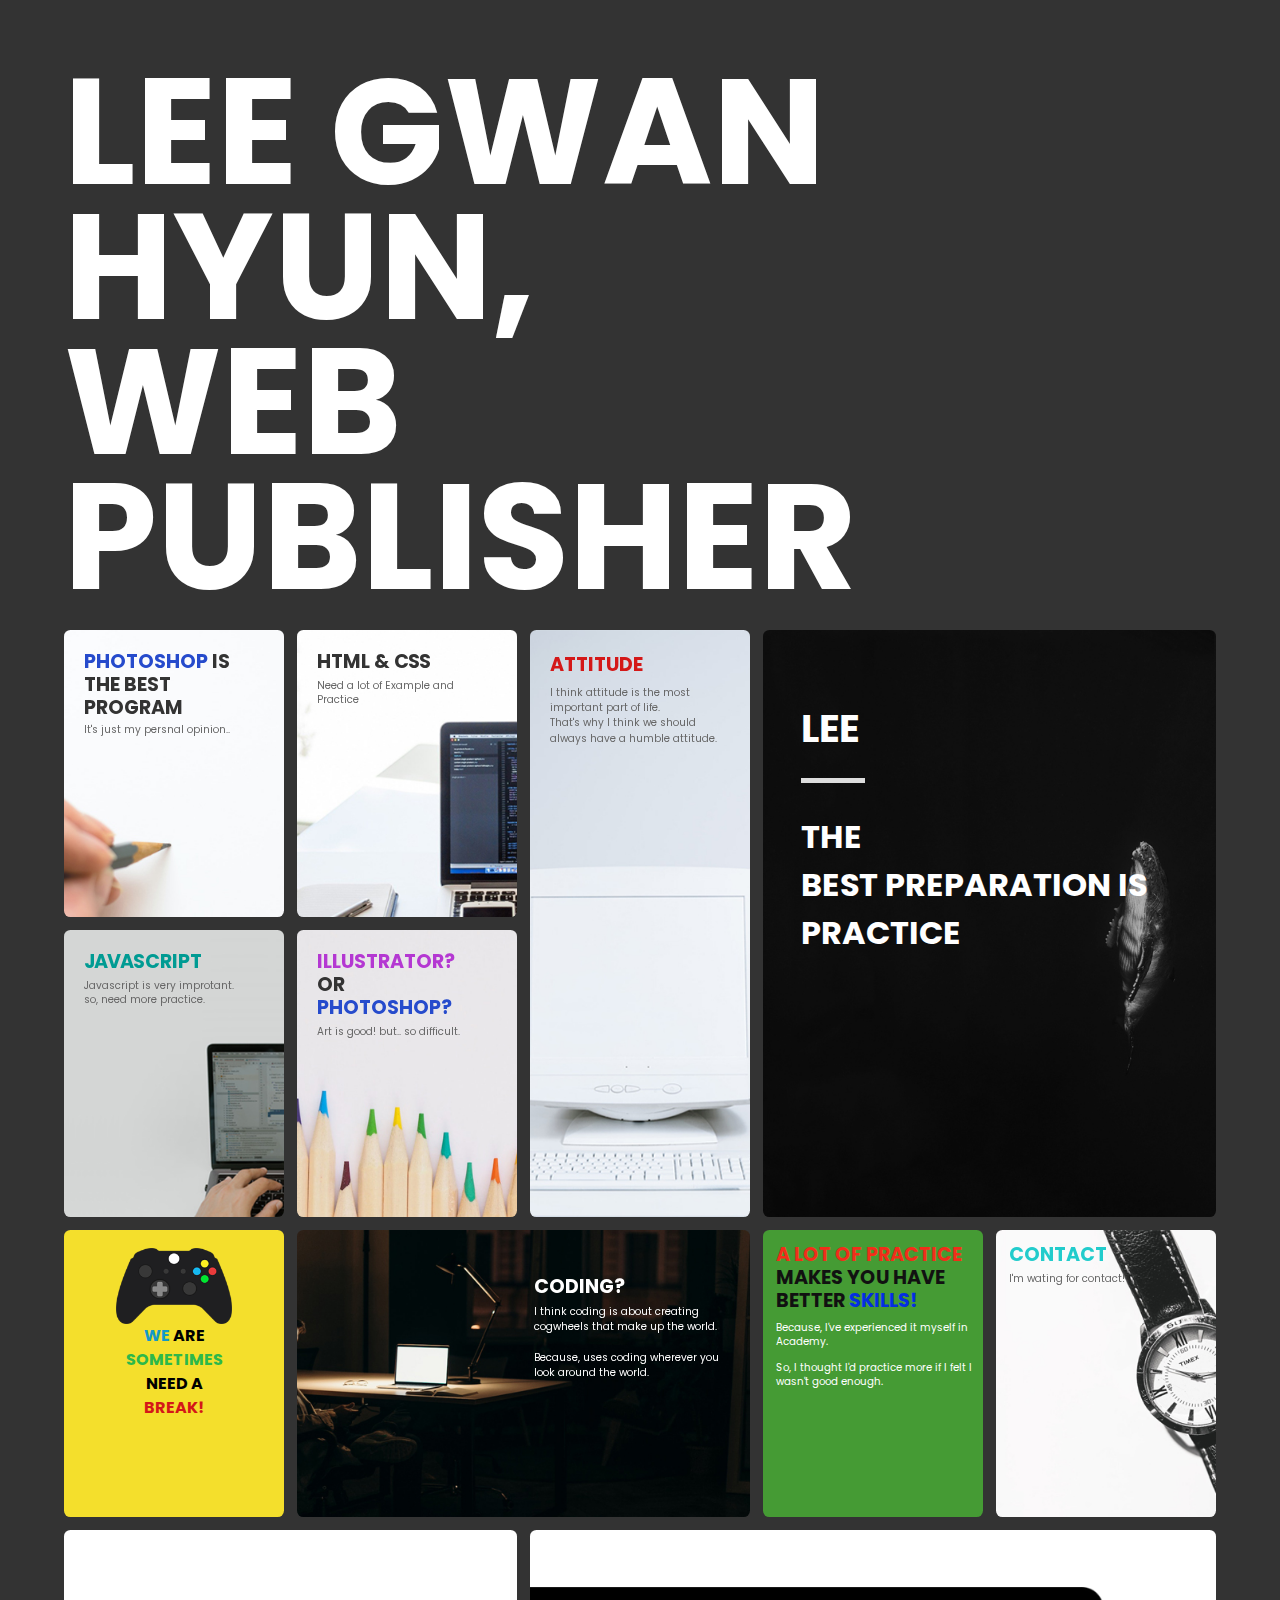
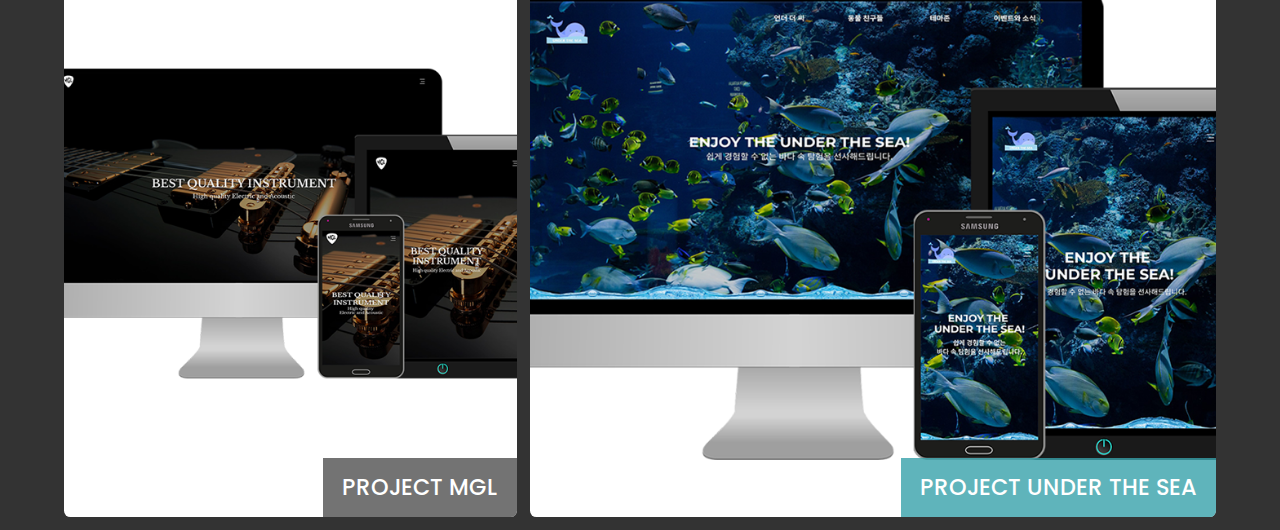
<file: 01_Porfolio/root/index.html>
<!doctype html>
<html lang="ko">
<head>
	<meta charset="utf-8">
	<title>Portfolio</title>
	<meta name="viewport" content="width=device-width">
	<link rel="stylesheet" href="css/reset.css" type="text/css">
	<link rel="stylesheet" href="css/common.css" type="text/css">
	<link rel="stylesheet" href="css/index.css" type="text/css">
	<style type="text/css">
		
	</style>
	<script type="text/javascript" src="js/jquery-3.2.1.min.js"></script>
	<script type="text/javascript">
	$(document).ready(function(){
		
		$("#profile").click(function () {
			$("#inner_profile").css("display", "block");
		});
		
		$("button.closed").click(function () {
			$("div.popup_wrap").css("display", "none");
		});

		$("#mgl").click(function () {
			$("#inner_mgl").css("display", "block");
		});
		
		$("button.closed").click(function () {
			$("div.popup_wrap").css("display", "none");
		});

		$("#under_the_sea").click(function () {
			$("#inner_under_the_sea").css("display", "block");
		});
		
		$("button.closed").click(function () {
			$("div.popup_wrap").css("display", "none");
		});
	});
	
	</script>
</head>

<body>

	<section class="visual">
		<h1 class="blind">Portfolio</h1>
		<p>LEE GWAN HYUN,<br>WEB<br>PUBLISHER</p>
	</section>

	<div class="parent">
		<div class="child_wrap">
			<div class="child_wrap_inner">
				<div class="child_01">
					<h2 class="blind">photoshop</h2>
					<img src="images/grid_img_01.jpg" alt="photoshop">
					<div class="text_wrap">
						<p class="title"><span>PHOTOSHOP</span> IS THE BEST PROGRAM</p>
						<p class="desc">It's just my persnal opinion..</p>
					</div>
				</div>
				<div class="child_01_sub">
					<img src="images/grid_img_01.jpg" alt="photoshop_hover">
					<h2 class="blind">photoshop2</h2>
					<div class="text_wrap">
						<p class="title">포토샵</p>
						<p class="desc">
							제 생각으로는 세상에서 가장 잘 만든 프로그램이라고 생각합니다.<br><br>
							전문적인 지식이 아니더라도, 몇 가지의 기능만 알고 있다면 누구든지 사용할 수 있기 때문입니다.
						</p>
					</div>
				</div>
			</div>
		</div>
		
		<div class="child_wrap">
			<div class="child_wrap_inner">
				<div class="child_02">
					<h2 class="blind">html</h2>
					<img src="images/grid_img_02.jpg" alt="html">
					<div class="text_wrap">
						<p class="title">HTML & <span>CSS</span></p>
						<p class="desc">Need a lot of Example and Practice</p>
					</div>
				</div>
				<div class="child_02_sub">
					<img src="images/grid_img_02.jpg" alt="html_hover">
					<h2 class="blind">html</h2>
					<div class="text_wrap">
						<p class="title">HTML과 CSS</p>
						<p class="desc">
							관리자 도구를 통해서 빠른 오류 제어와 수정을 할 수 있는, 간결하고 좋은 언어라고 생각합니다.<br>
						</p>
						<p class="desc">많은 예제를 보고서 연습을 충분히 하면 좋은 결과가 나올 것이라 생각합니다.</p>
					</div>
				</div>
			</div>
		</div>
		
		<div class="child_wrap">
			<div class="child_wrap_inner">
				<div class="child_03">
					<h2 class="blind">javascript</h2>
					<img src="images/grid_img_03.jpg" alt="js">
					<div class="text_wrap">
						<p class="title"><span>JAVA</span>SCRIPT</p>
						<p class="desc">Javascript is very improtant.<br> so, need more practice.</p>
					</div>
				</div>
				<div class="child_03_sub">
					<img src="images/grid_img_03.jpg" alt="js_hover">
					<h2 class="blind">html</h2>
					<div class="text_wrap">
						<p class="title">자바스크립트</p>
						<p class="desc">
							HTML을 받쳐주는 필수요소이자 HTML의 완성이라고 생각합니다.<br>
							그만큼 중요하지만 어렵다고 생각하고 있습니다.
						</p>
						<p class="desc"> HTML과 같이 많은 예제를 살펴보고 많은 연습이 필요하다고 생각합니다.</p>
					</div>
				</div>
			</div>
		</div>

		<div class="child_wrap">
			<div class="child_wrap_inner">
				<div class="child_04">
					<h2 class="blind">illustrator</h2>
					<img src="images/grid_img_04.jpg" alt="illustrator">
					<div class="text_wrap">
						<p class="title"><span>ILLUSTRATOR?</span><br>OR<br><span>PHOTOSHOP?</span></p>
						<p class="desc">Art is good! but.. so difficult.</p>
					</div>
				</div>
				<div class="child_04_sub">
					<img src="images/grid_img_04.jpg" alt="illustrator_hover">
					<h2 class="blind">html</h2>
					<div class="text_wrap">
						<p class="title">일러스트레이터</p>
						<p class="desc">
							일러스트레이터는 사용하기 어렵게 느끼지만, 요소들을 개성있게 꾸미는 것에 메리트가 있다고 생각합니다.<br><br>
							포토샵과 함께 사용하면 큰 시너지를 일으킨다고 생각합니다.
						</p>
					</div>
				</div>
			</div>
		</div>
		
		<div class="child_wrap_02">
			<div class="child_wrap_inner_02">
				<div class="child_05">
					<h2 class="blind">attitude</h2>
					<img src="images/grid_img_05.jpg" alt="attitude">
					<div class="text_wrap">
						<p class="title"><span>ATTITUDE</span></p>
						<p class="desc">I think attitude is the most important part of life.<br>
						That's why I think we should always have a humble attitude. </p>
					</div>
				</div>
				<div class="child_05_sub">
					<img src="images/grid_img_05.jpg" alt="attitude_hover">
					<h2 class="blind">html</h2>
					<div class="text_wrap">
						<p class="title">나의 태도</p>
						<p class="desc">
							사람에 대한 태도는 삶에서 가장 중요하다고 생각합니다.<br>
							올바른 커뮤니케이션을 위해서 누군가와 이야기할 때, 말을 경청하는 자세도 함께 가져야한다고 생각합니다.<br>
							남의 말을 경청하지 않으면서 자신의 말만 경청해달라는 것은 큰 모순 점이라고 생각합니다.<br><br>
							그런 점을 인지해 항상 겸손하게 행동하고, 타인의 말을 경청하는 태도를 하고 있습니다.
						</p>
					</div>
				</div>
			</div>
		</div>
		
		<div class="child_06">
			<button id="profile">
				<h2 class="blind">profile</h2>
				<img src="images/grid_img_06.jpg" alt="profile">
				<div class="text_wrap">
					<p class="title">LEE</p>
					<p class="center_line"><span class="blind">line</span></p>
					<p class="desc">
						THE <br>
						BEST PREPARATION IS<br> 
						PRACTICE
					</p>
				</div>
			</button>
		</div>

		<div class="child_07">
			<div class="text_wrap">
				<img src="images/grid_img_07.png" alt="게임 컨트롤러">
				<p class="title">
					<span>WE</span> ARE<br>
					<span>SOMETIMES</span><br>
					NEED A<br>
					<span>BREAK!</span>
				</p>
			</div>
		</div>
		
		<div class="child_wrap_03">
			<div class="child_wrap_inner_03">
				<div class="child_08">
					<img src="images/grid_img_08.jpg" alt="코딩에 대한 나의 생각">
					<div class="text_wrap">
						<p class="title">CODING?</p>
						<p class="desc">
							I think coding is about creating cogwheels that make up the world.<br><br>
							Because, uses coding wherever you look around the world.
						</p>
					</div>
				</div>
				<div class="child_08_sub">
					<img src="images/grid_img_08.jpg" alt="coding_hover">
					<h2 class="blind">html</h2>
					<div class="text_wrap">
						<p class="title">코딩</p>
						<p class="desc">
							코딩은 세상을 구성하는 가장 중요한 요소이자 톱니바퀴 같은 존재 라고 생각합니다.<br>
							도심 속, 우리가 사용하는 키오스크같이 어디를 둘러봐도 코딩으로 이루어진 것을 볼 수 있다고 생각합니다.<br><br>
						</p>
						<p class="desc">
							신호를 기다리면서 신호등을 봐도 시간에 맞춰서 딱딱 변하는게 코딩으로 이루어진게 아닐까 라는 생각을 하기도 합니다.
						</p>
					</div>
				</div>
			</div>
		</div>
		
		<div class="child_09">
			<div class="text_wrap">
				<p class="title"><span>A LOT OF PRACTICE</span> MAKES YOU HAVE BETTER <span>SKILLS!</span></p>
				<p class="desc">
					Because, I've experienced it myself in Academy.<br><br>
				</p>
				<p class="desc">So, I thought I'd practice more if I felt I wasn't good enough.</p>
			</div>
		</div>
		
		<div class="child_wrap">
			<div class="child_wrap_inner">
				<div class="child_10">
					<img src="images/grid_img_10.jpg" alt="contact">
					<div class="text_wrap">
						<p class="title">CONTACT</p>
						<p class="desc">I'm wating for contact!</p>
					</div>
				</div>
				<div class="child_10_sub">
					<img src="images/grid_img_10.jpg" alt="contact_hover">
					<h2 class="blind">contact</h2>
					<div class="text_wrap">
						<p class="title">연락처</p>
						<p class="desc">
							TEL : 010-9377-6985<br><br>
							SNS : <a href="https://www.facebook.com/profile.php?id=100005092418030">페이스북 링크</a><br><br>
							E-MAIL : rjqnrdl6995@naver.com
						</p>
					</div>
				</div>
				
			</div>
		</div>
		
		<div class="child_11">
			<button id="mgl">
				<img src="images/img_mgl.png" alt="MGL">
				<div class="text_wrap">
					<p class="title">PROJECT MGL</p>
				</div>
			</button>
		</div>
		
		<div class="child_12">
			<button id="under_the_sea">
				<img src="images/img_underthesea.png" alt="underthesea">
				<div class="text_wrap">
					<p class="title">PROJECT UNDER THE SEA</p>
				</div>
			</button>
		</div>
		
	</div>

	<!-- ******************************************************************* -->

	<div id="inner_profile" class="popup_wrap">
		<h2 class="blind">프로필 팝업</h2>
		<button class="closed"><img src="images/img_closed_btn.png" alt="closed_button"></button>
		<div class="inner">
			<div class="contents">
				<div class="profile">
					<ul class="my_info">
						<li><p class="info_prof">PROFILE</p></li>
						<li><p class="info_line"><span class="blind">중간선</span></p></li>
						<li class="persona">
							<p class="i_sub">INFORMATION</p>
							<p>이 관 현 / <span>1997. 10. 17</span></p>
							<p>010. 9377. 6985</p>
							<p>rjqnrdl6995@naver.com</p>
						</li>
						<li class="education">
							<p class="i_sub">EDUCATION</p>
							<p><span>2016 ~ 2022. 02</span> 부천대학교 <br>소프트웨어과 졸업</p>
							<p><span>2021. 07</span> 제펫 스튜디오 현장 실습 <br>포토샵 과정 수료</p>
							<p><span>2022. 10</span> UI/UX <br>웹 디자인 웹 퍼블리싱 과정 수료</p>
						</li>
							
					</ul>
					<ul class="my_edu">
						<li class="pop_box js">
							<img class="pop_img" src="images/Javascript.png" alt="자바스크립트 아이콘">
							<p class="line"><span class="blind">중간선</span></p>
							<p class="txt">코드를 보고서 이해하는 능력이 빠르다고 생각합니다. 기본적인 문법과 플러그인을 사용할 수 있고, 자체적인 코드를 작성할 수 있습니다.</p>
						</li>
						<li class="pop_box photoshop">
							<img class="pop_img" src="images/Photoshop.png" alt="포토샵 아이콘">
							<p class="line"><span class="blind">중간선</span></p>
							<p class="txt">포토샵과 일러스트레이터를 사용할 수 있습니다.<br> 웹 페이지의 시안 디자인과
							시안에 필요한 아이템들의 제작이 가능합니다. </p>
						</li>
						<li class="pop_box html">
							<img class="pop_img" src="images/html.png" alt="HTML, CSS 아이콘">
							<p class="line"><span class="blind">중간선</span></p>
							<p class="txt">기기, 브라우저에 최적화된 퍼블리싱을 합니다.<br>
							웹 표준/접근성을 이해하고, 다양한 종류와 하위 버전 브라우저에 맞게 마크업 합니다.</p>
						</li>
						<li class="pop_box jquery">
							<img class="pop_img" src="images/jquery.png" alt="제이쿼리 아이콘">
							<p class="line"><span class="blind">중간선</span></p>
							<p class="txt">자바스크립트와 마찬가지로<br>제이쿼리도 기본적인 문법의 사용과 플러그인을 사용할 수 있으며, 자체적인 코드를 작성할 수 있습니다.</p>
						</li>
					</ul>
				</div>
			</div>
		</div>
	</div>
	
	<div id="inner_mgl" class="popup_wrap">
		<h2 class="blind">MGL 팝업</h2>
		<button class="closed"><img src="images/img_closed_btn.png" alt="closed_button"></button>
		<div class="inner">
			<div class="contents">
				<div class="m_work_01">
					<h2 class="m_title">MGL(Music Gear Lounge)</h2>
					<p class="m_line"><span class="blind">중간선</span></p>
					<div class="m_inner_wrap">
						<p class="m_sub_title">Personal Project</p>
						<p>
							브라우저에 따른 크로스 브라우징과 접근성 등을 고려해 만든 반응형 웹 사이트입니다.<br>
							직접 하드 코딩한 사이트이며, 기존에 있는 브랜드들과는 어떤 차이점을 둬야 할까 라는 생각을 했습니다.<br><br>
							다른 브랜드들의 홈페이지를 보면서 느낀 점은 신제품에 초점을 두고 있는 것이라고 생각하였습니다.
							그렇기에, 사이트에서 판매되는 큰 주제를 가진 제품군을 강조하는 모습의 디자인으로 만들자는 결론을 두고 제작하였습니다.
						</p>
						<a href="http://rjqnrdl6995.dothome.co.kr/Project_01">웹 사이트로 바로가기 &nbsp&nbsp＞</a>
					</div>
					<div class="m_image_wrap">
						<img src="images/mgl_index.jpg" alt="mgl 인덱스">
						<div class="img_shadow"></div>
						<img src="images/mgl_desktop_sub.png" alt="mgl 데스크탑">
						<img src="images/mgl_tablet_sub.png" alt="mgl 태블릿">
						<img src="images/mgl_mobile_sub.png" alt="mgl 모바일">
					</div>
				</div>
				<div class="m_work_02">
					<h2 class="m_title">Design Concept</h2>
					<p class="m_line"><span class="blind">중간선</span></p>
					<div class="m_inner_wrap_02">
						<p class="m_sub_title">Conept</p>
						<div class="concept">
							<div class="concept_01">Calmness</div>
							<div class="concept_02">Pointy</div>
							<div class="concept_03">Clean</div>
						</div>
						<p class="m_sub_title">Colors</p>
						<div class="color">
							<div class="c_shape_01">
								<p class="circle"><span class="blind">circle</span></p>
								<p>#1E1E1E</p>
							</div>
							<div class="c_shape_02">
								<p class="circle"><span class="blind">circle</span></p>
								<p>#C02020</p>
							</div>
							<div class="c_shape_03">
								<p class="circle"><span class="blind">circle</span></p>
								<p>#E8E8E8</p>
							</div>
						</div>
						<p class="m_sub_title">Font</p>
						<div class="font">
							<p class="font_sub">H1</p>
							<p class="font_sub">Aa</p>
							<p class="font_sub">Aa</p>
							<p class="font_txt">Libre Baskerville</p>
							<p class="font_txt">Noto Sans KR</p>
							<p class="font_txt">Montserrat</p>
						</div>
						<p class="m_sub_title">Logo</p>
						<div class="logo">
							<img src="images/img_logo.jpg" alt="mgl로고">
							<p>
								기타의 상징은 피크다 라는 생각이 들었습니다.<br>
								단순한 모양이지만 다른 브랜드들이 글자 만으로 로고를 제작한 것을 생각했고 
								눈길을 사로잡기 위해서 도형이 필요하지 않을까 라는 생각으로 로고를 제작하게 되었습니다.
							</p>
						</div>
					</div>
				</div>
				<div class="m_work_03">
					<h2 class="m_title">01</h2>
					<div class="m_inner_wrap_03">
						<p class="m_sub_title">DESKTOP</p>
						<img class="desk" src="images/img_m_desktop.png" alt="데스크탑 전체">
						<p>
							반응형 사이트에 용이하도록, 12단 그리드에 맞춰서<br> 제작하였습니다.<br>
							인덱스 페이지는 Visual / New Product / Product / Promo / Event 로 5가지 섹션으로 이루어져 있습니다.
						</p>
					</div>
					<h2 class="m_title">02</h2>
					<div class="m_inner_wrap_03">
						<p class="m_sub_title">TABLET</p>
						<img class="desk" src="images/img_m_tablet.png" alt="태블릿 전체">
						<p>
							6단 그리드에 맞춰서 제작하였습니다.<br>
							헤더의 네비게이션을 오른쪽으로 배치시켜 사용성을 높였고, 조정이 필요한 요소들을 조정하였습니다. 데스크탑에서 마우스를 올려서 확인하는 요소들을 한눈에 볼 수 있도록 조정하였습니다.
						</p>
					</div>
					<h2 class="m_title">03</h2>
					<div class="m_inner_wrap_03">
						<p class="m_sub_title">MOBILE</p>
						<img class="desk" src="images/img_m_mobile.png" alt="모바일 전체">
						<p>
							4단 그리드에 맞춰서 제작하였습니다.<br>
							태블릿과 마찬가지로 데스크탑에서 마우스를 올려서 확인하는 요소들을 한눈에 볼 수 있도록 조정하였습니다. <br>그리고, 크기 조정이 필요한 요소들을 조정 했습니다.
						</p>
					</div>
				</div>
			</div>
		</div>
	</div>

	<div id="inner_under_the_sea" class="popup_wrap">
		<h2 class="blind">UNDER THE SEA 팝업</h2>
		<button class="closed"><img src="images/img_closed_btn.png" alt="closed_button"></button>
		<div class="inner">
			<div class="contents">
				<div class="u_work_01">
					<h2 class="u_title">Under The Sea</h2>
					<p class="u_line"><span class="blind">중간선</span></p>
					<div class="u_inner_wrap">
						<p class="u_sub_title">Personal Project</p>
						<p>
							브라우저에 따른 크로스 브라우징과 접근성 등을 고려해 만든 반응형 웹 사이트입니다.<br>
							직접 하드 코딩한 사이트이며, 기존에 있는 아쿠아리움들과 비슷하지만 다른 느낌을 줄 수 있게 하자는 생각으로 제작하였습니다.<br><br>
							홈페이지를 제작하면서 느낀 점은 주 고객이 어린아이들이니 비주얼적인 요소를 높이는 것이 좋을 것이라고 생각했습니다.
							그렇기에, 섹션과 섹션이 시작되는 경계선에 물결 모양 이미지를 넣는 등 비주얼 요소를 높이려고 했습니다. 
						</p>
						<a href="http://rjqnrdl6995.dothome.co.kr/Project_01">웹 사이트로 바로가기 &nbsp&nbsp＞</a>
					</div>
					<div class="u_image_wrap">
						<img src="images/under_index.jpg" alt="mgl 인덱스">
						<div class="img_shadow"></div>
						<img src="images/underthesea_desktop_sub.png" alt="mgl 데스크탑">
						<img src="images/underthesea_tablet_sub.png" alt="mgl 태블릿">
						<img src="images/underthesea_mobile_sub.png" alt="mgl 모바일">
					</div>
				</div>
				<div class="u_work_02">
					<h2 class="u_title">Design Concept</h2>
					<p class="u_line"><span class="blind">중간선</span></p>
					<div class="u_inner_wrap_02">
						<p class="u_sub_title">Conept</p>
						<div class="concept">
							<div class="concept_01">Splendor</div>
							<div class="concept_02">Comport</div>
							<div class="concept_03">Visual</div>
						</div>
						<p class="u_sub_title">Colors</p>
						<div class="color">
							<div class="c_shape_01">
								<p class="circle"><span class="blind">circle</span></p>
								<p>#4DA6FF</p>
							</div>
							<div class="c_shape_02">
								<p class="circle"><span class="blind">circle</span></p>
								<p>#D3EBF8</p>
							</div>
							<div class="c_shape_03">
								<p class="circle"><span class="blind">circle</span></p>
								<p>#91A9FF</p>
							</div>
						</div>
						<p class="u_sub_title">Font</p>
						<div class="font">
							<p class="font_sub">H1</p>
							<p class="font_sub">Aa</p>
							<p class="font_txt">Noto Sans KR</p>
							<p class="font_txt">Montserrat</p>
						</div>
						<p class="u_sub_title">Logo</p>
						<div class="logo">
							<img src="images/img_u_logo.png" alt="under the sea로고">
							<p>
								아이들이 좋아하는 해양 생물이 뭘지 생각했습니다.<br>
								그렇게 상어와 고래 중에 더 친근한 이미지인 고래를 고르게 되었습니다.
								배경이 대체적으로 밝은편이라고 생각하여 조금 밝은 느낌으로 만들었으며, 폰트가 잘 보일 수 있도록 파도가 치는 그림을 뒤에 붙였습니다.
							</p>
						</div>
					</div>
				</div>
				<div class="u_work_03">
					<h2 class="u_title">01</h2>
					<div class="u_inner_wrap_03">
						<p class="u_sub_title">DESKTOP</p>
						<img class="desk" src="images/img_u_desktop.png" alt="데스크탑 전체">
						<p>
							반응형 사이트에 용이하도록, 12단 그리드에 맞춰서<br> 제작하였습니다.<br>
							인덱스 페이지는 Visual / Education / Promo / Information / Theme / New 로 6가지 섹션으로 이루어져 있습니다.
						</p>
					</div>
					<h2 class="u_title">02</h2>
					<div class="u_inner_wrap_03">
						<p class="u_sub_title">TABLET</p>
						<img class="desk" src="images/img_u_tablet.png" alt="태블릿 전체">
						<p>
							6단 그리드에 맞춰서 제작하였습니다.<br>
							헤더의 네비게이션을 버튼으로 바꾸어 사용자의 편의성과 활용도를 늘렸고, 데스크탑에서 클릭해서 보는 요소들을 한눈에 볼 수 있도록 조정하였습니다.
						</p>
					</div>
					<h2 class="u_title">03</h2>
					<div class="u_inner_wrap_03">
						<p class="u_sub_title">MOBILE</p>
						<img class="desk" src="images/img_u_mobile.png" alt="모바일 전체">
						<p>
							4단 그리드에 맞춰서 제작하였습니다.<br>
							태블릿과 마찬가지로 데스크탑에서 클릭해서 보는 요소들을 한눈에 볼 수 있도록 조정하였습니다. <br>그리고, 크기 조정이 필요한 요소들을 조정 했습니다.
						</p>
					</div>
				</div>
			</div>
		</div>
	</div>
		
		
</body>

</html>
</file>
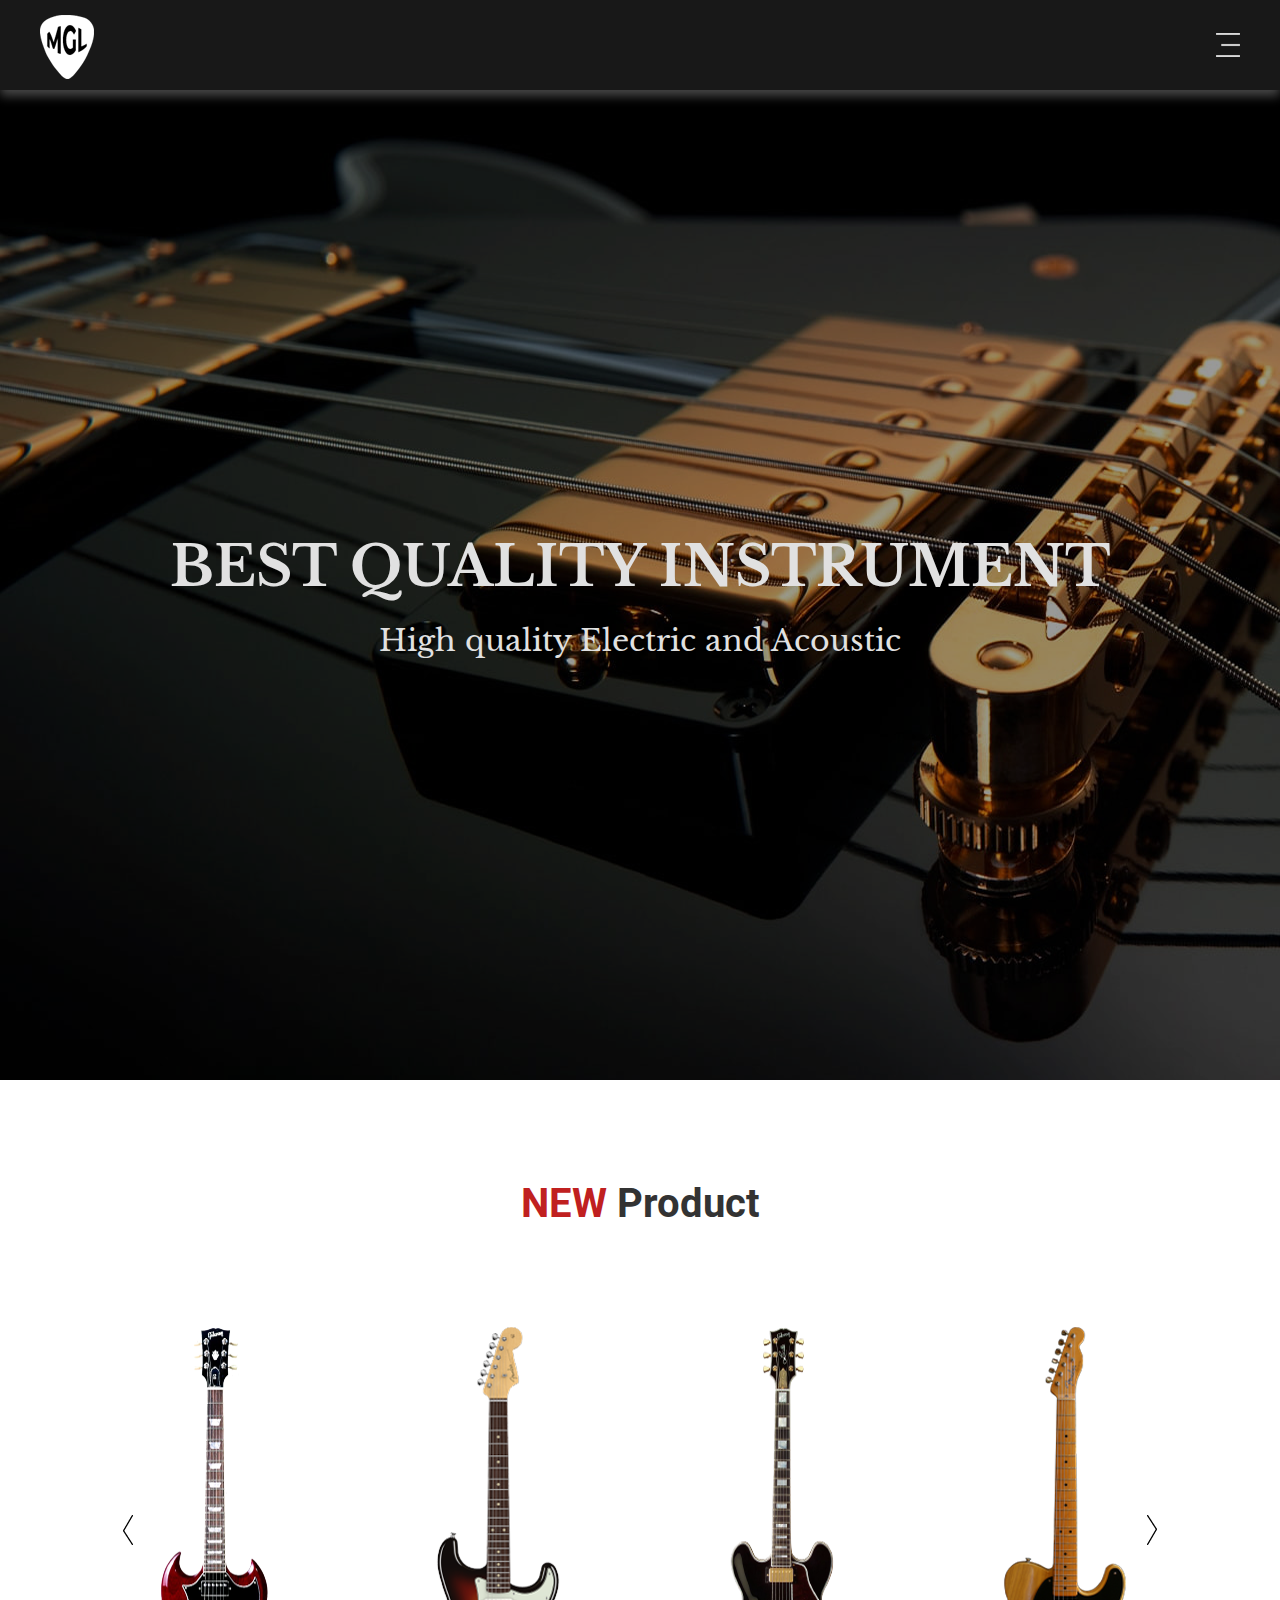
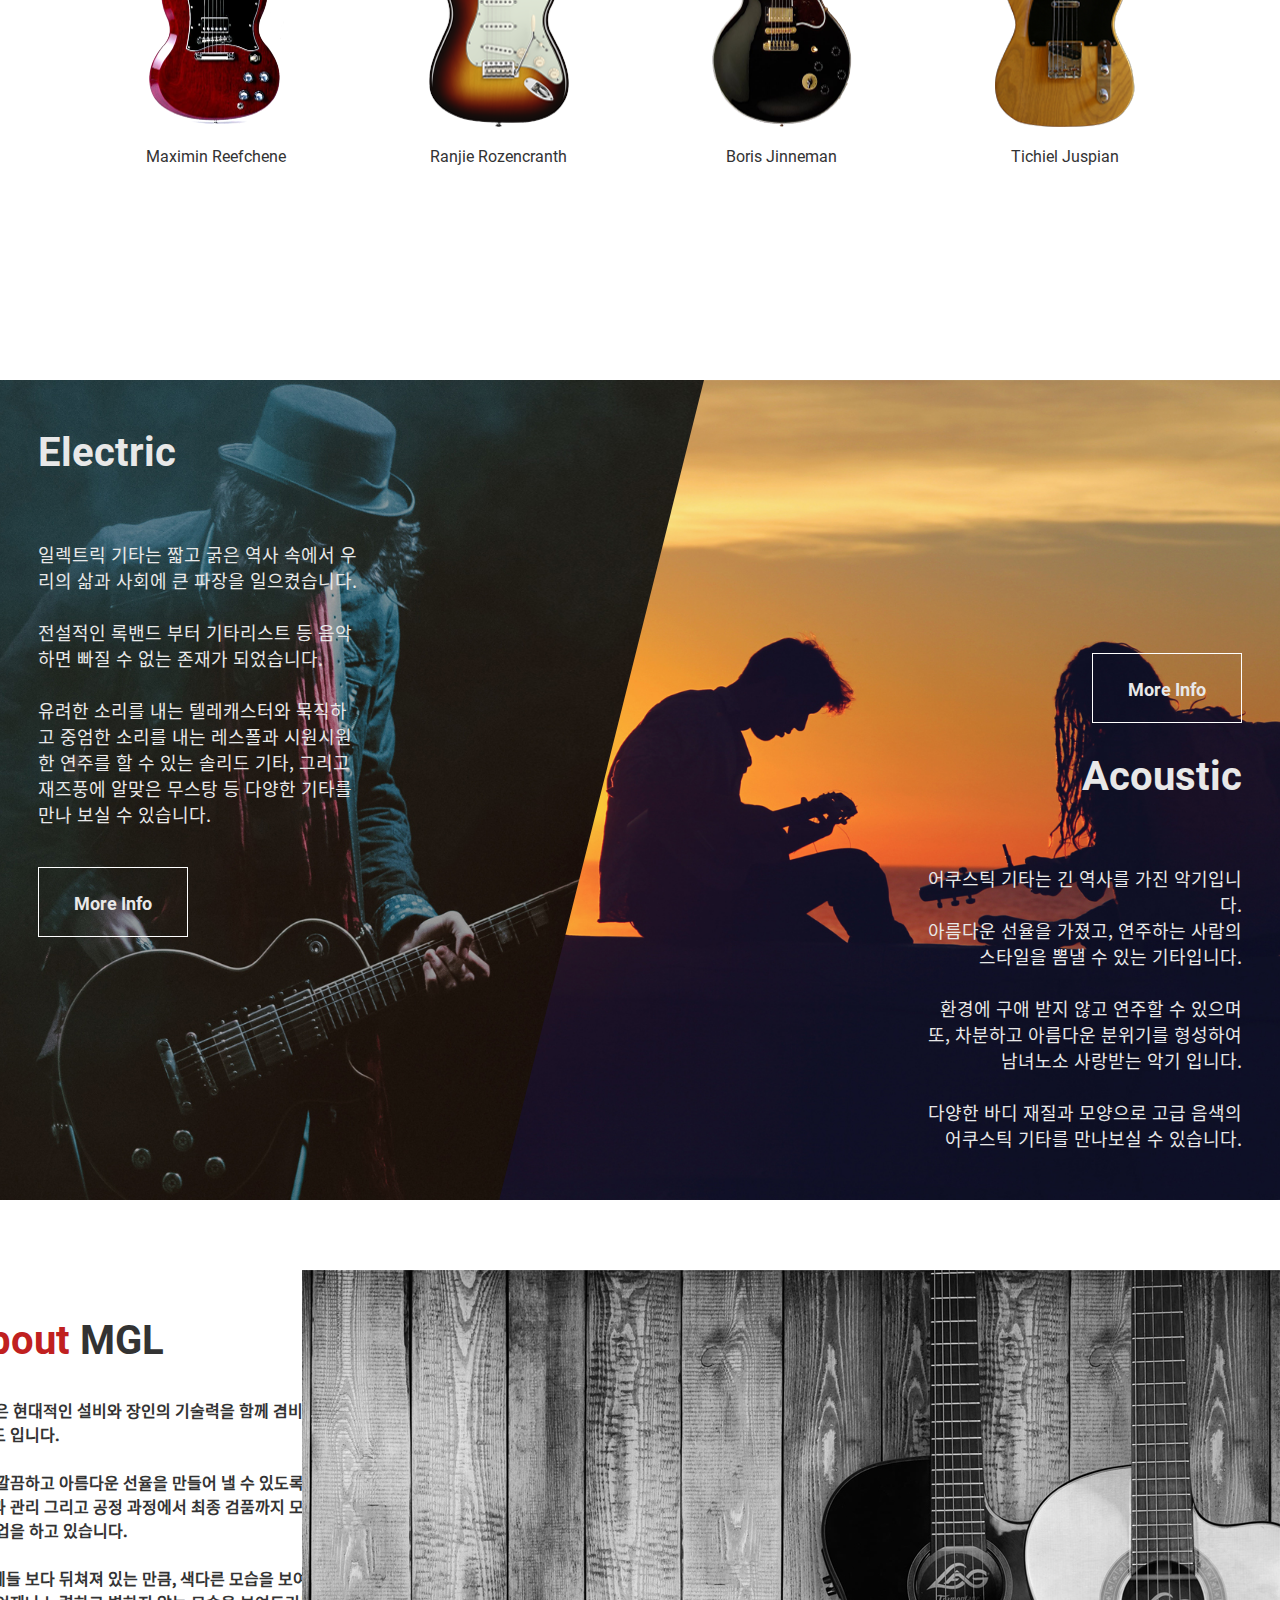
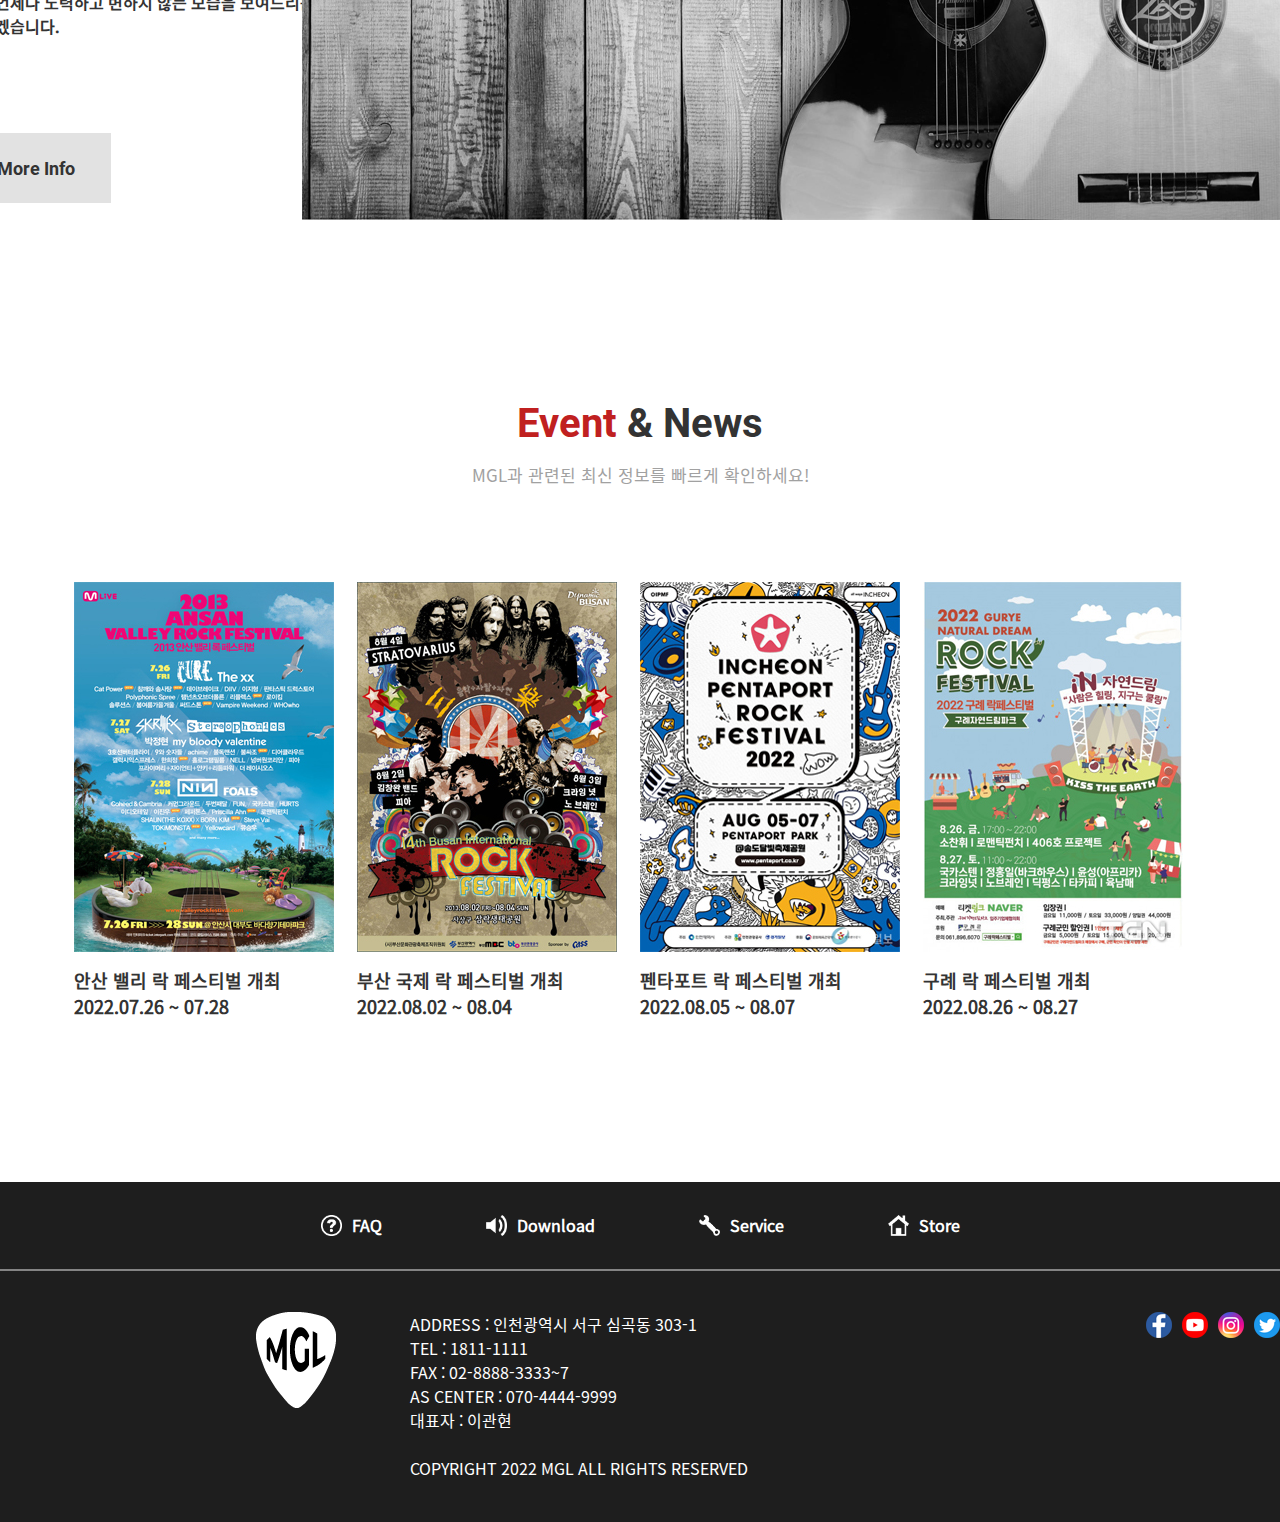
<file: 02_MGL/root/index.html>
<!doctype html>
<html lang="ko">
<head>
	<meta charset="utf-8">
	<title>Music Gear Lounge</title>
	<meta name="viewport" content="width=device-width" />
	<link rel="stylesheet" href="css/reset.css" type="text/css">
	<link rel="stylesheet" href="css/common.css" type="text/css">
	<link rel="stylesheet" href="css/index.css" type="text/css">

	<style type="text/css">
		
		
	</style>
	<!-- [if lt IE 9] 
		<script src="js/html5shiv.js"></script>
	<![endif] -->
	<script src="js/index.js"></script>
	<script src="js/common.js"></script>
</head>

<body>
	
	<header class="">
		<h1><a href="index.html"><span class="blind">MGL Logo</span></a></h1>
		<button id="nav_btn" class="btn_menu_01"><span class="blind">Menu Button1</span></button>
		<nav id="gnb">
			<ul class="clearfix">
				<li>
				<button class="title btn_sub"><span class="colored">Electric</span> by Model</button>
					<ul class="sub_01">
						<li><a class="sub_title" href="http://www.naver.com"">Solid Guitar</a></li>
						<li><a class="sub_title" href="#">Les Paul Guitar</a></li>
						<li><a class="sub_title" href="#">Telecaster Guitar</a></li>
						<li><a class="sub_title" href="#">Stereocaster Guitar</a></li>
						<li><a class="sub_title" href="#">Mustang Guitar</a></li>
					</ul>
				</li>
				<li>
					<button class="title btn_sub"><span class="colored">Acoustic</span> by Model</button>
					<ul class="sub_02">
						<li><a class="sub_title" href="#">Concerto Style</a></li>
						<li><a class="sub_title" href="#">Redondo Style</a></li>
						<li><a class="sub_title" href="#">Malibu Style</a></li>
						<li><a class="sub_title" href="#">Dreadnought Style</a></li>
						<li><a class="sub_title" href="#">Auditorium Style</a></li>
						<li><a class="sub_title" href="#">Jumbo Style</a></li>
					</ul>
				</li>
				<li>
					<button class="title btn_sub"><span class="colored">Electric</span> by Series</button>
					<ul class="sub_03">
						<li><a class="sub_title" href="#">MGL Original</a></li>
						<li><a class="sub_title" href="#">Antique Like</a></li>
						<li><a class="sub_title" href="#">Artists Collaboration</a></li>
						<li><a class="sub_title" href="#">Designer Collection</a></li>
					</ul>
				</li>
				<li>
					<button class="title btn_sub"><span class="colored">Acoustic</span> by Model</button>
					<ul class="sub_04">
						<li><a class="sub_title" href="#">MGL Original</a></li>
						<li><a class="sub_title" href="#">Antique Like</a></li>
						<li><a class="sub_title" href="#">Artists Collaboration</a></li>
						<li><a class="sub_title" href="#">Designer Collection</a></li>
					</ul>
				</li>
				<li>
				<button class="title btn_sub">Event</button>
					<ul class="sub_05">
						<li><a class="sub_title" href="#">Guitar Making Plan</a></li>
						<li><a class="sub_title" href="#">Week's Discount</a></li>
						<li><a class="sub_title" href="#">Your Performance</a></li>
						<li><a class="sub_title" href="#">Rock Festival Held Soon</a></li>
					</ul>
				</li>
				<li>
					<button class="title btn_sub" href="#">FAQ & Mail</button>
					<ul class="sub_06">
						<li><a class="sub_title" href="#">General FAQ</a></li>
						<li><a class="sub_title" href="#">Warranty FAQ</a></li>
						<li><a class="sub_title" href="#">Technical FAQ</a></li>
						<li><a class="sub_title" href="#">Send Q&A Mail</a></li>
					</ul>
				</li>
				<li>
					<button class="title btn_sub" href="#">News & Artists</button>
					<ul class="sub_07">
						<li><a class="sub_title" href="#">Product News</a></li>
						<li><a class="sub_title" href="#">Artists News</a></li>
						<li><a class="sub_title" href="#">Another Brand News</a></li>
						<li><a class="sub_title" href="#">Artists Information</a></li>
					</ul>
				</li>
			</ul>
		</nav>
	</header>

	 <section class="visual">
		<h2><span class="blind">비주얼 섹션</span></h2>
		<div class="visual_wrap">
			<div class="bg_wrap">
				<picture>
					<source srcset="images/img_index_visual_M.png" media="(max-width: 767px)">
					<source srcset="images/img_index_visual_T.png" media="(min-width: 768px) and (max-width: 1024px)">
					<source srcset="images/img_index_visual_D.png" media="(max-width: 1025px)">
					<img src="images/img_index_visual_D.png" alt="어두운 배경과 검은색 기타">
				</picture>
			</div>
			<div class="txt_wrap">
				<p class="main_txt">BEST QUALITY INSTRUMENT</p>
				<p class="sub_txt">High quality Electric and Acoustic</p>
			</div>
		</div>
	 </section>

	 <section class="new_product">
		<h2><span class="blind">신제품 섹션</span></h2>
		<p class="section_title"><span class="front_color">NEW</span> Product</p>
			<div class="inner_wrap">
				<div class="view_mask">
					<ul id="inner_list" class="clearfix">
						<li>
							<a href="#">
								<div class="img_wrap"><img class="guitar" src="images/img_index_newproduct_01.png"></div>
								<p class="np_name">Maximin Reefchene</p>
							</a>
						</li>
						<li>
							<a href="#">
								<div class="img_wrap"><img class="guitar" src="images/img_index_newproduct_02.png"></div>
								<p class="np_name">Ranjie Rozencranth</p>
							</a>
						</li>
						<li>
							<a href="#">
								<div class="img_wrap"><img class="guitar" src="images/img_index_newproduct_03.png"></div>
								<p class="np_name">Boris Jinneman</p>
							</a>
						</li>
						<li>
							<a href="#">
								<div class="img_wrap"><img class="guitar" src="images/img_index_newproduct_04.png"></div>
								<p class="np_name">Tichiel Juspian</p>
							</a>
						</li>
						<li>
							<a href="#">
								<div class="img_wrap"><img class="guitar" src="images/img_index_newproduct_05.png"></div>
								<p class="np_name">Lucian Kaltz</p>
							</a>
						</li>
						<li>
							<a href="#">
								<div class="img_wrap"><img class="guitar" src="images/img_index_newproduct_06.png"></div>
								<p class="np_name">Anarose Tikaram</p>
							</a>
						</li>
					</ul>

				</div>
			</div>
			<button id="btn_prev" class="prev arrow"><span class="blind">prev</span></button>
			<button id="btn_next" class="next arrow"><span class="blind">next</span></button>
	 </section>

	 <section class="product">
		<h2><span class="blind">제품 섹션</span></h2>
		<p><span class="blind">Product</p>
			<div class="electric_wrap">
				<picture>
					<source srcset="images/img_product_electric_bg_M.png" media="(max-width: 767px)">
					<source srcset="images/img_product_electric_bg_D-T.jpg" media="(min-width: 768px) and (max-width: 1024px)">
					<source srcset="images/img_product_electric_bg_D-T.jpg" media="(max-width: 1025px)">
					<img src="images/img_product_electric_bg_D-T.jpg" alt="어두운 배경과 검은색 기타">
				</picture>
				<div class="elec_txt_wrap">
					<a href="#" class="electric_info">More Info</a>
					<p class="product_title">Electric</p>
					<p class="product_txt">
						일렉트릭 기타는 짧고 굵은 역사 속에서 우리의 삶과 사회에 큰 파장을 일으켰습니다.<br><br>
						전설적인 록밴드 부터 기타리스트 등 음악 하면 빠질 수 없는 존재가 되었습니다.<br><br>
						유려한 소리를 내는 텔레캐스터와 묵직하고 중엄한 소리를 내는 레스폴과 시원시원한 연주를 할 수 있는 솔리드 기타, 그리고 재즈풍에 알맞은 무스탕 등 다양한 기타를 만나 보실 수 있습니다.
					</p>
				</div>
				
			</div>
			<div class="acoustic_wrap">
				<picture>
					<source srcset="images/img_product_acoustic_bg_M.png" media="(max-width: 767px)">
					<source srcset="images/img_product_acoustic_bg_D.jpg" media="(min-width: 768px) and (max-width: 1024px)">
					<source srcset="images/img_product_acoustic_bg_D.jpg" media="(max-width: 1025px)">
					<img src="images/img_product_acoustic_bg_D.jpg" alt="노을을 등지고 있는 어쿠스틱 연주자 사진">
				</picture>
				<div class="acou_txt_wrap">
					<a href="#" class="acoustic_info">More Info</a>
					<p class="product_title">Acoustic</p>
					<p class="product_txt">
						어쿠스틱 기타는 긴 역사를 가진 악기입니다.<br>
						아름다운 선율을 가졌고, 연주하는 사람의 스타일을 뽐낼 수 있는 기타입니다.<br><br>
						환경에 구애 받지 않고 연주할 수 있으며 또, 차분하고 아름다운 분위기를 형성하여 남녀노소 사랑받는 악기 입니다.<br><br>
						다양한 바디 재질과 모양으로 고급 음색의 어쿠스틱 기타를 만나보실 수 있습니다.
					</p>
				</div>
			</div>
	 </section>

	 <section class="promo">
		<h2><span class="blind">프로모 섹션</span></h2>
		<div class="inner_wrap">
			<p class="section_title"><span class="front_color">About</span> MGL</p>
			<p class="promo_txt">
				MGL은 현대적인 설비와 장인의 기술력을 함께 겸비한 기타 브랜드 입니다.<br><br>
				항상 깔끔하고 아름다운 선율을 만들어 낼 수 있도록, 목재의 선택과 관리 그리고 공정 과정에서 최종 검품까지 모두 섬세한 작업을 하고 있습니다.<br><br>
				타업체들 보다 뒤쳐져 있는 만큼, 색다른 모습을 보여드리기 위해 언제나 노력하고 변하지 않는 모습을 보여드리는 MGL이 되겠습니다.
			</p>
			<a href="#" class="more">More Info</a>
		</div>
		<img src="images/img_promo_bg_sub_D.jpg" alt="회색 나무 질감 배경과 어쿠스틱 기타 두 정">
	 </section>

	 <section class="event">
		<h2><span class="blind">이벤트 섹션</span></h2>
		<p class="section_title"><span class="front_color">Event</span> & News</p>
		<p class="e_subtxt">MGL과 관련된 최신 정보를 빠르게 확인하세요!</p>
		<div class="inner_wrap">
			<div class="view_mask">
				<ul id="inner_list" class="clearfix">
					<li>
						<div class="picture_wrap img_wrap">
							<a href="#" class="ev_picture_01"><img src="images/img_evne_poster_01.jpg" alt="안산 밸리 락 페스티벌 포스터"><span class="blind">event 01</span>
							<p class="e_sub_title">안산 밸리 락 페스티벌 개최</p>
							<p class="date">2022.07.26 ~ 07.28</p>
							</a>
						</div>
					</li>
					<li>
						<div class="picture_wrap">
							<a href="#" class="ev_picture_02"><img src="images/img_evne_poster_02.jpg" alt="부산 국제 락 페스티벌 개최 포스터"><span class="blind">event 02</span>
							<p class="e_sub_title">부산 국제 락 페스티벌 개최</p>
							<p class="date">2022.08.02 ~ 08.04</p>
							</a>
						</div>
					</li>
					<li>
						<div class="picture_wrap">
							<a href="#" class="ev_picture_03"><img src="images/img_evne_poster_03.jpg" alt="펜타포트 락 페스티벌 포스터"><span class="blind">event 03</span>
							<p class="e_sub_title">펜타포트 락 페스티벌 개최</p>
							<p class="date">2022.08.05 ~ 08.07</p>
							</a>
						</div>
					</li>
					<li>
						<div class="picture_wrap">
							<a href="#" class="ev_picture_04"><img src="images/img_evne_poster_04.jpg" alt="구례 락 페스티벌 포스터"><span class="blind">event 04</span>
								<p class="e_sub_title">구례 락 페스티벌 개최</p>
								<p class="date">2022.08.26 ~ 08.27</p>
							</a>
						</div>
					</li>
					<li>
						<div class="picture_wrap">
							<a href="#" class="ev_picture_05"><img src="images/img_evne_poster_05.jpg" alt="광주 광산 락 페스티벌 포스터"><span class="blind">event 05</span>
								<p class="e_sub_title">광주 광산 락 페스티벌 개최</p>
								<p class="date">2022.10.19 ~ 10.20</p>
							</a>
						</div>
					</li>
					<li>
						<div class="picture_wrap">
							<a href="#" class="ev_picture_06"><img src="images/img_evne_poster_06.jpg" alt="렛츠 락 페스티벌 포스터"><span class="blind">event 06</span>
								<p class="e_sub_title">광주 광산 락 페스티벌 개최</p>
								<p class="date">2022.10.19 ~ 10.20</p>
							</a>
						</div>
					</li>
				</ul>
			<button id="btn_prev" class="prev arrow"><span class="blind">prev</span></button>
			<button id="btn_next" class="next arrow"><span class="blind">next</span></button>
			</div>
			
		</div>
	 </section>

	 <footer>
		<hr>
		<div class="footer_wrap">
			<div class="inner_wrap clearfix">
				<ul class="clearfix">
					<li>
						<a href="#" class="footer_ico"><img src="images/image_footer_ico_01.png" alt="FAQ 페이지 아이콘"><span>FAQ</span></a>
					</li>
					<li>
						<a href="#" class="footer_ico"><img src="images/image_footer_ico_02.png" alt="다운로드 페이지 아이콘"><span>Download</span></a>
					</li>
					<li>
						<a href="#" class="footer_ico"><img src="images/image_footer_ico_03.png" alt="서비스 페이지 아이콘"><span>Service</span></a>
					</li>
					<li>
						<a href="#" class="footer_ico"><img src="images/image_footer_ico_04.png" alt="스토어 페이지 아이콘"><span>Store</span></a>
					</li>
				</ul>
			</div>
			<div class="inner_wrap_sub">
				<a href="IndexMGL.html" class="footer_logo"><span class="blind">MGL Logo</span></a>
				<ul>
					<li>
						<p class="footer_txt">
							ADDRESS : 인천광역시 서구 심곡동 303-1<br>
							TEL : 1811-1111<br>
							FAX : 02-8888-3333~7<br>
							AS CENTER : 070-4444-9999<br>
							대표자 : 이관현<br><br>
							COPYRIGHT 2022 MGL ALL RIGHTS RESERVED
						</p>
					</li>
				</ul>
				<div class="sns_wrap">
					<a href="http://www.facebook.com" class="sns_ico"><span class="blind">SNS 01</span></a><!--
				 --><a href="http://www.youtube.com" class="sns_ico"><span class="blind">SNS 02</span></a><!--
				 --><a href="http://www.instagram.com" class="sns_ico"><span class="blind">SNS 03</span></a><!--
				 --><a href="http://www.twitter.com" class="sns_ico"><span class="blind">SNS 04</span></a>
				</div>
			</div>
		</div>
	</footer>


</body>

</html>
</file>
<file: 01_Porfolio/root/css/common.css>
@charset "utf-8";

/* noto-sans-kr-regular - latin_korean */
@font-face {
	font-family: 'NotoSansKR-Regular';
	src: url('../font/noto-sans-kr-v27-latin_korean-regular.eot'); /* IE9 Compat Modes */
	src: local('NotoSansKR-Regular'),
		url('../font/noto-sans-kr-v27-latin_korean-regular.eot?#iefix') format('embedded-opentype'), /* IE6-IE8 */
		url('../font/noto-sans-kr-v27-latin_korean-regular.woff2') format('woff2'), /* Super Modern Browsers */
		url('../font/noto-sans-kr-v27-latin_korean-regular.woff') format('woff'), /* Modern Browsers */
		url('../font/noto-sans-kr-v27-latin_korean-regular.ttf') format('truetype'), /* Safari, Android, iOS */
		url('../font/noto-sans-kr-v27-latin_korean-regular.svg#NotoSansKR') format('svg'); /* Legacy iOS */
}
/* noto-sans-kr-500 - latin_korean */
@font-face {
	font-family: 'NotoSansKR-Medium';
	src: url('../font/noto-sans-kr-v27-latin_korean-500.eot'); /* IE9 Compat Modes */
	src: local('NotoSansKR-Medium'),
		url('../font/noto-sans-kr-v27-latin_korean-500.eot?#iefix') format('embedded-opentype'), /* IE6-IE8 */
		url('../font/noto-sans-kr-v27-latin_korean-500.woff2') format('woff2'), /* Super Modern Browsers */
		url('../font/noto-sans-kr-v27-latin_korean-500.woff') format('woff'), /* Modern Browsers */
		url('../font/noto-sans-kr-v27-latin_korean-500.ttf') format('truetype'), /* Safari, Android, iOS */
		url('../font/noto-sans-kr-v27-latin_korean-500.svg#NotoSansKR') format('svg'); /* Legacy iOS */
}
/* noto-sans-kr-700 - latin_korean */
@font-face {
	font-family: 'NotoSansKR-Bold';
	src: url('../font/noto-sans-kr-v27-latin_korean-700.eot'); /* IE9 Compat Modes */
	src: local('NotoSansKR-Bold'),
		url('../font/noto-sans-kr-v27-latin_korean-700.eot?#iefix') format('embedded-opentype'), /* IE6-IE8 */
		url('../font/noto-sans-kr-v27-latin_korean-700.woff2') format('woff2'), /* Super Modern Browsers */
		url('../font/noto-sans-kr-v27-latin_korean-700.woff') format('woff'), /* Modern Browsers */
		url('../font/noto-sans-kr-v27-latin_korean-700.ttf') format('truetype'), /* Safari, Android, iOS */
		url('../font/noto-sans-kr-v27-latin_korean-700.svg#NotoSansKR') format('svg'); /* Legacy iOS */
}

/* libre-baskerville-regular - latin */
@font-face {
  font-family: 'LibreBaskerville-Regular';
  src: url('../font/libre-baskerville-v14-latin-regular.eot'); /* IE9 Compat Modes */
  src: local(''),
       url('../font/libre-baskerville-v14-latin-regular.eot?#iefix') format('embedded-opentype'), /* IE6-IE8 */
       url('../font/libre-baskerville-v14-latin-regular.woff2') format('woff2'), /* Super Modern Browsers */
       url('../font/libre-baskerville-v14-latin-regular.woff') format('woff'), /* Modern Browsers */
       url('../font/libre-baskerville-v14-latin-regular.ttf') format('truetype'), /* Safari, Android, iOS */
       url('../font/libre-baskerville-v14-latin-regular.svg#LibreBaskerville') format('svg'); /* Legacy iOS */
}
/* libre-baskerville-700 - latin */
@font-face {
  font-family: 'LibreBaskerville-Bold';
  src: url('../font/libre-baskerville-v14-latin-700.eot'); /* IE9 Compat Modes */
  src: local(''),
       url('../font/libre-baskerville-v14-latin-700.eot?#iefix') format('embedded-opentype'), /* IE6-IE8 */
       url('../font/libre-baskerville-v14-latin-700.woff2') format('woff2'), /* Super Modern Browsers */
       url('../font/libre-baskerville-v14-latin-700.woff') format('woff'), /* Modern Browsers */
       url('../font/libre-baskerville-v14-latin-700.ttf') format('truetype'), /* Safari, Android, iOS */
       url('../font/libre-baskerville-v14-latin-700.svg#LibreBaskerville') format('svg'); /* Legacy iOS */
}
/* poppins-300 - latin */
@font-face {
  font-family: 'Poppins-Light';
  src: url('../font/poppins-v20-latin-300.eot'); /* IE9 Compat Modes */
  src: local(''),
       url('../font/poppins-v20-latin-300.eot?#iefix') format('embedded-opentype'), /* IE6-IE8 */
       url('../font/poppins-v20-latin-300.woff2') format('woff2'), /* Super Modern Browsers */
       url('../font/poppins-v20-latin-300.woff') format('woff'), /* Modern Browsers */
       url('../font/poppins-v20-latin-300.ttf') format('truetype'), /* Safari, Android, iOS */
       url('../font/poppins-v20-latin-300.svg#Poppins') format('svg'); /* Legacy iOS */
}
/* poppins-regular - latin */
@font-face {
  font-family: 'Poppins-Regular';
  src: url('../font/poppins-v20-latin-regular.eot'); /* IE9 Compat Modes */
  src: local(''),
       url('../font/poppins-v20-latin-regular.eot?#iefix') format('embedded-opentype'), /* IE6-IE8 */
       url('../font/poppins-v20-latin-regular.woff2') format('woff2'), /* Super Modern Browsers */
       url('../font/poppins-v20-latin-regular.woff') format('woff'), /* Modern Browsers */
       url('../font/poppins-v20-latin-regular.ttf') format('truetype'), /* Safari, Android, iOS */
       url('../font/poppins-v20-latin-regular.svg#Poppins') format('svg'); /* Legacy iOS */
}
/* poppins-500 - latin */
@font-face {
  font-family: 'Poppins-Medium';
  src: url('../font/poppins-v20-latin-500.eot'); /* IE9 Compat Modes */
  src: local(''),
       url('../font/poppins-v20-latin-500.eot?#iefix') format('embedded-opentype'), /* IE6-IE8 */
       url('../font/poppins-v20-latin-500.woff2') format('woff2'), /* Super Modern Browsers */
       url('../font/poppins-v20-latin-500.woff') format('woff'), /* Modern Browsers */
       url('../font/poppins-v20-latin-500.ttf') format('truetype'), /* Safari, Android, iOS */
       url('../font/poppins-v20-latin-500.svg#Poppins') format('svg'); /* Legacy iOS */
}
/* poppins-700 - latin */
@font-face {
  font-family: 'Poppins-Bold';
  src: url('../font/poppins-v20-latin-700.eot'); /* IE9 Compat Modes */
  src: local(''),
       url('../font/poppins-v20-latin-700.eot?#iefix') format('embedded-opentype'), /* IE6-IE8 */
       url('../font/poppins-v20-latin-700.woff2') format('woff2'), /* Super Modern Browsers */
       url('../font/poppins-v20-latin-700.woff') format('woff'), /* Modern Browsers */
       url('../font/poppins-v20-latin-700.ttf') format('truetype'), /* Safari, Android, iOS */
       url('../font/poppins-v20-latin-700.svg#Poppins') format('svg'); /* Legacy iOS */
}
/* montserrat-regular - latin */
@font-face {
  font-family: 'Montserrat-Regular';
  src: url('../font/montserrat-v25-latin-regular.eot'); /* IE9 Compat Modes */
  src: local(''),
       url('../font/montserrat-v25-latin-regular.eot?#iefix') format('embedded-opentype'), /* IE6-IE8 */
       url('../font/montserrat-v25-latin-regular.woff2') format('woff2'), /* Super Modern Browsers */
       url('../font/montserrat-v25-latin-regular.woff') format('woff'), /* Modern Browsers */
       url('../font/montserrat-v25-latin-regular.ttf') format('truetype'), /* Safari, Android, iOS */
       url('../font/montserrat-v25-latin-regular.svg#Montserrat') format('svg'); /* Legacy iOS */
}
/* montserrat-500 - latin */
@font-face {
  font-family: 'Montserrat-Medium';
  src: url('../font/montserrat-v25-latin-500.eot'); /* IE9 Compat Modes */
  src: local(''),
       url('../font/montserrat-v25-latin-500.eot?#iefix') format('embedded-opentype'), /* IE6-IE8 */
       url('../font/montserrat-v25-latin-500.woff2') format('woff2'), /* Super Modern Browsers */
       url('../font/montserrat-v25-latin-500.woff') format('woff'), /* Modern Browsers */
       url('../font/montserrat-v25-latin-500.ttf') format('truetype'), /* Safari, Android, iOS */
       url('../font/montserrat-v25-latin-500.svg#Montserrat') format('svg'); /* Legacy iOS */
}
/* montserrat-700 - latin */
@font-face {
  font-family: 'Montserrat-Bold';
  src: url('../font/montserrat-v25-latin-700.eot'); /* IE9 Compat Modes */
  src: local(''),
       url('../font/montserrat-v25-latin-700.eot?#iefix') format('embedded-opentype'), /* IE6-IE8 */
       url('../font/montserrat-v25-latin-700.woff2') format('woff2'), /* Super Modern Browsers */
       url('../font/montserrat-v25-latin-700.woff') format('woff'), /* Modern Browsers */
       url('../font/montserrat-v25-latin-700.ttf') format('truetype'), /* Safari, Android, iOS */
       url('../font/montserrat-v25-latin-700.svg#Montserrat') format('svg'); /* Legacy iOS */
}
/* ================================================================================================================= */

body { font-family: "NotoSansKR-Regular"; }

button { width: 100%; height: 100%;  }
div.inner { width: 100%; height: 100%; text-align: right;  }
img { width: 100%; height: 100%; object-fit: cover; }
</file>
<file: 01_Porfolio/root/css/index.css>
@charset "utf-8";


@media screen and (max-width: 767px) {
/* ------------------------------ Mobile (Start) ------------------------------ */
	
	body { background: #333; }

	section.visual { width: 100%; height: 50vh; }
	section.visual > p { padding: 5vw; color: #fff; font-family:"Poppins-Bold"; font-size: 55px; line-height: 1; }
	img { object-fit: cover; }
	.parent {
		display: grid;
		grid-template-columns: repeat(2, 1fr);
		grid-template-rows: repeat(10, 2fr);
		grid-column-gap: 2vw;
		grid-row-gap: 2vw;
		
		width: 90vw;
		height: 250vh; 
		
		margin: 0 auto;
		padding-bottom: 1vw;
	}
	
	.parent > div { overflow: hidden; border-radius: 0.5vw; }
	
	
	.child_01 { grid-area: 1 / 1 / 2 / 2; }
	.child_02 { grid-area: 1 / 2 / 2 / 3; }
	.child_03 { grid-area: 2 / 1 / 3 / 2; }
	.child_04 { grid-area: 2 / 2 / 3 / 3; }
	.child_05 { grid-area: 3 / 1 / 4 / 3; }
	.child_06 { grid-area: 4 / 1 / 6 / 3; }
	.child_07 { grid-area: 6 / 1 / 7 / 3; background: #f4df2c; }
	.child_08 { grid-area: 7 / 1 / 8 / 3; background: lightsalmon; }
	.child_09 { grid-area: 8 / 1 / 9 / 2; background: #459b34;}
	.child_10 { grid-area: 8 / 2 / 9 / 3; }
	.child_11 { grid-area: 9 / 1 / 11 / 2; background: #fff; }
	.child_12 { grid-area: 9 / 2 / 11 / 3; background: #fff; }

	div.child_wrap { width: 100%; height: 100%; }
	div.child_wrap_inner { width: 100%; height: 100%; }
	
	div.child_wrap_02 { grid-area: 3 / 1 / 4 / 3; }
	div.child_wrap_03 { grid-area: 7 / 1 / 8 / 3; }

	/* photoshop */
	div.child_01 { position: relative; top: 0; left: 0; width: 100%; height: 100%; }
	div.child_01 div.text_wrap { position: absolute; left: 8px; top: 8px; width: 90%; }
	div.child_01 div.text_wrap p.title { margin-bottom: 0.1em; font-family:"Poppins-Bold"; font-size: 5.5vw; color: #333; line-height: 1.2; }
	div.child_01 div.text_wrap p.title span { color: #264BCC; }
	div.child_01 div.text_wrap p.desc { display: none; font-family:"Poppins-Regular"; font-size: 1.6vw; color: #666; line-height: 1.2; }
	div.child_01 div.text_wrap p.second_title { position: absolute; left: 0; top: 0; width: 100%; height: 100%; margin-bottom: 0.3em; font-family: "NotoSansKR-Bold"; font-size: 1.5vw; color: #333; line-height: 1.2; color: #264bcc; }
	div.child_01 div.text_wrap p.second_desc { position: absolute; left: 20px; top: 3.3em; font-family:"NotoSansKR-Regular"; font-size: 0.8vw; color: #666; line-height: 1.2; }
	
	/* photoshop sub */
	div.child_01_sub { position: relative; top: -100%; left: 0; width: 100%; height: 100%; background: #ddd; }
	div.child_01_sub div.text_wrap { position: absolute; left: 8px; top: 8px; width: 83%; }
	div.child_01_sub div.text_wrap p.title {position: absolute; left: 0; top: -3px; width: 100%; height: 100%; margin-bottom: 0.3em; font-family: "NotoSansKR-Bold"; font-size: 5.5vw; color: #333; line-height: 1.2; color: #264bcc; }
	div.child_01_sub div.text_wrap p.desc { position: absolute; left: 0px; top: 3.5em; font-family:"NotoSansKR-Regular"; font-size: 2vw; color: #666; line-height: 1.2; }
	
	/* photoshop hover */
	div.child_wrap { perspective: 1100px; }
	div.child_wrap_inner { position: relative; transition: 0.7s; transform-style: preserve-3d; }
	div.child_01 { backface-visibility: hidden; }
	div.child_01_sub { backface-visibility: hidden; transform: rotateY(180deg); }
	div.child_01_sub img { transform: rotateY(180deg); }
	div.child_wrap:hover div.child_wrap_inner { display: block; transform: rotateY(180deg); transition: transform 0.7s; }
	
	/* html */
	div.child_02 { position: relative; top: 0; left: 0; width: 100%; height: 100%; }
	div.child_02 div.text_wrap { position: absolute; left: 8px; top: 8px; width: 80% }
	div.child_02 div.text_wrap p.title { margin-bottom: 0.3em; font-family:"Poppins-bold"; font-size: 5.5vw; color: #333; line-height: 1.2; }
	div.child_02 div.text_wrap p.title span { letter-spacing: -0.05em; }
	div.child_02 div.text_wrap p.desc { display: none; font-family:"Poppins-Regular"; font-size: 0.8vw; color: #666; line-height: 1.4; }
	
	/* html sub */
	div.child_02_sub { position: relative; top: -100%; left: 0; width: 100%; height: 100%; background: #ddd; }
	div.child_02_sub div.text_wrap { position: absolute; left: 8px; top: 8px; width: 60%; }
	div.child_02_sub div.text_wrap p.title { position: absolute; left: 0; top: -3px; width: 100%; height: 100%; margin-bottom: 0.3em; font-family: "NotoSansKR-Bold"; font-size: 4.3vw; color: #333; line-height: 1.2; }
	div.child_02_sub div.text_wrap p.desc { position: absolute; left: 0px; top: 3.5em; width: 90%; font-family:"NotoSansKR-Regular"; font-size: 1.8vw; color: #666; line-height: 1.15; }
	div.child_02_sub div.text_wrap p.desc:nth-of-type(3) { display: none; }
	
	/* html hover */
	div.child_wrap { perspective: 1100px; }
	div.child_wrap_inner { position: relative; transition: 0.7s; transform-style: preserve-3d; }
	div.child_02 { backface-visibility: hidden; }
	div.child_02_sub { backface-visibility: hidden; transform: rotateY(180deg); }
	div.child_wrap:hover div.child_wrap_inner { display: block; transform: rotateY(180deg); transition: transform 0.7s; }
	
	
	/* javascript */
	div.child_03 { position: relative; top: 0; left: 0; width: 100%; height: 100%; }
	div.child_03 div.text_wrap { position: absolute; left: 8px; top: 8px; width: 80% }
	div.child_03 div.text_wrap p.title { margin-bottom: 0.3em; font-family:"Poppins-bold"; font-size: 5.5vw; color: #009b93; line-height: 1.2; }
	div.child_03 div.text_wrap p.title span { letter-spacing: -0.05em; }
	div.child_03 div.text_wrap p.desc { display: none; font-family:"Poppins-Regular"; font-size: 0.8vw; color: #666; line-height: 1.4; }

	/* javascript sub */
	div.child_03_sub { position: relative; top: -100%; left: 0; width: 100%; height: 100%; background: #ddd; }
	div.child_03_sub div.text_wrap { position: absolute; left: 8px; top: 8px; width: 60%; }
	div.child_03_sub div.text_wrap p.title {position: absolute; left: 0; top: -3px; width: 100%; height: 100%; margin-bottom: 0.3em; font-family: "NotoSansKR-Bold"; font-size: 4.5vw; color: #009b93; line-height: 1.2; }
	div.child_03_sub div.text_wrap p.desc { position: absolute; left: 0px; top: 2em; width: 95%; font-family:"NotoSansKR-Regular"; font-size: 3.5vw; color: #666; line-height: 1.2; }
	div.child_03_sub div.text_wrap p:nth-of-type(3) { display: none; }
	
	/* javascript hover */
	div.child_wrap { perspective: 1100px; }
	div.child_wrap_inner { position: relative; transition: 0.7s; transform-style: preserve-3d; }
	div.child_03 { backface-visibility: hidden; }
	div.child_03_sub { backface-visibility: hidden; transform: rotateY(180deg); }
	div.child_wrap:hover div.child_wrap_inner { display: block; transform: rotateY(180deg); transition: transform 0.7s; }
	
	
	/* illustrator */
	div.child_04 { position: relative; top: 0; left: 0; width: 100%; height: 100%; }
	div.child_04 div.text_wrap { position: absolute; left: 8px; top: 8px; width: 80% }
	div.child_04 div.text_wrap p.title { margin-bottom: 0.4em; font-family:"Poppins-bold"; font-size: 5.5vw; color: #333; line-height: 1.2; }
	div.child_04 div.text_wrap p.title span:nth-of-type(1) { color: #b438d2; }
	div.child_04 div.text_wrap p.title span:last-of-type { color: #264bcc; }
	div.child_04 div.text_wrap p.desc { display: none; font-family:"Poppins-Regular"; font-size: 0.8vw; color: #666; line-height: 1; }

	/* illustrator sub */
	div.child_04_sub { position: relative; top: -100%; left: 0; width: 100%; height: 100%; background: #ddd; }
	div.child_04_sub div.text_wrap { position: absolute; left: 8px; top: 8px; width: 100%; }
	div.child_04_sub div.text_wrap p.title {position: absolute; left: 0; top: -3px; width: 100%; height: 100%; margin-bottom: 0.3em; font-family: "NotoSansKR-Bold"; font-size: 5vw; color: #b438d2; line-height: 1.2; }
	div.child_04_sub div.text_wrap p.desc { position: absolute; left: 0px; top: 2em; width: 91%; font-family:"NotoSansKR-Regular"; font-size: 3vw; color: #666; line-height: 1.2; }
	
	/* illustrator hover */
	div.child_wrap { perspective: 1000px; }
	div.child_wrap_inner { position: relative; transition: 0.7s; transform-style: preserve-3d; }
	div.child_04 { backface-visibility: hidden; }
	div.child_04_sub { backface-visibility: hidden; transform: rotateY(180deg); }
	div.child_04_sub img { transform: rotateY(180deg); }
	div.child_wrap:hover div.child_wrap_inner { display: block; transform: rotateY(180deg); transition: transform 0.7s; }
	
	
	/* attitude */
	div.child_wrap_02 { width: 100%; height: 100%; }
	div.child_wrap_inner_02 { width: 100%; height: 100%; }
	div.child_05 { position: relative; top: 0; left: 0; width: 100%; height: 100%; }
	div.child_05 div.text_wrap { position: absolute; left: 8px; top: 8px; width: 80%; }
	div.child_05 div.text_wrap p.title { margin-bottom: 0.3em; font-family:"Poppins-bold"; font-size: 5.5vw; color: #333; }
	div.child_05 div.text_wrap p.title > span { color: #d41818; }
	div.child_05 div.text_wrap p.desc { display: none; font-family:"Poppins-Regular"; font-size: 0.8vw; color: #666; line-height: 1.5; }

	/* attitude sub */
	div.child_05_sub { position: relative; top: -100%; left: 0; width: 100%; height: 100%; background: #ddd; }
	div.child_05_sub div.text_wrap { position: absolute; left: 8px; top: 8px; width: 90%; }
	div.child_05_sub div.text_wrap p.title { position: absolute; left: 0; top: -3px; width: 100%; height: 100%; margin-bottom: 0.3em; font-family: "NotoSansKR-Bold"; font-size: 5vw; color: #d41818; line-height: 1.2; }
	div.child_05_sub div.text_wrap p.desc { position: absolute; left: 0px; top: 2em; width: 100%; font-family:"NotoSansKR-Regular"; font-size: 3.5vw; color: #666; line-height: 1.1; }
	
	/* attitude hover */
	div.child_wrap_02 { perspective: 1000px; }
	div.child_wrap_inner_02 { position: relative; transition: 0.7s; transform-style: preserve-3d; }
	div.child_05 { backface-visibility: hidden; }
	div.child_05_sub { backface-visibility: hidden; transform: rotateY(180deg); }
	div.child_wrap_02:hover div.child_wrap_inner_02 { display: block; transform: rotateY(180deg); transition: transform 0.7s; }
	
	
	/* profile */
	div.child_06 { position: relative; top: 0; left: 0; width: 100%; height: 100%; }
	div.child_06 div.text_wrap { position: absolute; top: 3vw; left: 4.3vw; width: 90%; height: 65%; }
	div.child_06 div.text_wrap p.title { font-family:"Poppins-Bold"; font-size: 10vw; color: white; line-height: 1.5; }
	div.child_06 div.text_wrap p.center_line { width: 10vw; height: 5px; margin: 20px 0 20px 0; background: #ddd; }
	div.child_06 div.text_wrap p.desc { font-family:"Poppins-Bold"; font-size: 8vw; color: #fff; line-height: 1.5; }
	
	/* break */
	div.child_07 { position: relative; top: 0; left: 0; width: 100%; height: 100%; }
	div.child_07 div.text_wrap { position: absolute; top: 0; left: 0; width: 100%; height: 100%; text-align: center; }
	div.child_07 div.text_wrap img { width: 33.12vw; height: 22vw; margin-top: 11%; }
	div.child_07 div.text_wrap p.title { float: right; margin-top: 3.5vw; margin-right: 9vw; font-family:"Poppins-Bold"; font-size: 6vw; color: black; line-height: 1.5; }
	div.child_07 div.text_wrap p.title span:nth-of-type(1) { color: #1399c8; }
	div.child_07 div.text_wrap p.title span:nth-of-type(2) { color: #2db84a; }
	div.child_07 div.text_wrap p.title span:last-of-type { color: #d41818; }
	
	/* coding */
	div.child_wrap_03 { width: 100%; height: 100%; }
	div.child_wrap_inner_03 { width: 100%; height: 100%; }
	div.child_08 { position: relative; top: 0; left: 0; width: 100%; height: 100%; }
	div.child_08 div.text_wrap { position: absolute; top: 1.5vw; left: 38vw; width: 55%; }
	div.child_08 div.text_wrap p.title { margin-bottom: 0.2em; font-family:"Poppins-bold"; font-size: 5vw; color: #fff; line-height: 1.2; }
	div.child_08 div.text_wrap p.title span { color: #264bcc; }
	div.child_08 div.text_wrap p.desc { font-family:"Poppins-Regular"; font-size: 3.5vw; color: #fff; line-height: 1.3; }

	/* coding sub */
	div.child_08_sub { position: relative; top: -100%; left: 0; width: 100%; height: 100%; }
	div.child_08_sub div.text_wrap { position: absolute; top: 2vw; left: 38vw; width: 58%; }
	div.child_08_sub div.text_wrap p.title {position: absolute; left: 0; top: 0; width: 100%; height: 100%; font-family: "NotoSansKR-Bold"; font-size: 5vw; color: #fff; line-height: 1.2; }
	div.child_08_sub div.text_wrap p.desc { position: absolute; left: 0px; top: 2.5em; width: 90%; font-family:"NotoSansKR-Regular"; font-size: 3.5vw; color: #fff; line-height: 1.2; }
	div.child_08_sub div.text_wrap p.desc:nth-of-type(3) { display: none; }

	/* coding hover */
	div.child_wrap_03 { perspective: 1000px; }
	div.child_wrap_inner_03 { position: relative; transition: 0.7s; transform-style: preserve-3d; }
	div.child_08 { backface-visibility: hidden; }
	div.child_08_sub { backface-visibility: hidden; transform: rotateX(180deg); }
	div.child_wrap_03:hover div.child_wrap_inner_03 { display: block; transform: rotateX(180deg); transition: transform 0.7s; }
	
	
	/* experience */
	div.child_09 { position: relative; top: 0; left: 0; width: 100%; height: 100%; }
	div.child_09 div.text_wrap { position: absolute; top: 6px; left: 5px; width: 95%; }
	div.child_09 div.text_wrap p.title { margin-bottom: 0.5em; font-family:"Poppins-bold"; font-size: 4.5vw; color: #111; line-height: 1.2; }
	div.child_09 div.text_wrap p.title span:nth-of-type(1) { color: #f12e1a; }
	div.child_09 div.text_wrap p.title span:last-of-type { color: #042ee1; }
	div.child_09 div.text_wrap p.desc { font-family:"Poppins-Regular"; font-size: 4vw; color: #fff; line-height: 1.1; }
	div.child_09 div.text_wrap p:nth-of-type(3) { display: none; }
	
	
	/* CONTACT */
	div.child_10 { position: relative; top: 0; left: 0; width: 100%; height: 100%; }
	div.child_10 div.text_wrap { position: absolute; top: 8px; left: 8px; width: 100%; }
	div.child_10 div.text_wrap p.title { margin-bottom: 0.3em; font-family:"Poppins-bold"; font-size: 6vw; color: #2CC; line-height: 1.2; }
	div.child_10 div.text_wrap p.desc { display: none; font-family:"Poppins-Regular"; font-size: 0.8vw; color: #666; line-height: 1.3; }

	/* CONTACT sub */
	div.child_10_sub { position: relative; top: -100%; left: 0; width: 100%; height: 100%; background: #ddd; }
	div.child_10_sub div.text_wrap { position: absolute; left: 8px; top: 8px; width: 80%; }
	div.child_10_sub div.text_wrap p.title {position: absolute; left: 0; top: -3px; width: 100%; height: 100%; margin-bottom: 0.3em; font-family: "NotoSansKR-Bold"; font-size: 6vw; color: #2CC; line-height: 1.2; }
	div.child_10_sub div.text_wrap p.desc { position: absolute; left: 0px; top: 3em; width: 65%; font-family:"NotoSansKR-Regular"; font-size: 2.5vw; color: #666; line-height: 1.2; }
	
	/* CONTACT hover */
	div.child_wrap { perspective: 1000px; }
	div.child_wrap_inner { position: relative; transition: 0.7s; transform-style: preserve-3d; }
	div.child_10 { backface-visibility: hidden; }
	div.child_10_sub { backface-visibility: hidden; transform: rotateY(180deg); }
	div.child_wrap:hover div.child_wrap_inner { display: block; transform: rotateY(180deg); transition: transform 0.7s; }
	
	
	/* MGL */
	div.child_11 { position: relative; top: 0; left: 0; width: 100%; height: 100%; }
	div.child_11 > img { width: 100%; height: 100%; object-fit: cover; }
	div.child_11 div.text_wrap { position: absolute; bottom: 0; right: 0; padding: 1vw 1.5vw; background: rgba(80, 80, 80, 0.8); color: #fff; }
	div.child_11 div.text_wrap p { text-align: right; font-family:"Poppins-Medium"; font-size: 1.75vw; }
	
	
	/* Under the sea */
	div.child_12 { position: relative; top: 0; left: 0; width: 100%; height: 100%; }
	div.child_12 > img { width: 100%; height: 100%; object-fit: cover; }
	div.child_12 { position: relative; top: 0; left: 0; width: 100%; height: 100%; }
	div.child_12 div.text_wrap { position: absolute; bottom: 0; right: 0; padding: 1vw 1.5vw; background: rgba(55, 161, 170, 0.8); color: #fff; }
	div.child_12 div.text_wrap p { text-align: right; font-family:"Poppins-Medium"; font-size: 1.75vw; }
	
	
	/*=================*/
	
	div.popup_wrap { display: none; position: fixed; left: 0; top: 0; z-index: 110; width: 100%; height: 100vh; background: rgba(0, 0, 0, 0.5); }
	
	div.popup_wrap button.closed { position: fixed; right: 15px; top: 15px; width: 20px; height: 20px; }
	div.popup_wrap button.closed > img { display: block; width: 100%; height: 100%; object-fit: cover; }
	
	div.popup_wrap div.inner { display: block; position: fixed; left: 50%; top: 53%; width: 88vw; height: 88vh; padding: 20px; border-radius: 0.5vw; background: white; transform: translate(-50%, -50%); text-align: center; }
	
	div.popup_wrap div.inner div.contents { overflow-x: hidden; overflow-y: auto; width: 100%; height: 100%; }
	div.popup_wrap div.inner div.contents::-webkit-scrollbar { display: none; }
	div.popup_wrap div.inner div.contents { -ms-overflow-style: none; scrollbar-width: none; }
	
	div.popup_wrap div.inner div.contents div.profile { position: relative; top: 0; left: 0; width: 100%; height: 100%; }
	div.popup_wrap div.inner div.contents div.profile ul.my_info { position: relative; top: 0; left: 0; width: 100%; height: 50vh; font-family: "Poppins-Regular"; }
	div.popup_wrap div.inner div.contents div.profile ul.my_info p.info_prof { color: #333; font-family: "Poppins-Bold"; font-size: 8vw; }
	div.popup_wrap div.inner div.contents div.profile ul.my_info p.info_line {  position: relative; top: 0; left: 50%; width: 40px; height: 5px; margin-bottom: 3vh; background: #d41818; transform: translateX(-50%); }
	div.popup_wrap div.inner div.contents div.profile ul.my_info p.i_sub { font-family: "Poppins-Medium"; font-size: 6vw; }
	div.popup_wrap div.inner div.contents div.profile ul.my_info p { font-size: 4vw; }
	
	/* ======== 팝업 기본 설정 ========= */
	
	/* profile pop */
	div.popup_wrap div.inner div.contents div.profile ul.my_info:nth-of-type(1) { height: 27vh; }
	div.popup_wrap div.inner div.contents div.profile ul.my_info li.persona { display: inline-block; position: absolute; top: 50%; left: 5%; text-align: left; line-height: 1.4; }
	div.popup_wrap div.inner div.contents div.profile ul.my_info li.persona p:nth-of-type(2) { padding-top: 1%; font-family: "NotoSansKR-Regular"; }
	div.popup_wrap div.inner div.contents div.profile ul.my_info li.persona p:nth-of-type(2) > span { font-family: "Poppins-Regular"; }
	
	div.popup_wrap div.inner div.contents div.profile ul.my_info li.education { display: inline-block; position: absolute; top: 120%; left: 5%; text-align: left; line-height: 1.4; }
	div.popup_wrap div.inner div.contents div.profile ul.my_info li.education span { font-family: "Poppins-Regular"; }
	div.popup_wrap div.inner div.contents div.profile ul.my_info li.education p:nth-of-type(2) { padding-top: 1%; font-family: "NotoSansKR-Regular"; }
	div.popup_wrap div.inner div.contents div.profile ul.my_info li.education p:nth-of-type(3) { font-family: "NotoSansKR-Regular"; }
	div.popup_wrap div.inner div.contents div.profile ul.my_info li.education p:nth-of-type(4) { font-family: "NotoSansKR-Regular"; }
	
	div.popup_wrap div.inner div.contents div.profile ul.my_edu { position: relative; top: 45%; left: 0; width: 100%; height: 50vh; }
	div.popup_wrap div.inner div.contents div.profile ul.my_edu li.pop_box br { display: none; }
	div.popup_wrap div.inner div.contents div.profile ul.my_edu li.pop_box { display: inline-block; width: 68vw; height: 75vw; margin: 7%; background: #fff; box-shadow: 0px 2px 10px 0px black; }
	div.popup_wrap div.inner div.contents div.profile ul.my_edu li.pop_box > p.line { display: none; }
	div.popup_wrap div.inner div.contents div.profile ul.my_edu li.pop_box > p.txt { padding: 0 11px; margin-top: 20px; font-family: "NotoSansKR-Regular"; font-size: 5vw; line-height: 1.5; }
	div.popup_wrap div.inner div.contents div.profile ul.my_edu li.pop_box > img.pop_img { width: 70px; height: 70px; margin-top: 7%; object-fit: cover; }
	
	
	
	/*=================== mgl====================== */
	div.popup_wrap div.inner div.contents div.m_work_01 { position: relative; top: 0; left: 0; width: 100%; height: 100vh; margin: 0 auto; }
	div.popup_wrap div.inner div.contents div.m_work_01 h2.m_title { font-family: "Poppins-Bold"; font-size: 1.5em; text-align: left; }
	div.popup_wrap div.inner div.contents div.m_work_01 p.m_line { width: 40px; height: 4px; margin: 20px 0 20px 0; background: black; }
	div.popup_wrap div.inner div.contents div.m_work_01 div.m_inner_wrap { position: relative; top: 0; left: 0; z-index: 20; width: 100%; height: auto; text-align: left; }
	div.popup_wrap div.inner div.contents div.m_work_01 div.m_inner_wrap p.m_sub_title { font-family: "Poppins-Bold"; font-size: 1.25em; }
	div.popup_wrap div.inner div.contents div.m_work_01 div.m_inner_wrap p:nth-of-type(2) { width: 100%; padding-top: 20px; margin-bottom: 70px; font-size: 1em; }
	div.popup_wrap div.inner div.contents div.m_work_01 div.m_inner_wrap a { padding: 18px 18px; color: #333; border: 1px solid black; font-size: 1.125em; font-weight: bold; }

	div.popup_wrap div.inner div.contents div.m_work_01 div.m_image_wrap { position: absolute; top: 10%; left: 0; z-index: 1; width: 100%; height: 100%; }
	div.popup_wrap div.inner div.contents div.m_work_01 div.m_image_wrap div.img_shadow { position: absolute; top: 157.4%; right: 27%; width: 70px; height: 30px; object-fit: cover; box-shadow: 0 10px 10px -8px gray; }
	div.popup_wrap div.inner div.contents div.m_work_01 div.m_image_wrap img:nth-of-type(1) { position: absolute; top: 105%; left: 5%; width: 220px; height: 150px; object-fit: cover; box-shadow: 0 8px 8px 8px gray; }
	div.popup_wrap div.inner div.contents div.m_work_01 div.m_image_wrap img:nth-of-type(2) { position: absolute; top: 138%; right: 5%; width: 182px; height: 140px; object-fit: cover; }
	div.popup_wrap div.inner div.contents div.m_work_01 div.m_image_wrap img:nth-of-type(3) { position: absolute; top: 144%; right: 5%; width: 86px; height: 108px; object-fit: cover; box-shadow: 8px 8px 8px 0px gray; }
	div.popup_wrap div.inner div.contents div.m_work_01 div.m_image_wrap img:nth-of-type(4) { position: absolute; top: 149.5%; right: 31%; width: 40px; height: 78px; object-fit: cover; box-shadow: 0px 8px 8px -8px gray; }
	
	
	div.m_work_02 { position: relative; top: 100%; left: 0; width: 100%; height: 70vh; margin: 0 auto; margin-top: 40px; }
	div.m_work_02 h2.m_title { font-family: "Poppins-Bold"; font-size: 2em; text-align: left; }
	div.m_work_02 p.m_line { width: 40px; height: 4px; margin: 20px 0 50px 0; background: black; }
	div.m_work_02 div.m_inner_wrap_02 { position: relative; top: 0; left: 0; z-index: 20; width: 100%; height: auto; text-align: left; }
	div.m_work_02 div.m_inner_wrap_02 p.m_sub_title { width: 50%; height: auto; font-family: "Poppins-Bold"; font-size: 1.25em; }
	div.m_work_02 div.m_inner_wrap_02 p.m_sub_title:nth-of-type(3) { position: absolute; top: 0%; left: 76%; width: 50%; height: auto; font-family: "Poppins-Bold"; font-size: 1.25em; }
	div.m_work_02 div.m_inner_wrap_02 p.m_sub_title:nth-of-type(4) { position: absolute; top: 56.5%; left: 76%; width: 50%; height: auto; font-family: "Poppins-Bold"; font-size: 1.25em; }

	div.m_work_02 div.m_inner_wrap_02 div.concept { position: relative; top: 0; left: 0%; width: 80%; height: 75px; margin: 20px 0 50px 0; text-align: left; font-weight: bold; }
	div.m_work_02 div.m_inner_wrap_02 div.concept > div.concept_01 { display: inline-block; width: 75px; height: 75px; padding-top: 24px; margin-left: 0px; color: #1e1e1e; border: 2px solid #1e1e1e; border-radius: 5000px; text-align: center; }
	div.m_work_02 div.m_inner_wrap_02 div.concept > div.concept_02 { display: inline-block; width: 75px; height: 75px; padding-top: 24px; margin-left: -20px; color: #c02020; border: 2px solid #c02020; border-radius: 5000px; text-align: center; }
	div.m_work_02 div.m_inner_wrap_02 div.concept > div.concept_03 { display: inline-block; width: 75px; height: 75px; padding-top: 24px; margin-left: -20px; color: #888; border: 2px solid #888; border-radius: 5000px; text-align: center; }
	
	
	div.m_work_02 div.m_inner_wrap_02 div.color { position: relative; top: 0; left: 0; width: 100%; height: auto; margin: 20px 0; font-weight: bold; text-align: left; }

	div.m_work_02 div.m_inner_wrap_02 div.color > div.c_shape_01 { display: inline-block; }
	div.m_work_02 div.m_inner_wrap_02 div.color > div.c_shape_02 { display: inline-block; }
	div.m_work_02 div.m_inner_wrap_02 div.color > div.c_shape_03 { display: inline-block; }

	div.m_work_02 div.m_inner_wrap_02 div.color > div.c_shape_01 > p.circle { display: inline-block; width: 80px; height: 100%; padding-top: 80px; margin-right: 5px;  background: #1e1e1e; border-radius: 5000px; }
	div.m_work_02 div.m_inner_wrap_02 div.color > div.c_shape_02 > p.circle { display: inline-block; width: 80px; height: 100%; padding-top: 80px; margin-right: 5px; background: #c02020; border-radius: 5000px; }
	div.m_work_02 div.m_inner_wrap_02 div.color > div.c_shape_03 > p.circle { display: inline-block; width: 80px; height: 100%; padding-top: 80px; background: #E8E8E8; border-radius: 5000px; }

	div.m_work_02 div.m_inner_wrap_02 div.color > div.c_shape_01 > p:nth-of-type(2) { margin-top: 10px; padding-left: 10px; }
	div.m_work_02 div.m_inner_wrap_02 div.color > div.c_shape_02 > p:nth-of-type(2) { margin-top: 10px; padding-left: 10px; }
	div.m_work_02 div.m_inner_wrap_02 div.color > div.c_shape_03 > p:nth-of-type(2) { margin-top: 10px; padding-left: 10px; }
	
	
	div.m_work_02 div.m_inner_wrap_02 div.font { position: absolute; top: 0%; left: 76%; width: 73%; height: auto; margin: 20px 0; color: #ggg; font-weight: bold; text-align: left; }
	div.m_work_02 div.m_inner_wrap_02 div.font p.font_sub { display: inline-block; margin-top: 20px; margin-left: 15px; font-size: 2.5em; }
	div.m_work_02 div.m_inner_wrap_02 div.font p.font_txt { display: block; font-size: 1.25em; }
	
	div.m_work_02 div.m_inner_wrap_02 div.font p.font_sub:nth-of-type(1) { margin-left: 0; font-family: "LibreBaskerville-Bold"}
	div.m_work_02 div.m_inner_wrap_02 div.font p.font_sub:nth-of-type(2) { font-family: "NotoSansKR-Bold"}
	div.m_work_02 div.m_inner_wrap_02 div.font p.font_sub:nth-of-type(3) { margin-bottom: 20px; font-family: "Montserrat-Bold" }

	div.m_work_02 div.m_inner_wrap_02 div.font p.font_txt:nth-of-type(4) { font-family: "LibreBaskerville-Bold"}
	div.m_work_02 div.m_inner_wrap_02 div.font p.font_txt:nth-of-type(5) { font-family: "NotoSansKR-Bold"}
	div.m_work_02 div.m_inner_wrap_02 div.font p.font_txt:nth-of-type(6) { font-family: "Montserrat-Bold" }
	
	div.m_work_02 div.m_inner_wrap_02 div.logo { position: absolute; top: 60%; left: 76%; width: 73%; height: auto; margin: 20px 0; font-weight: bold; text-align: left; }
	div.m_work_02 div.m_inner_wrap_02 div.logo img { float: left; width: 85px; height: 100px; margin-top: 20px; margin-right: 20px; object-fit: cover; }
	div.m_work_02 div.m_inner_wrap_02 div.logo p { margin-top: 20px; }

	div.m_work_03 { position: relative; top: 300%; left: 0; width: 100%; height: 65vh; margin: 0 auto; }
	div.m_work_03 h2.m_title { font-family: "Poppins-Bold"; font-size: 2em; text-align: left; }
	div.m_work_03 div.m_inner_wrap_03 { position: relative; top: 0; left: 0; z-index: 20; width: 100%; height: 100%; text-align: left; }
	div.m_work_03 div.m_inner_wrap_03 p.m_sub_title { width: 50%; height: auto; font-family: "Poppins-Bold"; font-size: 1.25em; }
	div.m_work_03 div.m_inner_wrap_03 img.desk { position: absolute; top: 30%; left: 0; width: 600px; height: 360px; object-fit: cover; }
	div.m_work_03 div.m_inner_wrap_03 p.m_sub_title { margin-top: 30px; font-family: "Poppins-Bold"; font-size: 1.5em; }
	div.m_work_03 div.m_inner_wrap_03 p:nth-of-type(2) { width: 100%; padding-top: 20px; margin-bottom: 100px; font-size: 1.125em; }
	
	
	
	/* ======================Under the SEA======================= */
	
	div.popup_wrap div.inner div.contents div.u_work_01 { position: relative; top: 0; left: 0; width: 100%; height: 100vh; margin: 0 auto; padding: 20px; }
	div.popup_wrap div.inner div.contents div.u_work_01 h2.u_title { color: #4DA6FF; font-family: "Poppins-Bold"; font-size: 2em; text-align: left; }
	div.popup_wrap div.inner div.contents div.u_work_01 p.u_line { width: 40px; height: 4px; margin: 20px 0 50px 0; background: black; }
	div.popup_wrap div.inner div.contents div.u_work_01 div.u_inner_wrap { position: relative; top: 0; left: 0; z-index: 20; width: 100%; height: auto; text-align: left; }
	div.popup_wrap div.inner div.contents div.u_work_01 div.u_inner_wrap p.u_sub_title { font-family: "Poppins-Bold"; font-size: 1.25em; }
	div.popup_wrap div.inner div.contents div.u_work_01 div.u_inner_wrap p:nth-of-type(2) { width: 100%; padding-top: 20px; margin-bottom: 100px; font-size: 1em; }
	div.popup_wrap div.inner div.contents div.u_work_01 div.u_inner_wrap a { padding: 18px 38px; color: #333; border: 1px solid black; font-size: 1.125em; font-weight: bold; }

	div.popup_wrap div.inner div.contents div.u_work_01 div.u_image_wrap { position: absolute; top: 10%; left: 0; z-index: 1; width: 100%; height: 100%; }
	div.popup_wrap div.inner div.contents div.u_work_01 div.u_image_wrap div.img_shadow { position: absolute; top: 82.5%; right: 21.5%; width: 83px; height: 30px; object-fit: cover; box-shadow: 0 10px 10px -8px gray; }
	div.popup_wrap div.inner div.contents div.u_work_01 div.u_image_wrap img:nth-of-type(1) { position: absolute; top: 50%; right: 10%; width: 512px; height: 323px; object-fit: cover; box-shadow: 0 8px 8px 8px gray; }
	div.popup_wrap div.inner div.contents div.u_work_01 div.u_image_wrap img:nth-of-type(2) { position: absolute; top: 65%; right: 5%; width: 270px; height: 210px; object-fit: cover; }
	div.popup_wrap div.inner div.contents div.u_work_01 div.u_image_wrap img:nth-of-type(3) { position: absolute; top: 71%; right: 3%; width: 112px; height: 150px; object-fit: cover; box-shadow: 8px 8px 8px 0px gray; }
	div.popup_wrap div.inner div.contents div.u_work_01 div.u_image_wrap img:nth-of-type(4) { position: absolute; top: 74.5%; right: 16%; width: 60px; height: 115px; object-fit: cover; box-shadow: 0px 8px 8px -8px gray; }
	
	
	div.u_work_02 { position: relative; top: 0; left: 0; width: 100%; height: 70vh; margin: 0 auto; margin-top: 40px; padding: 20px; }
	div.u_work_02 h2.u_title { font-family: "Poppins-Bold"; font-size: 2em; text-align: left; }
	div.u_work_02 p.u_line { width: 40px; height: 4px; margin: 20px 0 50px 0; background: black; }
	div.u_work_02 div.u_inner_wrap_02 { position: relative; top: 0; left: 0; z-index: 20; width: 70%; height: auto; text-align: left; }
	div.u_work_02 div.u_inner_wrap_02 p.u_sub_title { width: 50%; height: auto; font-family: "Poppins-Bold"; font-size: 1.25em; }
	div.u_work_02 div.u_inner_wrap_02 p.u_sub_title:nth-of-type(3) { position: absolute; top: 0%; left: 76%; width: 50%; height: auto; font-family: "Poppins-Bold"; font-size: 1.25em; }
	div.u_work_02 div.u_inner_wrap_02 p.u_sub_title:nth-of-type(4) { position: absolute; top: 56.5%; left: 76%; width: 50%; height: auto; font-family: "Poppins-Bold"; font-size: 1.25em; }

	div.u_work_02 div.u_inner_wrap_02 div.concept { position: relative; top: 0; left: 2%; width: 80%; height: 100px; margin: 20px 0 50px 0; text-align: left; font-weight: bold; }
	div.u_work_02 div.u_inner_wrap_02 div.concept > div.concept_01 { display: inline-block; width: 100px; height: 100%; padding-top: 37px; margin-left: -20px; color: #4DA6FF; border: 2px solid #4DA6FF; border-radius: 5000px; text-align: center; }
	div.u_work_02 div.u_inner_wrap_02 div.concept > div.concept_02 { display: inline-block; width: 100px; height: 100%; padding-top: 37px; margin-left: -20px; color: #A3EBF8; border: 2px solid #A3EBF8; border-radius: 5000px; text-align: center; }
	div.u_work_02 div.u_inner_wrap_02 div.concept > div.concept_03 { display: inline-block; width: 100px; height: 100%; padding-top: 37px; margin-left: -20px; color: #91A9FF; border: 2px solid #91A9FF; border-radius: 5000px; text-align: center; }
	
	
	div.u_work_02 div.u_inner_wrap_02 div.color { position: relative; top: 0; left: 0; width: 100%; height: auto; margin: 20px 0; font-weight: bold; text-align: left; }

	div.u_work_02 div.u_inner_wrap_02 div.color > div.c_shape_01 { display: inline-block; }
	div.u_work_02 div.u_inner_wrap_02 div.color > div.c_shape_02 { display: inline-block; }
	div.u_work_02 div.u_inner_wrap_02 div.color > div.c_shape_03 { display: inline-block; }

	div.u_work_02 div.u_inner_wrap_02 div.color > div.c_shape_01 > p.circle { display: inline-block; width: 80px; height: 100%; padding-top: 80px; margin-right: 5px;  background: #4DA6FF; border-radius: 5000px; }
	div.u_work_02 div.u_inner_wrap_02 div.color > div.c_shape_02 > p.circle { display: inline-block; width: 80px; height: 100%; padding-top: 80px; margin-right: 5px; background: #D3EBF8; border-radius: 5000px; }
	div.u_work_02 div.u_inner_wrap_02 div.color > div.c_shape_03 > p.circle { display: inline-block; width: 80px; height: 100%; padding-top: 80px; background: #91A9FF; border-radius: 5000px; }

	div.u_work_02 div.u_inner_wrap_02 div.color > div.c_shape_01 > p:nth-of-type(2) { margin-top: 10px; padding-left: 10px; }
	div.u_work_02 div.u_inner_wrap_02 div.color > div.c_shape_02 > p:nth-of-type(2) { margin-top: 10px; padding-left: 10px; }
	div.u_work_02 div.u_inner_wrap_02 div.color > div.c_shape_03 > p:nth-of-type(2) { margin-top: 10px; padding-left: 10px; }
	
	
	div.u_work_02 div.u_inner_wrap_02 div.font { position: absolute; top: 0%; left: 76%; width: 73%; height: auto; margin: 20px 0; color: #ggg; font-weight: bold; text-align: left; }
	div.u_work_02 div.u_inner_wrap_02 div.font p.font_sub { display: inline-block; margin-top: 20px; margin-left: 15px; font-size: 2.5em; }
	div.u_work_02 div.u_inner_wrap_02 div.font p.font_txt { display: block; font-size: 1.25em; }
	
	div.u_work_02 div.u_inner_wrap_02 div.font p.font_sub:nth-of-type(1) { margin-left: 0; font-family: "NotoSansKR-Bold"}
	div.u_work_02 div.u_inner_wrap_02 div.font p.font_sub:nth-of-type(2) { font-family: "Montserrat-Bold"}

	div.u_work_02 div.u_inner_wrap_02 div.font p.font_txt:nth-of-type(4) { font-family: "NotoSansKR-Bold"}
	div.u_work_02 div.u_inner_wrap_02 div.font p.font_txt:nth-of-type(5) { font-family: "Montserrat-Bold"}
	
	div.u_work_02 div.u_inner_wrap_02 div.logo { position: absolute; top: 60%; left: 76%; width: 73%; height: auto; margin: 20px 0; font-weight: bold; text-align: left; }
	div.u_work_02 div.u_inner_wrap_02 div.logo img { float: left; width: 140px; height: 104px; margin-top: 20px; margin-right: 20px; object-fit: cover; }
	div.u_work_02 div.u_inner_wrap_02 div.logo p { margin-top: 20px; }

	div.u_work_03 { position: relative; top: 0; left: 0; width: 100%; height: 65vh; margin: 0 auto; padding: 20px; }
	div.u_work_03 h2.u_title { font-family: "Poppins-Bold"; font-size: 2em; text-align: left; }
	div.u_work_03 div.u_inner_wrap_03 { position: relative; top: 0; left: 0; z-index: 20; width: 100%; height: 100%; text-align: left; }
	div.u_work_03 div.u_inner_wrap_03 p.u_sub_title { width: 50%; height: auto; font-family: "Poppins-Bold"; font-size: 1.25em; }
	div.u_work_03 div.u_inner_wrap_03 img.desk { position: absolute; top: 30%; left: 0; width: 600px; height: 360px; object-fit: cover; }
	div.u_work_03 div.u_inner_wrap_03 p.u_sub_title { margin-top: 30px; font-family: "Poppins-Bold"; font-size: 1.5em; }
	div.u_work_03 div.u_inner_wrap_03 p:nth-of-type(2) { width: 100%; padding-top: 20px; margin-bottom: 100px; font-size: 1.125em; }
	
	
	
	
	
/* ------------------------------ Mobile (End) ------------------------------ */
}

/* 
	@@@@@@@@@@@@@@@@@@@@@@@@@@@@@@@@@@@@@@@@@@@@@@@@@@@@@@@@@@@@@@@@@@@@@@
	@@@@@@@@@@@@@@@@@@@@@@@@@@@@@@@@@@@@@@@@@@@@@@@@@@@@@@@@@@@@@@@@@@@@@@
	@@@@@@@@@@@@@@@@@@@@@@@@@@@@@@@@@@@@@@@@@@@@@@@@@@@@@@@@@@@@@@@@@@@@@@
	@@@@@@@@@@@@@@@@@@@@@@@@@@@@@@@@@@@@@@@@@@@@@@@@@@@@@@@@@@@@@@@@@@@@@@
	@@@@@@@@@@@@@@@@@@@@@@@@@@@@@@@@@@@@@@@@@@@@@@@@@@@@@@@@@@@@@@@@@@@@@@
	@@@@@@@@@@@@@@@@@@@@@@@@@@@@@@@@@@@@@@@@@@@@@@@@@@@@@@@@@@@@@@@@@@@@@@
	@@@@@@@@@@@@@@@@@@@@@@@@@@@@@@@@@@@@@@@@@@@@@@@@@@@@@@@@@@@@@@@@@@@@@@
	@@@@@@@@@@@@@@@@@@@@@@@@@@@@@@@@@@@@@@@@@@@@@@@@@@@@@@@@@@@@@@@@@@@@@@
	@@@@@@@@@@@@@@@@@@@@@@@@@@@@   MOBILE	@@@@@@@@@@@@@@@@@@@@@@@@@@@@@@
	@@@@@@@@@@@@@@@@@@@@@@@@@@@@@@@@@@@@@@@@@@@@@@@@@@@@@@@@@@@@@@@@@@@@@@
	@@@@@@@@@@@@@@@@@@@@@@@@@@@@@@@@@@@@@@@@@@@@@@@@@@@@@@@@@@@@@@@@@@@@@@
	@@@@@@@@@@@@@@@@@@@@@@@@@@@@@@@@@@@@@@@@@@@@@@@@@@@@@@@@@@@@@@@@@@@@@@
	@@@@@@@@@@@@@@@@@@@@@@@@@@@@@@@@@@@@@@@@@@@@@@@@@@@@@@@@@@@@@@@@@@@@@@
	@@@@@@@@@@@@@@@@@@@@@@@@@@@@@@@@@@@@@@@@@@@@@@@@@@@@@@@@@@@@@@@@@@@@@@
	@@@@@@@@@@@@@@@@@@@@@@@@@@@@@@@@@@@@@@@@@@@@@@@@@@@@@@@@@@@@@@@@@@@@@@
	@@@@@@@@@@@@@@@@@@@@@@@@@@@@@@@@@@@@@@@@@@@@@@@@@@@@@@@@@@@@@@@@@@@@@@
	@@@@@@@@@@@@@@@@@@@@@@@@@@@@@@@@@@@@@@@@@@@@@@@@@@@@@@@@@@@@@@@@@@@@@@
*/

@media screen and (min-width: 768px) and (max-width: 1024px) {
/* ------------------------------ TABLET (Start) ------------------------------ */
	
	body { background: #333; }

	section.visual { width: 100%; height: 50vh; }
	section.visual > p { padding: 5vw; color: #fff; font-family:"Poppins-Bold"; font-size: 100px; line-height: 0.9; }
	img { object-fit: cover; }
	.parent {
		display: grid;
		grid-template-columns: repeat(3, 1fr);
		grid-template-rows: repeat(5, 1fr) 2fr;
		grid-column-gap: 1.5vw;
		grid-row-gap: 1.5vw;
		
		width: 95vw;
		height: 150vh; 
		
		margin: 0 auto;
		padding-bottom: 1vw;
	}
	
	.parent > div { overflow: hidden; border-radius: 0.5vw; }
	
	
	.child_01 { grid-area: 1 / 1 / 2 / 2; }
	.child_02 { grid-area: 1 / 2 / 2 / 3; }
	.child_03 { grid-area: 2 / 1 / 3 / 2; }
	.child_04 { grid-area: 2 / 2 / 3 / 3; }
	.child_05 { grid-area: 1 / 3 / 3 / 4; }
	.child_06 { grid-area: 3 / 1 / 5 / 3; }
	.child_07 { grid-area: 3 / 3 / 4 / 4; background: #f4df2c; }
	.child_08 { grid-area: 5 / 2 / 6 / 4; background: lightsalmon; }
	.child_09 { grid-area: 5 / 1 / 6 / 2; background: #459b34;}
	.child_10 { grid-area: 5 / 3 / 6 / 4; }
	.child_11 { grid-area: 6 / 1 / 7 / 2; background: #fff; }
	.child_12 { grid-area: 6 / 2 / 7 / 4; background: #fff; }

	div.child_wrap { width: 100%; height: 100%; }
	div.child_wrap_inner { width: 100%; height: 100%; }
	
	div.child_wrap_02 { grid-area: 1 / 3 / 3 / 4; }
	div.child_wrap_03 { grid-area: 5 / 2 / 6 / 4; }

	/* photoshop */
	div.child_01 { position: relative; top: 0; left: 0; width: 100%; height: 100%; }
	div.child_01 div.text_wrap { position: absolute; left: 10px; top: 10px; width: 90%; }
	div.child_01 div.text_wrap p.title { margin-bottom: 0.1em; font-family:"Poppins-Bold"; font-size: 3.5vw; color: #333; line-height: 1.2; }
	div.child_01 div.text_wrap p.title span { color: #264BCC; }
	div.child_01 div.text_wrap p.desc { display: none; font-family:"Poppins-Regular"; font-size: 1.6vw; color: #666; line-height: 1.2; }
	div.child_01 div.text_wrap p.second_title { position: absolute; left: 0; top: 0; width: 100%; height: 100%; margin-bottom: 0.3em; font-family: "NotoSansKR-Bold"; font-size: 1.5vw; color: #333; line-height: 1.2; color: #264bcc; }
	div.child_01 div.text_wrap p.second_desc { position: absolute; left: 20px; top: 3.3em; font-family:"NotoSansKR-Regular"; font-size: 0.8vw; color: #666; line-height: 1.2; }
	
	/* photoshop sub */
	div.child_01_sub { position: relative; top: -100%; left: 0; width: 100%; height: 100%; background: #ddd; }
	div.child_01_sub div.text_wrap { position: absolute; left: 10px; top: 10px; width: 83%; }
	div.child_01_sub div.text_wrap p.title {position: absolute; left: 0; top: 0; width: 100%; height: 100%; margin-bottom: 0.3em; font-family: "NotoSansKR-Bold"; font-size: 3vw; color: #333; line-height: 1.2; color: #264bcc; }
	div.child_01_sub div.text_wrap p.desc { position: absolute; left: 0px; top: 2.5em; font-family:"NotoSansKR-Regular"; font-size: 1.8vw; color: #666; line-height: 1.2; }
	
	/* photoshop hover */
	div.child_wrap { perspective: 1100px; }
	div.child_wrap_inner { position: relative; transition: 0.7s; transform-style: preserve-3d; }
	div.child_01 { backface-visibility: hidden; }
	div.child_01_sub { backface-visibility: hidden; transform: rotateY(180deg); }
	div.child_01_sub img { transform: rotateY(180deg); }
	div.child_wrap:hover div.child_wrap_inner { display: block; transform: rotateY(180deg); transition: transform 0.7s; }
	
	/* html */
	div.child_02 { position: relative; top: 0; left: 0; width: 100%; height: 100%; }
	div.child_02 div.text_wrap { position: absolute; left: 10px; top: 10px; width: 80% }
	div.child_02 div.text_wrap p.title { margin-bottom: 0.3em; font-family:"Poppins-bold"; font-size: 4vw; color: #333; line-height: 1.2; }
	div.child_02 div.text_wrap p.title span { letter-spacing: -0.05em; }
	div.child_02 div.text_wrap p.desc { display: none; font-family:"Poppins-Regular"; font-size: 0.8vw; color: #666; line-height: 1.4; }
	
	/* html sub */
	div.child_02_sub { position: relative; top: -100%; left: 0; width: 100%; height: 100%; background: #ddd; }
	div.child_02_sub div.text_wrap { position: absolute; left: 10px; top: 10px; width: 60%; }
	div.child_02_sub div.text_wrap p.title {position: absolute; left: 0; top: 0; width: 100%; height: 100%; margin-bottom: 0.3em; font-family: "NotoSansKR-Bold"; font-size: 3vw; color: #333; line-height: 1.2; }
	div.child_02_sub div.text_wrap p.desc { position: absolute; left: 0px; top: 2.5em; width: 90%; font-family:"NotoSansKR-Regular"; font-size: 1.8vw; color: #666; line-height: 1.15; }
	div.child_02_sub div.text_wrap p.desc:nth-of-type(2) { position: absolute; top: 8em; }
	
	/* html hover */
	div.child_wrap { perspective: 1100px; }
	div.child_wrap_inner { position: relative; transition: 0.7s; transform-style: preserve-3d; }
	div.child_02 { backface-visibility: hidden; }
	div.child_02_sub { backface-visibility: hidden; transform: rotateY(180deg); }
	div.child_wrap:hover div.child_wrap_inner { display: block; transform: rotateY(180deg); transition: transform 0.7s; }
	
	
	/* javascript */
	div.child_03 { position: relative; top: 0; left: 0; width: 100%; height: 100%; }
	div.child_03 div.text_wrap { position: absolute; left: 10px; top: 10px; width: 80% }
	div.child_03 div.text_wrap p.title { margin-bottom: 0.3em; font-family:"Poppins-bold"; font-size: 4vw; color: #009b93; line-height: 1.2; }
	div.child_03 div.text_wrap p.title span { letter-spacing: -0.05em; }
	div.child_03 div.text_wrap p.desc { display: none; font-family:"Poppins-Regular"; font-size: 0.8vw; color: #666; line-height: 1.4; }

	/* javascript sub */
	div.child_03_sub { position: relative; top: -100%; left: 0; width: 100%; height: 100%; background: #ddd; }
	div.child_03_sub div.text_wrap { position: absolute; left: 10px; top: 10px; width: 60%; }
	div.child_03_sub div.text_wrap p.title {position: absolute; left: 0; top: 0; width: 100%; height: 100%; margin-bottom: 0.3em; font-family: "NotoSansKR-Bold"; font-size: 3vw; color: #009b93; line-height: 1.2; }
	div.child_03_sub div.text_wrap p.desc { position: absolute; left: 0px; top: 2.5em; width: 95%; font-family:"NotoSansKR-Regular"; font-size: 1.8vw; color: #666; line-height: 1.1; }
	div.child_03_sub div.text_wrap p:nth-of-type(3) { position: absolute; top: 9.5em; }
	
	/* javascript hover */
	div.child_wrap { perspective: 1100px; }
	div.child_wrap_inner { position: relative; transition: 0.7s; transform-style: preserve-3d; }
	div.child_03 { backface-visibility: hidden; }
	div.child_03_sub { backface-visibility: hidden; transform: rotateY(180deg); }
	div.child_wrap:hover div.child_wrap_inner { display: block; transform: rotateY(180deg); transition: transform 0.7s; }
	
	
	/* illustrator */
	div.child_04 { position: relative; top: 0; left: 0; width: 100%; height: 100%; }
	div.child_04 div.text_wrap { position: absolute; left: 10px; top: 10px; width: 80% }
	div.child_04 div.text_wrap p.title { margin-bottom: 0.4em; font-family:"Poppins-bold"; font-size: 4vw; color: #333; line-height: 1.2; }
	div.child_04 div.text_wrap p.title span:nth-of-type(1) { color: #b438d2; }
	div.child_04 div.text_wrap p.title span:last-of-type { color: #264bcc; }
	div.child_04 div.text_wrap p.desc { display: none; font-family:"Poppins-Regular"; font-size: 0.8vw; color: #666; line-height: 1; }

	/* illustrator sub */
	div.child_04_sub { position: relative; top: -100%; left: 0; width: 100%; height: 100%; background: #ddd; }
	div.child_04_sub div.text_wrap { position: absolute; left: 10px; top: 10px; width: 100%; }
	div.child_04_sub div.text_wrap p.title {position: absolute; left: 0; top: 0; width: 100%; height: 100%; margin-bottom: 0.3em; font-family: "NotoSansKR-Bold"; font-size: 3vw; color: #b438d2; line-height: 1.2; }
	div.child_04_sub div.text_wrap p.desc { position: absolute; left: 0px; top: 2.5em; width: 88%; font-family:"NotoSansKR-Regular"; font-size: 1.8vw; color: #666; line-height: 1.1; }
	
	/* illustrator hover */
	div.child_wrap { perspective: 1000px; }
	div.child_wrap_inner { position: relative; transition: 0.7s; transform-style: preserve-3d; }
	div.child_04 { backface-visibility: hidden; }
	div.child_04_sub { backface-visibility: hidden; transform: rotateY(180deg); }
	div.child_04_sub img { transform: rotateY(180deg); }
	div.child_wrap:hover div.child_wrap_inner { display: block; transform: rotateY(180deg); transition: transform 0.7s; }
	
	
	/* attitude */
	div.child_wrap_02 { width: 100%; height: 100%; }
	div.child_wrap_inner_02 { width: 100%; height: 100%; }
	div.child_05 { position: relative; top: 0; left: 0; width: 100%; height: 100%; }
	div.child_05 div.text_wrap { position: absolute; left: 10px; top: 10px; width: 80%; }
	div.child_05 div.text_wrap p.title { margin-bottom: 0.3em; font-family:"Poppins-bold"; font-size: 4vw; color: #333; }
	div.child_05 div.text_wrap p.title > span { color: #d41818; }
	div.child_05 div.text_wrap p.desc { display: none; font-family:"Poppins-Regular"; font-size: 0.8vw; color: #666; line-height: 1.5; }

	/* attitude sub */
	div.child_05_sub { position: relative; top: -100%; left: 0; width: 100%; height: 100%; background: #ddd; }
	div.child_05_sub div.text_wrap { position: absolute; left: 10px; top: 10px; width: 90%; }
	div.child_05_sub div.text_wrap p.title { position: absolute; left: 0; top: 0; width: 100%; height: 100%; margin-bottom: 0.3em; font-family: "NotoSansKR-Bold"; font-size: 3vw; color: #d41818; line-height: 1.2; }
	div.child_05_sub div.text_wrap p.desc { position: absolute; left: 0px; top: 2.5em; width: 90%; font-family:"NotoSansKR-Regular"; font-size: 1.8vw; color: #666; line-height: 1.1; }
	
	/* attitude hover */
	div.child_wrap_02 { perspective: 1000px; }
	div.child_wrap_inner_02 { position: relative; transition: 0.7s; transform-style: preserve-3d; }
	div.child_05 { backface-visibility: hidden; }
	div.child_05_sub { backface-visibility: hidden; transform: rotateY(180deg); }
	div.child_wrap_02:hover div.child_wrap_inner_02 { display: block; transform: rotateY(180deg); transition: transform 0.7s; }
	
	
	/* profile */
	div.child_06 { position: relative; top: 0; left: 0; width: 100%; height: 100%; }
	div.child_06 div.text_wrap { position: absolute; top: 8vw; left: 3vw; width: 90%; height: 65%; }
	div.child_06 div.text_wrap p.title { font-family:"Poppins-Bold"; font-size: 6vw; color: white; line-height: 1.5; }
	div.child_06 div.text_wrap p.center_line { width: 10vw; height: 5px; margin: 20px 0 30px 0; background: #ddd; }
	div.child_06 div.text_wrap p.desc { font-family:"Poppins-Bold"; font-size: 5vw; color: #fff; line-height: 1.5; }
	
	/* break */
	div.child_07 { position: relative; top: 0; left: 0; width: 100%; height: 100%; }
	div.child_07 div.text_wrap { position: absolute; top: 0; left: 0; width: 100%; height: 100%; text-align: center; }
	div.child_07 div.text_wrap img { width: 13.54vw; height: 8.95vw; margin-top: 3%; }
	div.child_07 div.text_wrap p.title { float: right; margin-top: 1vw; margin-right: 7vw; font-family:"Poppins-Bold"; font-size: 2.8vw; color: black; line-height: 1.5; }
	div.child_07 div.text_wrap p.title span:nth-of-type(1) { color: #1399c8; }
	div.child_07 div.text_wrap p.title span:nth-of-type(2) { color: #2db84a; }
	div.child_07 div.text_wrap p.title span:last-of-type { color: #d41818; }
	
	/* coding */
	div.child_wrap_03 { width: 100%; height: 100%; }
	div.child_wrap_inner_03 { width: 100%; height: 100%; }
	div.child_08 { position: relative; top: 0; left: 0; width: 100%; height: 100%; }
	div.child_08 div.text_wrap { position: absolute; top: 1.5vw; left: 28vw; width: 55%; }
	div.child_08 div.text_wrap p.title { margin-bottom: 0.3em; font-family:"Poppins-bold"; font-size: 4vw; color: #fff; line-height: 1.2; }
	div.child_08 div.text_wrap p.title span { color: #264bcc; }
	div.child_08 div.text_wrap p.desc { font-family:"Poppins-Regular"; font-size: 2.084vw; color: #fff; line-height: 1.3; }

	/* coding sub */
	div.child_08_sub { position: relative; top: -100%; left: 0; width: 100%; height: 100%; }
	div.child_08_sub div.text_wrap { position: absolute; top: 1vw; left: 26vw; width: 63%; }
	div.child_08_sub div.text_wrap p.title {position: absolute; left: 0; top: 0; width: 100%; height: 100%; font-family: "NotoSansKR-Bold"; font-size: 3vw; color: #fff; line-height: 1.2; }
	div.child_08_sub div.text_wrap p.desc { position: absolute; left: 0px; top: 2.2em; width: 90%; font-family:"NotoSansKR-Regular"; font-size: 2vw; color: #fff; line-height: 1.2; }
	div.child_08_sub div.text_wrap p.desc:nth-of-type(2) { position: absolute; top: 6.5em; }
	
	/* coding hover */
	div.child_wrap_03 { perspective: 1000px; }
	div.child_wrap_inner_03 { position: relative; transition: 0.7s; transform-style: preserve-3d; }
	div.child_08 { backface-visibility: hidden; }
	div.child_08_sub { backface-visibility: hidden; transform: rotateX(180deg); }
	div.child_wrap_03:hover div.child_wrap_inner_03 { display: block; transform: rotateX(180deg); transition: transform 0.7s; }
	
	
	/* experience */
	div.child_09 { position: relative; top: 0; left: 0; width: 100%; height: 100%; }
	div.child_09 div.text_wrap { position: absolute; top: 10px; left: 10px; width: 95%; }
	div.child_09 div.text_wrap p.title { margin-bottom: 0.3em; font-family:"Poppins-bold"; font-size: 2.8vw; color: #111; line-height: 1.2; }
	div.child_09 div.text_wrap p.title span:nth-of-type(1) { color: #f12e1a; }
	div.child_09 div.text_wrap p.title span:last-of-type { color: #042ee1; }
	div.child_09 div.text_wrap p.desc { font-family:"Poppins-Regular"; font-size: 2vw; color: #fff; line-height: 1.1; }
	
	
	/* CONTACT */
	div.child_10 { position: relative; top: 0; left: 0; width: 100%; height: 100%; }
	div.child_10 div.text_wrap { position: absolute; top: 10px; left: 10px; width: 100%; }
	div.child_10 div.text_wrap p.title { margin-bottom: 0.3em; font-family:"Poppins-bold"; font-size: 4vw; color: #2CC; line-height: 1.2; }
	div.child_10 div.text_wrap p.desc { display: none; font-family:"Poppins-Regular"; font-size: 0.8vw; color: #666; line-height: 1.3; }

	/* CONTACT sub */
	div.child_10_sub { position: relative; top: -100%; left: 0; width: 100%; height: 100%; background: #ddd; }
	div.child_10_sub div.text_wrap { position: absolute; left: 10px; top: 10px; width: 80%; }
	div.child_10_sub div.text_wrap p.title {position: absolute; left: 0; top: 0; width: 100%; height: 100%; margin-bottom: 0.3em; font-family: "NotoSansKR-Bold"; font-size: 3.5vw; color: #2CC; line-height: 1.2; }
	div.child_10_sub div.text_wrap p.desc { position: absolute; left: 0px; top: 3em; width: 80%; font-family:"NotoSansKR-Regular"; font-size: 1.8vw; color: #666; line-height: 1.2; }
	
	/* CONTACT hover */
	div.child_wrap { perspective: 1000px; }
	div.child_wrap_inner { position: relative; transition: 0.7s; transform-style: preserve-3d; }
	div.child_10 { backface-visibility: hidden; }
	div.child_10_sub { backface-visibility: hidden; transform: rotateY(180deg); }
	div.child_wrap:hover div.child_wrap_inner { display: block; transform: rotateY(180deg); transition: transform 0.7s; }
	
	
	/* MGL */
	div.child_11 { position: relative; top: 0; left: 0; width: 100%; height: 100%; }
	div.child_11 > img { width: 100%; height: 100%; object-fit: cover; }
	div.child_11 div.text_wrap { position: absolute; bottom: 0; right: 0; padding: 1vw 1.5vw; background: rgba(80, 80, 80, 0.8); color: #fff; }
	div.child_11 div.text_wrap p { text-align: right; font-family:"Poppins-Medium"; font-size: 1.75vw; }
	
	
	/* Under the sea */
	div.child_12 { position: relative; top: 0; left: 0; width: 100%; height: 100%; }
	div.child_12 > img { width: 100%; height: 100%; object-fit: cover; }
	div.child_12 { position: relative; top: 0; left: 0; width: 100%; height: 100%; }
	div.child_12 div.text_wrap { position: absolute; bottom: 0; right: 0; padding: 1vw 1.5vw; background: rgba(55, 161, 170, 0.8); color: #fff; }
	div.child_12 div.text_wrap p { text-align: right; font-family:"Poppins-Medium"; font-size: 1.75vw; }
	
	
	/*=================*/
	
	div.popup_wrap { display: none; position: fixed; left: 0; top: 0; z-index: 110; width: 100%; height: 100vh; background: rgba(0, 0, 0, 0.5); }
	
	div.popup_wrap button.closed { position: fixed; right: 30px; top: 30px; width: 30px; height: 30px; }
	div.popup_wrap button.closed > img { display: block; width: 100%; height: 100%; object-fit: cover; }
	
	div.popup_wrap div.inner { display: block; position: fixed; left: 50%; top: 50%; width: 85vw; height: 85vh; padding: 30px; border-radius: 0.5vw; background: white; transform: translate(-50%, -50%); text-align: center; }
	
	div.popup_wrap div.inner div.contents { overflow-x: hidden; overflow-y: auto; width: 100%; height: 100%; }
	div.popup_wrap div.inner div.contents::-webkit-scrollbar { display: none; }
	div.popup_wrap div.inner div.contents { -ms-overflow-style: none; scrollbar-width: none; }
	
	div.popup_wrap div.inner div.contents div.profile { position: relative; top: 0; left: 0; width: 100%; height: 100%; }
	div.popup_wrap div.inner div.contents div.profile ul.my_info { position: relative; top: 0; left: 0; width: 100%; height: 50vh; font-family: "Poppins-Regular"; }
	div.popup_wrap div.inner div.contents div.profile ul.my_info p.info_prof { color: #333; font-family: "Poppins-Bold"; font-size: 3vw; }
	div.popup_wrap div.inner div.contents div.profile ul.my_info p.info_line {  position: relative; top: 0; left: 50%; width: 40px; height: 5px; margin-bottom: 3vh; background: #d41818; transform: translateX(-50%); }
	div.popup_wrap div.inner div.contents div.profile ul.my_info p.i_sub { font-family: "Poppins-Medium"; font-size: 2.7vw; }
	div.popup_wrap div.inner div.contents div.profile ul.my_info p { font-size: 2vw; }
	
	/* ======== 팝업 기본 설정 ========= */
	
	
	/* profile pop */
	div.popup_wrap div.inner div.contents div.profile ul.my_info:nth-of-type(1) { height: 27vh; }
	div.popup_wrap div.inner div.contents div.profile ul.my_info li.persona { display: inline-block; position: absolute; top: 33%; left: 10%; text-align: left; line-height: 1.4; }
	div.popup_wrap div.inner div.contents div.profile ul.my_info li.persona p:nth-of-type(2) { padding-top: 1%; font-family: "NotoSansKR-Regular"; }
	div.popup_wrap div.inner div.contents div.profile ul.my_info li.persona p:nth-of-type(2) > span { font-family: "Poppins-Regular"; }
	
	div.popup_wrap div.inner div.contents div.profile ul.my_info li.education { display: inline-block; position: absolute; top: 23%; right: 7%; text-align: left; line-height: 1.4; }
	div.popup_wrap div.inner div.contents div.profile ul.my_info li.education span { font-family: "Poppins-Regular"; }
	div.popup_wrap div.inner div.contents div.profile ul.my_info li.education p:nth-of-type(2) { padding-top: 1%; font-family: "NotoSansKR-Regular"; }
	div.popup_wrap div.inner div.contents div.profile ul.my_info li.education p:nth-of-type(3) { font-family: "NotoSansKR-Regular"; }
	div.popup_wrap div.inner div.contents div.profile ul.my_info li.education p:nth-of-type(4) { font-family: "NotoSansKR-Regular"; }
	
	div.popup_wrap div.inner div.contents div.profile ul.my_edu { position: relative; top: 0; left: 0; width: 100%; height: 50vh; }
	div.popup_wrap div.inner div.contents div.profile ul.my_edu li.pop_box br { display: none; }
	div.popup_wrap div.inner div.contents div.profile ul.my_edu li.pop_box { display: inline-block; width: 36vw; height: 36vw; margin: 1.5%; background: #fff; box-shadow: 0px 2px 10px 0px black; }
	div.popup_wrap div.inner div.contents div.profile ul.my_edu li.pop_box > p.line { display: none; }
	div.popup_wrap div.inner div.contents div.profile ul.my_edu li.pop_box > p.txt { padding: 0 10px; margin-top: 30px; font-family: "NotoSansKR-Regular"; font-size: 2.3vw; line-height: 1.5; }
	div.popup_wrap div.inner div.contents div.profile ul.my_edu li.pop_box > img.pop_img { width: 70px; height: 70px; margin-top: 15%; object-fit: cover; }
	
	
	
	/*=================== mgl====================== */
	div.popup_wrap div.inner div.contents div.m_work_01 { position: relative; top: 0; left: 0; width: 100%; height: 100vh; margin: 0 auto; padding: 20px; }
	div.popup_wrap div.inner div.contents div.m_work_01 h2.m_title { font-family: "Poppins-Bold"; font-size: 2em; text-align: left; }
	div.popup_wrap div.inner div.contents div.m_work_01 p.m_line { width: 40px; height: 4px; margin: 20px 0 50px 0; background: black; }
	div.popup_wrap div.inner div.contents div.m_work_01 div.m_inner_wrap { position: relative; top: 0; left: 0; z-index: 20; width: 100%; height: auto; text-align: left; }
	div.popup_wrap div.inner div.contents div.m_work_01 div.m_inner_wrap p.m_sub_title { font-family: "Poppins-Bold"; font-size: 1.25em; }
	div.popup_wrap div.inner div.contents div.m_work_01 div.m_inner_wrap p:nth-of-type(2) { width: 100%; padding-top: 20px; margin-bottom: 100px; font-size: 1em; }
	div.popup_wrap div.inner div.contents div.m_work_01 div.m_inner_wrap a { padding: 18px 38px; color: #333; border: 1px solid black; font-size: 1.125em; font-weight: bold; }

	div.popup_wrap div.inner div.contents div.m_work_01 div.m_image_wrap { position: absolute; top: 10%; left: 0; z-index: 1; width: 100%; height: 100%; }
	div.popup_wrap div.inner div.contents div.m_work_01 div.m_image_wrap div.img_shadow { position: absolute; top: 82.5%; right: 21.5%; width: 83px; height: 30px; object-fit: cover; box-shadow: 0 10px 10px -8px gray; }
	div.popup_wrap div.inner div.contents div.m_work_01 div.m_image_wrap img:nth-of-type(1) { position: absolute; top: 50%; right: 10%; width: 512px; height: 323px; object-fit: cover; box-shadow: 0 8px 8px 8px gray; }
	div.popup_wrap div.inner div.contents div.m_work_01 div.m_image_wrap img:nth-of-type(2) { position: absolute; top: 65%; right: 5%; width: 270px; height: 210px; object-fit: cover; }
	div.popup_wrap div.inner div.contents div.m_work_01 div.m_image_wrap img:nth-of-type(3) { position: absolute; top: 71%; right: 3%; width: 112px; height: 150px; object-fit: cover; box-shadow: 8px 8px 8px 0px gray; }
	div.popup_wrap div.inner div.contents div.m_work_01 div.m_image_wrap img:nth-of-type(4) { position: absolute; top: 74.5%; right: 16%; width: 60px; height: 115px; object-fit: cover; box-shadow: 0px 8px 8px -8px gray; }
	
	
	div.m_work_02 { position: relative; top: 0; left: 0; width: 100%; height: 70vh; margin: 0 auto; margin-top: 40px; padding: 20px; }
	div.m_work_02 h2.m_title { font-family: "Poppins-Bold"; font-size: 2em; text-align: left; }
	div.m_work_02 p.m_line { width: 40px; height: 4px; margin: 20px 0 50px 0; background: black; }
	div.m_work_02 div.m_inner_wrap_02 { position: relative; top: 0; left: 0; z-index: 20; width: 70%; height: auto; text-align: left; }
	div.m_work_02 div.m_inner_wrap_02 p.m_sub_title { width: 50%; height: auto; font-family: "Poppins-Bold"; font-size: 1.25em; }
	div.m_work_02 div.m_inner_wrap_02 p.m_sub_title:nth-of-type(3) { position: absolute; top: 0%; left: 76%; width: 50%; height: auto; font-family: "Poppins-Bold"; font-size: 1.25em; }
	div.m_work_02 div.m_inner_wrap_02 p.m_sub_title:nth-of-type(4) { position: absolute; top: 56.5%; left: 76%; width: 50%; height: auto; font-family: "Poppins-Bold"; font-size: 1.25em; }

	div.m_work_02 div.m_inner_wrap_02 div.concept { position: relative; top: 0; left: 2%; width: 80%; height: 100px; margin: 20px 0 50px 0; text-align: left; font-weight: bold; }
	div.m_work_02 div.m_inner_wrap_02 div.concept > div.concept_01 { display: inline-block; width: 100px; height: 100%; padding-top: 37px; margin-left: -20px; color: #1e1e1e; border: 2px solid #1e1e1e; border-radius: 5000px; text-align: center; }
	div.m_work_02 div.m_inner_wrap_02 div.concept > div.concept_02 { display: inline-block; width: 100px; height: 100%; padding-top: 37px; margin-left: -20px; color: #c02020; border: 2px solid #c02020; border-radius: 5000px; text-align: center; }
	div.m_work_02 div.m_inner_wrap_02 div.concept > div.concept_03 { display: inline-block; width: 100px; height: 100%; padding-top: 37px; margin-left: -20px; border: 2px solid #888; border-radius: 5000px; text-align: center; }
	
	
	div.m_work_02 div.m_inner_wrap_02 div.color { position: relative; top: 0; left: 0; width: 100%; height: auto; margin: 20px 0; font-weight: bold; text-align: left; }

	div.m_work_02 div.m_inner_wrap_02 div.color > div.c_shape_01 { display: inline-block; }
	div.m_work_02 div.m_inner_wrap_02 div.color > div.c_shape_02 { display: inline-block; }
	div.m_work_02 div.m_inner_wrap_02 div.color > div.c_shape_03 { display: inline-block; }

	div.m_work_02 div.m_inner_wrap_02 div.color > div.c_shape_01 > p.circle { display: inline-block; width: 80px; height: 100%; padding-top: 80px; margin-right: 5px;  background: #1e1e1e; border-radius: 5000px; }
	div.m_work_02 div.m_inner_wrap_02 div.color > div.c_shape_02 > p.circle { display: inline-block; width: 80px; height: 100%; padding-top: 80px; margin-right: 5px; background: #c02020; border-radius: 5000px; }
	div.m_work_02 div.m_inner_wrap_02 div.color > div.c_shape_03 > p.circle { display: inline-block; width: 80px; height: 100%; padding-top: 80px; background: #E8E8E8; border-radius: 5000px; }

	div.m_work_02 div.m_inner_wrap_02 div.color > div.c_shape_01 > p:nth-of-type(2) { margin-top: 10px; padding-left: 10px; }
	div.m_work_02 div.m_inner_wrap_02 div.color > div.c_shape_02 > p:nth-of-type(2) { margin-top: 10px; padding-left: 10px; }
	div.m_work_02 div.m_inner_wrap_02 div.color > div.c_shape_03 > p:nth-of-type(2) { margin-top: 10px; padding-left: 10px; }
	
	
	div.m_work_02 div.m_inner_wrap_02 div.font { position: absolute; top: 0%; left: 76%; width: 73%; height: auto; margin: 20px 0; color: #ggg; font-weight: bold; text-align: left; }
	div.m_work_02 div.m_inner_wrap_02 div.font p.font_sub { display: inline-block; margin-top: 20px; margin-left: 15px; font-size: 2.5em; }
	div.m_work_02 div.m_inner_wrap_02 div.font p.font_txt { display: block; font-size: 1.25em; }
	
	div.m_work_02 div.m_inner_wrap_02 div.font p.font_sub:nth-of-type(1) { margin-left: 0; font-family: "LibreBaskerville-Bold"}
	div.m_work_02 div.m_inner_wrap_02 div.font p.font_sub:nth-of-type(2) { font-family: "NotoSansKR-Bold"}
	div.m_work_02 div.m_inner_wrap_02 div.font p.font_sub:nth-of-type(3) { margin-bottom: 20px; font-family: "Montserrat-Bold" }

	div.m_work_02 div.m_inner_wrap_02 div.font p.font_txt:nth-of-type(4) { font-family: "LibreBaskerville-Bold"}
	div.m_work_02 div.m_inner_wrap_02 div.font p.font_txt:nth-of-type(5) { font-family: "NotoSansKR-Bold"}
	div.m_work_02 div.m_inner_wrap_02 div.font p.font_txt:nth-of-type(6) { font-family: "Montserrat-Bold" }
	
	div.m_work_02 div.m_inner_wrap_02 div.logo { position: absolute; top: 60%; left: 76%; width: 73%; height: auto; margin: 20px 0; font-weight: bold; text-align: left; }
	div.m_work_02 div.m_inner_wrap_02 div.logo img { float: left; width: 85px; height: 100px; margin-top: 20px; margin-right: 20px; object-fit: cover; }
	div.m_work_02 div.m_inner_wrap_02 div.logo p { margin-top: 20px; }

	div.m_work_03 { position: relative; top: 0; left: 0; width: 100%; height: 65vh; margin: 0 auto; padding: 20px; }
	div.m_work_03 h2.m_title { font-family: "Poppins-Bold"; font-size: 2em; text-align: left; }
	div.m_work_03 div.m_inner_wrap_03 { position: relative; top: 0; left: 0; z-index: 20; width: 100%; height: 100%; text-align: left; }
	div.m_work_03 div.m_inner_wrap_03 p.m_sub_title { width: 50%; height: auto; font-family: "Poppins-Bold"; font-size: 1.25em; }
	div.m_work_03 div.m_inner_wrap_03 img.desk { position: absolute; top: 30%; left: 0; width: 600px; height: 360px; object-fit: cover; }
	div.m_work_03 div.m_inner_wrap_03 p.m_sub_title { margin-top: 30px; font-family: "Poppins-Bold"; font-size: 1.5em; }
	div.m_work_03 div.m_inner_wrap_03 p:nth-of-type(2) { width: 100%; padding-top: 20px; margin-bottom: 100px; font-size: 1.125em; }
	
	
	
	/* ======================Under the SEA======================= */
	
	div.popup_wrap div.inner div.contents div.u_work_01 { position: relative; top: 0; left: 0; width: 100%; height: 100vh; margin: 0 auto; padding: 20px; }
	div.popup_wrap div.inner div.contents div.u_work_01 h2.u_title { color: #4DA6FF; font-family: "Poppins-Bold"; font-size: 2em; text-align: left; }
	div.popup_wrap div.inner div.contents div.u_work_01 p.u_line { width: 40px; height: 4px; margin: 20px 0 50px 0; background: black; }
	div.popup_wrap div.inner div.contents div.u_work_01 div.u_inner_wrap { position: relative; top: 0; left: 0; z-index: 20; width: 100%; height: auto; text-align: left; }
	div.popup_wrap div.inner div.contents div.u_work_01 div.u_inner_wrap p.u_sub_title { font-family: "Poppins-Bold"; font-size: 1.25em; }
	div.popup_wrap div.inner div.contents div.u_work_01 div.u_inner_wrap p:nth-of-type(2) { width: 100%; padding-top: 20px; margin-bottom: 100px; font-size: 1em; }
	div.popup_wrap div.inner div.contents div.u_work_01 div.u_inner_wrap a { padding: 18px 38px; color: #333; border: 1px solid black; font-size: 1.125em; font-weight: bold; }

	div.popup_wrap div.inner div.contents div.u_work_01 div.u_image_wrap { position: absolute; top: 10%; left: 0; z-index: 1; width: 100%; height: 100%; }
	div.popup_wrap div.inner div.contents div.u_work_01 div.u_image_wrap div.img_shadow { position: absolute; top: 82.5%; right: 21.5%; width: 83px; height: 30px; object-fit: cover; box-shadow: 0 10px 10px -8px gray; }
	div.popup_wrap div.inner div.contents div.u_work_01 div.u_image_wrap img:nth-of-type(1) { position: absolute; top: 50%; right: 10%; width: 512px; height: 323px; object-fit: cover; box-shadow: 0 8px 8px 8px gray; }
	div.popup_wrap div.inner div.contents div.u_work_01 div.u_image_wrap img:nth-of-type(2) { position: absolute; top: 65%; right: 5%; width: 270px; height: 210px; object-fit: cover; }
	div.popup_wrap div.inner div.contents div.u_work_01 div.u_image_wrap img:nth-of-type(3) { position: absolute; top: 71%; right: 3%; width: 112px; height: 150px; object-fit: cover; box-shadow: 8px 8px 8px 0px gray; }
	div.popup_wrap div.inner div.contents div.u_work_01 div.u_image_wrap img:nth-of-type(4) { position: absolute; top: 74.5%; right: 16%; width: 60px; height: 115px; object-fit: cover; box-shadow: 0px 8px 8px -8px gray; }
	
	
	div.u_work_02 { position: relative; top: 0; left: 0; width: 100%; height: 70vh; margin: 0 auto; margin-top: 40px; padding: 20px; }
	div.u_work_02 h2.u_title { font-family: "Poppins-Bold"; font-size: 2em; text-align: left; }
	div.u_work_02 p.u_line { width: 40px; height: 4px; margin: 20px 0 50px 0; background: black; }
	div.u_work_02 div.u_inner_wrap_02 { position: relative; top: 0; left: 0; z-index: 20; width: 70%; height: auto; text-align: left; }
	div.u_work_02 div.u_inner_wrap_02 p.u_sub_title { width: 50%; height: auto; font-family: "Poppins-Bold"; font-size: 1.25em; }
	div.u_work_02 div.u_inner_wrap_02 p.u_sub_title:nth-of-type(3) { position: absolute; top: 0%; left: 76%; width: 50%; height: auto; font-family: "Poppins-Bold"; font-size: 1.25em; }
	div.u_work_02 div.u_inner_wrap_02 p.u_sub_title:nth-of-type(4) { position: absolute; top: 56.5%; left: 76%; width: 50%; height: auto; font-family: "Poppins-Bold"; font-size: 1.25em; }

	div.u_work_02 div.u_inner_wrap_02 div.concept { position: relative; top: 0; left: 2%; width: 80%; height: 100px; margin: 20px 0 50px 0; text-align: left; font-weight: bold; }
	div.u_work_02 div.u_inner_wrap_02 div.concept > div.concept_01 { display: inline-block; width: 100px; height: 100%; padding-top: 37px; margin-left: -20px; color: #4DA6FF; border: 2px solid #4DA6FF; border-radius: 5000px; text-align: center; }
	div.u_work_02 div.u_inner_wrap_02 div.concept > div.concept_02 { display: inline-block; width: 100px; height: 100%; padding-top: 37px; margin-left: -20px; color: #A3EBF8; border: 2px solid #A3EBF8; border-radius: 5000px; text-align: center; }
	div.u_work_02 div.u_inner_wrap_02 div.concept > div.concept_03 { display: inline-block; width: 100px; height: 100%; padding-top: 37px; margin-left: -20px; color: #91A9FF; border: 2px solid #91A9FF; border-radius: 5000px; text-align: center; }
	
	
	div.u_work_02 div.u_inner_wrap_02 div.color { position: relative; top: 0; left: 0; width: 100%; height: auto; margin: 20px 0; font-weight: bold; text-align: left; }

	div.u_work_02 div.u_inner_wrap_02 div.color > div.c_shape_01 { display: inline-block; }
	div.u_work_02 div.u_inner_wrap_02 div.color > div.c_shape_02 { display: inline-block; }
	div.u_work_02 div.u_inner_wrap_02 div.color > div.c_shape_03 { display: inline-block; }

	div.u_work_02 div.u_inner_wrap_02 div.color > div.c_shape_01 > p.circle { display: inline-block; width: 80px; height: 100%; padding-top: 80px; margin-right: 5px;  background: #4DA6FF; border-radius: 5000px; }
	div.u_work_02 div.u_inner_wrap_02 div.color > div.c_shape_02 > p.circle { display: inline-block; width: 80px; height: 100%; padding-top: 80px; margin-right: 5px; background: #D3EBF8; border-radius: 5000px; }
	div.u_work_02 div.u_inner_wrap_02 div.color > div.c_shape_03 > p.circle { display: inline-block; width: 80px; height: 100%; padding-top: 80px; background: #91A9FF; border-radius: 5000px; }

	div.u_work_02 div.u_inner_wrap_02 div.color > div.c_shape_01 > p:nth-of-type(2) { margin-top: 10px; padding-left: 10px; }
	div.u_work_02 div.u_inner_wrap_02 div.color > div.c_shape_02 > p:nth-of-type(2) { margin-top: 10px; padding-left: 10px; }
	div.u_work_02 div.u_inner_wrap_02 div.color > div.c_shape_03 > p:nth-of-type(2) { margin-top: 10px; padding-left: 10px; }
	
	
	div.u_work_02 div.u_inner_wrap_02 div.font { position: absolute; top: 0%; left: 76%; width: 73%; height: auto; margin: 20px 0; color: #ggg; font-weight: bold; text-align: left; }
	div.u_work_02 div.u_inner_wrap_02 div.font p.font_sub { display: inline-block; margin-top: 20px; margin-left: 15px; font-size: 2.5em; }
	div.u_work_02 div.u_inner_wrap_02 div.font p.font_txt { display: block; font-size: 1.25em; }
	
	div.u_work_02 div.u_inner_wrap_02 div.font p.font_sub:nth-of-type(1) { margin-left: 0; font-family: "NotoSansKR-Bold"}
	div.u_work_02 div.u_inner_wrap_02 div.font p.font_sub:nth-of-type(2) { font-family: "Montserrat-Bold"}

	div.u_work_02 div.u_inner_wrap_02 div.font p.font_txt:nth-of-type(4) { font-family: "NotoSansKR-Bold"}
	div.u_work_02 div.u_inner_wrap_02 div.font p.font_txt:nth-of-type(5) { font-family: "Montserrat-Bold"}
	
	div.u_work_02 div.u_inner_wrap_02 div.logo { position: absolute; top: 60%; left: 76%; width: 73%; height: auto; margin: 20px 0; font-weight: bold; text-align: left; }
	div.u_work_02 div.u_inner_wrap_02 div.logo img { float: left; width: 140px; height: 104px; margin-top: 20px; margin-right: 20px; object-fit: cover; }
	div.u_work_02 div.u_inner_wrap_02 div.logo p { margin-top: 20px; }

	div.u_work_03 { position: relative; top: 0; left: 0; width: 100%; height: 65vh; margin: 0 auto; padding: 20px; }
	div.u_work_03 h2.u_title { font-family: "Poppins-Bold"; font-size: 2em; text-align: left; }
	div.u_work_03 div.u_inner_wrap_03 { position: relative; top: 0; left: 0; z-index: 20; width: 100%; height: 100%; text-align: left; }
	div.u_work_03 div.u_inner_wrap_03 p.u_sub_title { width: 50%; height: auto; font-family: "Poppins-Bold"; font-size: 1.25em; }
	div.u_work_03 div.u_inner_wrap_03 img.desk { position: absolute; top: 30%; left: 0; width: 600px; height: 360px; object-fit: cover; }
	div.u_work_03 div.u_inner_wrap_03 p.u_sub_title { margin-top: 30px; font-family: "Poppins-Bold"; font-size: 1.5em; }
	div.u_work_03 div.u_inner_wrap_03 p:nth-of-type(2) { width: 100%; padding-top: 20px; margin-bottom: 100px; font-size: 1.125em; }
	
	
	
	
/* ------------------------------ TABLET (End) ------------------------------ */
}

/* 
	@@@@@@@@@@@@@@@@@@@@@@@@@@@@@@@@@@@@@@@@@@@@@@@@@@@@@@@@@@@@@@@@@@@@@@
	@@@@@@@@@@@@@@@@@@@@@@@@@@@@@@@@@@@@@@@@@@@@@@@@@@@@@@@@@@@@@@@@@@@@@@
	@@@@@@@@@@@@@@@@@@@@@@@@@@@@@@@@@@@@@@@@@@@@@@@@@@@@@@@@@@@@@@@@@@@@@@
	@@@@@@@@@@@@@@@@@@@@@@@@@@@@@@@@@@@@@@@@@@@@@@@@@@@@@@@@@@@@@@@@@@@@@@
	@@@@@@@@@@@@@@@@@@@@@@@@@@@@@@@@@@@@@@@@@@@@@@@@@@@@@@@@@@@@@@@@@@@@@@
	@@@@@@@@@@@@@@@@@@@@@@@@@@@@@@@@@@@@@@@@@@@@@@@@@@@@@@@@@@@@@@@@@@@@@@
	@@@@@@@@@@@@@@@@@@@@@@@@@@@@@@@@@@@@@@@@@@@@@@@@@@@@@@@@@@@@@@@@@@@@@@
	@@@@@@@@@@@@@@@@@@@@@@@@@@@@@@@@@@@@@@@@@@@@@@@@@@@@@@@@@@@@@@@@@@@@@@
	@@@@@@@@@@@@@@@@@@@@@@@@@@@@   TABLET	@@@@@@@@@@@@@@@@@@@@@@@@@@@@@@
	@@@@@@@@@@@@@@@@@@@@@@@@@@@@@@@@@@@@@@@@@@@@@@@@@@@@@@@@@@@@@@@@@@@@@@
	@@@@@@@@@@@@@@@@@@@@@@@@@@@@@@@@@@@@@@@@@@@@@@@@@@@@@@@@@@@@@@@@@@@@@@
	@@@@@@@@@@@@@@@@@@@@@@@@@@@@@@@@@@@@@@@@@@@@@@@@@@@@@@@@@@@@@@@@@@@@@@
	@@@@@@@@@@@@@@@@@@@@@@@@@@@@@@@@@@@@@@@@@@@@@@@@@@@@@@@@@@@@@@@@@@@@@@
	@@@@@@@@@@@@@@@@@@@@@@@@@@@@@@@@@@@@@@@@@@@@@@@@@@@@@@@@@@@@@@@@@@@@@@
	@@@@@@@@@@@@@@@@@@@@@@@@@@@@@@@@@@@@@@@@@@@@@@@@@@@@@@@@@@@@@@@@@@@@@@
	@@@@@@@@@@@@@@@@@@@@@@@@@@@@@@@@@@@@@@@@@@@@@@@@@@@@@@@@@@@@@@@@@@@@@@
	@@@@@@@@@@@@@@@@@@@@@@@@@@@@@@@@@@@@@@@@@@@@@@@@@@@@@@@@@@@@@@@@@@@@@@
*/

@media screen and (min-width: 1025px) {
/* ------------------------------ DESKTOP (Start) ------------------------------ */
	body { background: #333; }

	section.visual { width: 100%; height: 70vh; }
	section.visual > p { padding: 5vw; color: #fff; font-family:"Poppins-Bold"; font-size: 150px; line-height: 0.9; }

	.parent {
		display: grid;
		grid-template-columns: repeat(5, 1fr);
		grid-template-rows: repeat(5, 1fr);
		grid-column-gap: 1vw;
		grid-row-gap: 1vw;

		width: 90vw;
		height: 166.66vh; 

		margin: 0 auto;
		padding-bottom: 1vw;
	}

	.parent > div { overflow: hidden; border-radius: 0.5vw; }
	
	
	.child_01 { grid-area: 1 / 1 / 2 / 2; }
	.child_02 { grid-area: 1 / 2 / 2 / 3; }
	.child_03 { grid-area: 2 / 1 / 3 / 2; }
	.child_04 { grid-area: 2 / 2 / 3 / 3; }
	.child_05 { grid-area: 1 / 3 / 3 / 4; }
	.child_06 { grid-area: 1 / 4 / 3 / 6; }
	.child_07 { grid-area: 3 / 1 / 4 / 2; background: #f4df2c; }
	.child_08 { grid-area: 3 / 2 / 4 / 4; background: lightsalmon; }
	.child_09 { grid-area: 4 / 4 / 3 / 4; background: #459b34;}
	.child_10 { grid-area: 3 / 5 / 4 / 6; }
	.child_11 { grid-area: 4 / 1 / 6 / 3; background: #fff; }
	.child_12 { grid-area: 4 / 3 / 6 / 6; background: #fff; }

	div.child_wrap { width: 100%; height: 100%; }
	div.child_wrap_inner { width: 100%; height: 100%; }
	div.child_wrap_02 { grid-area: 1 / 3 / 3 / 4; }
	div.child_wrap_03 { grid-area: 3 / 2 / 4 / 4; }

	/* photoshop */
	div.child_01 { position: relative; top: 0; left: 0; width: 100%; height: 100%; }
	div.child_01 div.text_wrap { position: absolute; left: 20px; top: 20px; width: 80% }
	div.child_01 div.text_wrap p.title { margin-bottom: 0.3em; font-family:"Poppins-Bold"; font-size: 1.5vw; color: #333; line-height: 1.2; }
	div.child_01 div.text_wrap p.title span { color: #264bcc; }
	div.child_01 div.text_wrap p.desc { font-family:"Poppins-Regular"; font-size: 0.8vw; color: #666; line-height: 1; }
	div.child_01 div.text_wrap p.second_title { position: absolute; left: 0; top: 0; width: 100%; height: 100%; margin-bottom: 0.3em; font-family: "NotoSansKR-Bold"; font-size: 1.5vw; color: #333; line-height: 1.2; color: #264bcc; }
	div.child_01 div.text_wrap p.second_desc { position: absolute; left: 20px; top: 3.3em; font-family:"NotoSansKR-Regular"; font-size: 0.8vw; color: #666; line-height: 1.2; }
	
	/* photoshop sub */
	div.child_01_sub { position: relative; top: -100%; left: 0; width: 100%; height: 100%; background: #ddd; }
	div.child_01_sub div.text_wrap { position: absolute; left: 20px; top: 20px; width: 80% }
	div.child_01_sub div.text_wrap p.title {position: absolute; left: 0; top: 0; width: 100%; height: 100%; margin-bottom: 0.3em; font-family: "NotoSansKR-Bold"; font-size: 1.5vw; color: #333; line-height: 1.2; color: #264bcc; }
	div.child_01_sub div.text_wrap p.desc { position: absolute; left: 0px; top: 3.3em; font-family:"NotoSansKR-Regular"; font-size: 0.8vw; color: #666; line-height: 1.2; }
	
	/* photoshop hover */
	div.child_wrap { perspective: 1100px; }
	div.child_wrap_inner { position: relative; transition: 0.7s; transform-style: preserve-3d; }
	div.child_01 { backface-visibility: hidden; }
	div.child_01_sub { backface-visibility: hidden; transform: rotateY(180deg); }
	div.child_01_sub img { transform: rotateY(180deg); }
	div.child_wrap:hover div.child_wrap_inner { display: block; transform: rotateY(180deg); transition: transform 0.7s; }
	
	/* html */
	div.child_02 { position: relative; top: 0; left: 0; width: 100%; height: 100%; }
	div.child_02 div.text_wrap { position: absolute; left: 20px; top: 20px; width: 80% }
	div.child_02 div.text_wrap p.title { margin-bottom: 0.3em; font-family:"Poppins-bold"; font-size: 1.5vw; color: #333; line-height: 1.2; }
	div.child_02 div.text_wrap p.title span { letter-spacing: -0.05em; }
	div.child_02 div.text_wrap p.desc { font-family:"Poppins-Regular"; font-size: 0.8vw; color: #666; line-height: 1.4; }
	
	/* html sub */
	div.child_02_sub { position: relative; top: -100%; left: 0; width: 100%; height: 100%; background: #ddd; }
	div.child_02_sub div.text_wrap { position: absolute; left: 20px; top: 20px; width: 60%; }
	div.child_02_sub div.text_wrap p.title {position: absolute; left: 0; top: 0; width: 100%; height: 100%; margin-bottom: 0.3em; font-family: "NotoSansKR-Bold"; font-size: 1.5vw; color: #333; line-height: 1.2; }
	div.child_02_sub div.text_wrap p.desc { position: absolute; left: 0px; top: 3.3em; width: 90%; font-family:"NotoSansKR-Regular"; font-size: 0.8vw; color: #666; line-height: 1.2; }
	div.child_02_sub div.text_wrap p.desc:nth-of-type(2) { position: absolute; top: 8em; }
	
	/* html hover */
	div.child_wrap { perspective: 1100px; }
	div.child_wrap_inner { position: relative; transition: 0.7s; transform-style: preserve-3d; }
	div.child_02 { backface-visibility: hidden; }
	div.child_02_sub { backface-visibility: hidden; transform: rotateY(180deg); }
	div.child_wrap:hover div.child_wrap_inner { display: block; transform: rotateY(180deg); transition: transform 0.7s; }
	
	
	/* javascript */
	div.child_03 { position: relative; top: 0; left: 0; width: 100%; height: 100%; }
	div.child_03 div.text_wrap { position: absolute; left: 20px; top: 20px; width: 80% }
	div.child_03 div.text_wrap p.title { margin-bottom: 0.3em; font-family:"Poppins-bold"; font-size: 1.5vw; color: #009b93; line-height: 1.2; }
	div.child_03 div.text_wrap p.title span { letter-spacing: -0.05em; }
	div.child_03 div.text_wrap p.desc { font-family:"Poppins-Regular"; font-size: 0.8vw; color: #666; line-height: 1.4; }

	/* javascript sub */
	div.child_03_sub { position: relative; top: -100%; left: 0; width: 100%; height: 100%; background: #ddd; }
	div.child_03_sub div.text_wrap { position: absolute; left: 20px; top: 20px; width: 60%; }
	div.child_03_sub div.text_wrap p.title {position: absolute; left: 0; top: 0; width: 100%; height: 100%; margin-bottom: 0.3em; font-family: "NotoSansKR-Bold"; font-size: 1.5vw; color: #009b93; line-height: 1.2; }
	div.child_03_sub div.text_wrap p.desc { position: absolute; left: 0px; top: 3.3em; width: 90%; font-family:"NotoSansKR-Regular"; font-size: 0.8vw; color: #666; line-height: 1.2; }
	div.child_03_sub div.text_wrap p:nth-of-type(3) { position: absolute; top: 10em; }
	
	/* javascript hover */
	div.child_wrap { perspective: 1100px; }
	div.child_wrap_inner { position: relative; transition: 0.7s; transform-style: preserve-3d; }
	div.child_03 { backface-visibility: hidden; }
	div.child_03_sub { backface-visibility: hidden; transform: rotateY(180deg); }
	div.child_wrap:hover div.child_wrap_inner { display: block; transform: rotateY(180deg); transition: transform 0.7s; }
	
	
	/* illustrator */
	div.child_04 { position: relative; top: 0; left: 0; width: 100%; height: 100%; }
	div.child_04 div.text_wrap { position: absolute; left: 20px; top: 20px; width: 80% }
	div.child_04 div.text_wrap p.title { margin-bottom: 0.4em; font-family:"Poppins-bold"; font-size: 1.5vw; color: #333; line-height: 1.2; }
	div.child_04 div.text_wrap p.title span:nth-of-type(1) { color: #b438d2; }
	div.child_04 div.text_wrap p.title span:last-of-type { color: #264bcc; }
	div.child_04 div.text_wrap p.desc { font-family:"Poppins-Regular"; font-size: 0.8vw; color: #666; line-height: 1; }

	/* illustrator sub */
	div.child_04_sub { position: relative; top: -100%; left: 0; width: 100%; height: 100%; background: #ddd; }
	div.child_04_sub div.text_wrap { position: absolute; left: 20px; top: 20px; width: 90%; }
	div.child_04_sub div.text_wrap p.title {position: absolute; left: 0; top: 0; width: 100%; height: 100%; margin-bottom: 0.3em; font-family: "NotoSansKR-Bold"; font-size: 1.5vw; color: #b438d2; line-height: 1.2; }
	div.child_04_sub div.text_wrap p.desc { position: absolute; left: 0px; top: 3.3em; width: 90%; font-family:"NotoSansKR-Regular"; font-size: 0.8vw; color: #666; line-height: 1.2; }
	
	/* illustrator hover */
	div.child_wrap { perspective: 1000px; }
	div.child_wrap_inner { position: relative; transition: 0.7s; transform-style: preserve-3d; }
	div.child_04 { backface-visibility: hidden; }
	div.child_04_sub { backface-visibility: hidden; transform: rotateY(180deg); }
	div.child_04_sub img { transform: rotateY(180deg); }
	div.child_wrap:hover div.child_wrap_inner { display: block; transform: rotateY(180deg); transition: transform 0.7s; }
	
	
	/* attitude */
	div.child_wrap_02 { width: 100%; height: 100%; }
	div.child_wrap_inner_02 { width: 100%; height: 100%; }
	div.child_05 { position: relative; top: 0; left: 0; width: 100%; height: 100%; }
	div.child_05 div.text_wrap { position: absolute; left: 20px; top: 20px; width: 80%; }
	div.child_05 div.text_wrap p.title { margin-bottom: 0.3em; font-family:"Poppins-bold"; font-size: 1.5vw; color: #333; }
	div.child_05 div.text_wrap p.title > span { color: #d41818; }
	div.child_05 div.text_wrap p.desc { font-family:"Poppins-Regular"; font-size: 0.8vw; color: #666; line-height: 1.5; }

	/* attitude sub */
	div.child_05_sub { position: relative; top: -100%; left: 0; width: 100%; height: 100%; background: #ddd; }
	div.child_05_sub div.text_wrap { position: absolute; left: 20px; top: 20px; width: 86%; }
	div.child_05_sub div.text_wrap p.title {position: absolute; left: 0; top: 0; width: 100%; height: 100%; margin-bottom: 0.3em; font-family: "NotoSansKR-Bold"; font-size: 1.5vw; color: #d41818; line-height: 1.2; }
	div.child_05_sub div.text_wrap p.desc { position: absolute; left: 0px; top: 3.3em; width: 90%; font-family:"NotoSansKR-Regular"; font-size: 0.8vw; color: #666; line-height: 1.2; }
	
	/* attitude hover */
	div.child_wrap_02 { perspective: 1000px; }
	div.child_wrap_inner_02 { position: relative; transition: 0.7s; transform-style: preserve-3d; }
	div.child_05 { backface-visibility: hidden; }
	div.child_05_sub { backface-visibility: hidden; transform: rotateY(180deg); }
	div.child_wrap_02:hover div.child_wrap_inner_02 { display: block; transform: rotateY(180deg); transition: transform 0.7s; }
	
	
	/* profile */
	div.child_06 { position: relative; top: 0; left: 0; width: 100%; height: 100%; }
	div.child_06 div.text_wrap { position: absolute; top: 5.5vw; left: 3vw; width: 100%; height: 100%; }
	div.child_06 div.text_wrap p.title { font-family:"Poppins-Bold"; font-size: 3vw; color: white; line-height: 1.5; }
	div.child_06 div.text_wrap p.center_line { width: 5vw; height: 5px; margin: 20px 0 30px 0; background: #ddd; }
	div.child_06 div.text_wrap p.desc { font-family:"Poppins-Bold"; font-size: 2.5vw; color: #fff; line-height: 1.5; }
	
	/* break */
	div.child_07 { position: relative; top: 0; left: 0; width: 100%; height: 100%; }
	div.child_07 div.text_wrap { position: absolute; top: 0; left: 0; width: 100%; height: 100%; text-align: center; }
	div.child_07 div.text_wrap img { width: 9vw; height: 6vw; margin-top: 8%;}
	div.child_07 div.text_wrap p.title { font-family:"Poppins-Bold"; font-size: 1.25vw; color: black; line-height: 1.5; }
	div.child_07 div.text_wrap p.title span:nth-of-type(1) { color: #1399c8; }
	div.child_07 div.text_wrap p.title span:nth-of-type(2) { color: #2db84a; }
	div.child_07 div.text_wrap p.title span:last-of-type { color: #d41818; }
	
	/* coding */
	div.child_wrap_03 { width: 100%; height: 100%; }
	div.child_wrap_inner_03 { width: 100%; height: 100%; }
	div.child_08 { position: relative; top: 0; left: 0; width: 100%; height: 100%; }
	div.child_08 div.text_wrap { position: absolute; top: 3.5vw; left: 18.5vw; width: 15vw; }
	div.child_08 div.text_wrap p.title { margin-bottom: 0.3em; font-family:"Poppins-bold"; font-size: 1.5vw; color: #fff; line-height: 1.2; }
	div.child_08 div.text_wrap p.title span { color: #264bcc; }
	div.child_08 div.text_wrap p.desc { font-family:"Poppins-Regular"; font-size: 0.8vw; color: #fff; line-height: 1.5; }

	/* coding sub */
	div.child_08_sub { position: absolute; top: 0%; left: 0; width: 100%; height: 100%; }
	div.child_08_sub div.text_wrap { position: absolute; top: 2vw; left: 18.5vw; width: 50%; }
	div.child_08_sub div.text_wrap p.title {position: absolute; left: 0; top: 0; width: 100%; height: 100%; margin-bottom: 0.3em; font-family: "NotoSansKR-Bold"; font-size: 1.5vw; color: #fff; line-height: 1.2; }
	div.child_08_sub div.text_wrap p.desc { position: absolute; left: 0px; top: 3.3em; width: 90%; font-family:"NotoSansKR-Regular"; font-size: 0.8vw; color: #fff; line-height: 1.2; }
	div.child_08_sub div.text_wrap p.desc:nth-of-type(2) { position: absolute; top: 8em; }
	
	/* coding hover */
	div.child_wrap_03 { perspective: 1000px; }
	div.child_wrap_inner_03 { position: relative; transition: 0.7s; transform-style: preserve-3d; }
	div.child_08 { backface-visibility: hidden; }
	div.child_08_sub { backface-visibility: hidden; transform: rotateX(180deg); }
	div.child_wrap_03:hover div.child_wrap_inner_03 { display: block; transform: rotateX(180deg); transition: transform 0.7s; }
	
	
	/* experience */
	div.child_09 { position: relative; top: 0; left: 0; width: 100%; height: 100%; }
	div.child_09 div.text_wrap { position: absolute; top: 1vw; left: 1vw; width: 100% }
	div.child_09 div.text_wrap p.title { margin-bottom: 0.5em; font-family:"Poppins-bold"; font-size: 1.5vw; color: #111; line-height: 1.2; }
	div.child_09 div.text_wrap p.title span:nth-of-type(1) { color: #f12e1a; }
	div.child_09 div.text_wrap p.title span:last-of-type { color: #042ee1; }
	div.child_09 div.text_wrap p.desc { font-family:"Poppins-Regular"; font-size: 0.8vw; color: #fff; line-height: 1.3; }
	
	
	/* CONTACT */
	div.child_10 { position: relative; top: 0; left: 0; width: 100%; height: 100%; }
	div.child_10 div.text_wrap { position: absolute; top: 1vw; left: 1vw; width: 100% }
	div.child_10 div.text_wrap p.title { margin-bottom: 0.3em; font-family:"Poppins-bold"; font-size: 1.5vw; color: #2CC; line-height: 1.2; }
	div.child_10 div.text_wrap p.desc { font-family:"Poppins-Regular"; font-size: 0.8vw; color: #666; line-height: 1.3; }

	/* CONTACT sub */
	div.child_10_sub { position: relative; top: -100%; left: 0; width: 100%; height: 100%; background: #ddd; }
	div.child_10_sub div.text_wrap { position: absolute; left: 20px; top: 20px; width: 80%; }
	div.child_10_sub div.text_wrap p.title {position: absolute; left: 0; top: 0; width: 100%; height: 100%; margin-bottom: 0.3em; font-family: "NotoSansKR-Bold"; font-size: 1.5vw; color: #2CC; line-height: 1.2; }
	div.child_10_sub div.text_wrap p.desc { position: absolute; left: 0px; top: 3.3em; width: 80%; font-family:"NotoSansKR-Regular"; font-size: 0.8vw; color: #666; line-height: 1.2; }
	
	/* CONTACT hover */
	div.child_wrap { perspective: 1000px; }
	div.child_wrap_inner { position: relative; transition: 0.7s; transform-style: preserve-3d; }
	div.child_10 { backface-visibility: hidden; }
	div.child_10_sub { backface-visibility: hidden; transform: rotateY(180deg); }
	div.child_wrap:hover div.child_wrap_inner { display: block; transform: rotateY(180deg); transition: transform 0.7s; }
	
	
	/* MGL */
	div.child_11 { position: relative; top: 0; left: 0; width: 100%; height: 100%; }
	div.child_11 > img { width: 100%; height: 100%; object-fit: cover; }
	div.child_11 div.text_wrap { position: absolute; bottom: 0; right: 0; padding: 1vw 1.5vw; background: rgba(80, 80, 80, 0.8); color: #fff; }
	div.child_11 div.text_wrap p { text-align: right; font-family:"Poppins-Medium"; font-size: 1.75vw; }
	
	/* Under the sea */
	div.child_12 { position: relative; top: 0; left: 0; width: 100%; height: 100%; }
	div.child_12 > img { width: 100%; height: 100%; object-fit: cover; }
	div.child_12 { position: relative; top: 0; left: 0; width: 100%; height: 100%; }
	div.child_12 div.text_wrap { position: absolute; bottom: 0; right: 0; padding: 1vw 1.5vw; background: rgba(55, 161, 170, 0.8); color: #fff; }
	div.child_12 div.text_wrap p { text-align: right; font-family:"Poppins-Medium"; font-size: 1.75vw; }
	
	
	/*=================*/
	
	div.popup_wrap { display: none; position: fixed; left: 0; top: 0; z-index: 110; width: 100%; height: 100vh; background: rgba(0, 0, 0, 0.5); }
	
	div.popup_wrap button.closed { position: fixed; right: 30px; top: 30px; width: 30px; height: 30px; }
	div.popup_wrap button.closed > img { display: block; width: 100%; height: 100%; object-fit: cover; }
	
	div.popup_wrap div.inner { display: block; position: fixed; left: 50%; top: 50%; width: 85vw; height: 85vh; padding: 30px; border-radius: 0.5vw; background: white; transform: translate(-50%, -50%); text-align: center; }
	
	div.popup_wrap div.inner div.contents { overflow-x: hidden; overflow-y: auto; width: 100%; height: 100%; }
	div.popup_wrap div.inner div.contents::-webkit-scrollbar { display: none; }
	div.popup_wrap div.inner div.contents { -ms-overflow-style: none; scrollbar-width: none; }
	
	div.popup_wrap div.inner div.contents div.profile { position: relative; top: 0; left: 0; width: 100%; height: 100%; }
	div.popup_wrap div.inner div.contents div.profile ul.my_info { position: relative; top: 0; left: 0; width: 100%; height: 50vh; font-family: "Poppins-Regular"; }
	div.popup_wrap div.inner div.contents div.profile ul.my_info p.info_prof { color: #333; font-family: "Poppins-Bold"; font-size: 3vw; }
	div.popup_wrap div.inner div.contents div.profile ul.my_info p.info_line {  position: relative; top: 0; left: 50%; width: 40px; height: 5px; margin-bottom: 3vh; background: #d41818; transform: translateX(-50%); }
	div.popup_wrap div.inner div.contents div.profile ul.my_info p.i_sub { font-family: "Poppins-Medium"; font-size: 1.7vw; }
	div.popup_wrap div.inner div.contents div.profile ul.my_info p { font-size: 1vw; }
	
	/* ======== 팝업 기본 설정 ========= */
	
	
	/* profile pop */
	div.popup_wrap div.inner div.contents div.profile ul.my_info li.persona { display: inline-block; position: absolute; top: 38%; left: 25%; text-align: left; line-height: 1.7; }
	div.popup_wrap div.inner div.contents div.profile ul.my_info li.persona p:nth-of-type(2) { padding-top: 1%; font-family: "NotoSansKR-Regular"; }
	div.popup_wrap div.inner div.contents div.profile ul.my_info li.persona p:nth-of-type(2) > span { font-family: "Poppins-Regular"; }
	
	div.popup_wrap div.inner div.contents div.profile ul.my_info li.education { display: inline-block; position: absolute; top: 32%; right: 20%; text-align: left; line-height: 1.7; }
	div.popup_wrap div.inner div.contents div.profile ul.my_info li.education span { font-family: "Poppins-Regular"; }
	div.popup_wrap div.inner div.contents div.profile ul.my_info li.education p:nth-of-type(2) { padding-top: 1%; font-family: "NotoSansKR-Regular"; }
	div.popup_wrap div.inner div.contents div.profile ul.my_info li.education p:nth-of-type(3) { font-family: "NotoSansKR-Regular"; }
	div.popup_wrap div.inner div.contents div.profile ul.my_info li.education p:nth-of-type(4) { font-family: "NotoSansKR-Regular"; }
	
	div.popup_wrap div.inner div.contents div.profile ul.my_edu { position: relative; top: 0; left: 0; width: 100%; height: 50vh; }
	div.popup_wrap div.inner div.contents div.profile ul.my_edu li.pop_box { display: inline-block; width: 18vw; height: 20vw; margin: 1%; background: #fff; box-shadow: 0px 2px 10px 0px black; }
	div.popup_wrap div.inner div.contents div.profile ul.my_edu li.pop_box > p.line { position: relative; top: 0; left: 50%; width: 40px; height: 5px; margin: 3vh 0 3vh 0; background: #d41818; transform: translateX(-50%); }
	div.popup_wrap div.inner div.contents div.profile ul.my_edu li.pop_box > p.txt { padding: 0 10px; font-family: "NotoSansKR-Regular"; font-size: 0.9vw; line-height: 1.5; }
	div.popup_wrap div.inner div.contents div.profile ul.my_edu li.pop_box > img.pop_img { width: 70px; height: 70px; margin-top: 15%; object-fit: cover; }
	
	/*=================== mgl====================== */
	div.popup_wrap div.inner div.contents div.m_work_01 { position: relative; top: 0; left: 0; width: 100%; height: 76vh; margin: 0 auto; padding: 20px; }
	div.popup_wrap div.inner div.contents div.m_work_01 h2.m_title { font-family: "Poppins-Bold"; font-size: 2em; text-align: left; }
	div.popup_wrap div.inner div.contents div.m_work_01 p.m_line { width: 40px; height: 4px; margin: 20px 0 50px 0; background: black; }
	div.popup_wrap div.inner div.contents div.m_work_01 div.m_inner_wrap { position: relative; top: 0; left: 0; z-index: 20; width: 63%; height: auto; text-align: left; }
	div.popup_wrap div.inner div.contents div.m_work_01 div.m_inner_wrap p.m_sub_title { font-family: "Poppins-Bold"; font-size: 1.25em; }
	div.popup_wrap div.inner div.contents div.m_work_01 div.m_inner_wrap p:nth-of-type(2) { width: 60%; padding-top: 20px; margin-bottom: 100px; font-size: 1em; }
	div.popup_wrap div.inner div.contents div.m_work_01 div.m_inner_wrap a { padding: 18px 38px; color: #333; border: 1px solid black; font-size: 1.125em; font-weight: bold; }

	div.popup_wrap div.inner div.contents div.m_work_01 div.m_image_wrap { position: absolute; top: 10%; left: 0; z-index: 1; width: 100%; height: 85%; }
	div.popup_wrap div.inner div.contents div.m_work_01 div.m_image_wrap div.img_shadow { position: absolute; top: 79.7%; right: 13%; width: 83px; height: 30px; object-fit: cover; box-shadow: 0 10px 10px -8px gray; }
	div.popup_wrap div.inner div.contents div.m_work_01 div.m_image_wrap img:nth-of-type(1) { position: absolute; top: 0; right: 10%; width: 769px; height: 485px; object-fit: cover; box-shadow: 0 8px 8px 8px gray; }
	div.popup_wrap div.inner div.contents div.m_work_01 div.m_image_wrap img:nth-of-type(2) { position: absolute; top: 50%; right: 5%; width: 270px; height: 210px; object-fit: cover; }
	div.popup_wrap div.inner div.contents div.m_work_01 div.m_image_wrap img:nth-of-type(3) { position: absolute; top: 60%; right: 3%; width: 112px; height: 150px; object-fit: cover; box-shadow: 8px 8px 8px 0px gray; }
	div.popup_wrap div.inner div.contents div.m_work_01 div.m_image_wrap img:nth-of-type(4) { position: absolute; top: 66%; right: 8%; width: 60px; height: 115px; object-fit: cover; box-shadow: 0px 8px 8px -8px gray; }
	
	
	div.m_work_02 { position: relative; top: 0; left: 0; width: 100%; height: 75vh; margin: 0 auto; padding: 20px; }
	div.m_work_02 h2.m_title { font-family: "Poppins-Bold"; font-size: 2em; text-align: left; }
	div.m_work_02 p.m_line { width: 40px; height: 4px; margin: 20px 0 50px 0; background: black; }
	div.m_work_02 div.m_inner_wrap_02 { position: relative; top: 0; left: 0; z-index: 20; width: 70%; height: auto; text-align: left; }
	div.m_work_02 div.m_inner_wrap_02 p.m_sub_title { width: 50%; height: auto; font-family: "Poppins-Bold"; font-size: 1.25em; }
	div.m_work_02 div.m_inner_wrap_02 p.m_sub_title:nth-of-type(3) { position: absolute; top: 0%; left: 60%; width: 50%; height: auto; font-family: "Poppins-Bold"; font-size: 1.25em; }
	div.m_work_02 div.m_inner_wrap_02 p.m_sub_title:nth-of-type(4) { position: absolute; top: 56.5%; left: 60%; width: 50%; height: auto; font-family: "Poppins-Bold"; font-size: 1.25em; }

	div.m_work_02 div.m_inner_wrap_02 div.concept { position: relative; top: 0; left: 1.5%; width: 50%; height: 150px; margin: 20px 0 50px 0; text-align: left; font-weight: bold; }
	div.m_work_02 div.m_inner_wrap_02 div.concept > div.concept_01 { display: inline-block; width: 150px; height: 100%; padding-top: 60px; margin-left: -20px; color: #1e1e1e; border: 2px solid #1e1e1e; border-radius: 5000px; text-align: center; }
	div.m_work_02 div.m_inner_wrap_02 div.concept > div.concept_02 { display: inline-block; width: 150px; height: 100%; padding-top: 60px; margin-left: -20px; color: #c02020; border: 2px solid #c02020; border-radius: 5000px; text-align: center; }
	div.m_work_02 div.m_inner_wrap_02 div.concept > div.concept_03 { display: inline-block; width: 150px; height: 100%; padding-top: 60px; margin-left: -20px; border: 2px solid #888; border-radius: 5000px; text-align: center; }
	
	
	div.m_work_02 div.m_inner_wrap_02 div.color { position: relative; top: 0; left: 0; width: 100%; height: auto; margin: 20px 0; font-weight: bold; text-align: left; }

	div.m_work_02 div.m_inner_wrap_02 div.color > div.c_shape_01 { display: inline-block; }
	div.m_work_02 div.m_inner_wrap_02 div.color > div.c_shape_02 { display: inline-block; }
	div.m_work_02 div.m_inner_wrap_02 div.color > div.c_shape_03 { display: inline-block; }

	div.m_work_02 div.m_inner_wrap_02 div.color > div.c_shape_01 > p.circle { display: inline-block; width: 100px; height: 100%; padding-top: 100px; margin-right: 15px;  background: #1e1e1e; border-radius: 5000px; }
	div.m_work_02 div.m_inner_wrap_02 div.color > div.c_shape_02 > p.circle { display: inline-block; width: 100px; height: 100%; padding-top: 100px; margin-right: 15px; background: #c02020; border-radius: 5000px; }
	div.m_work_02 div.m_inner_wrap_02 div.color > div.c_shape_03 > p.circle { display: inline-block; width: 100px; height: 100%; padding-top: 100px; background: #E8E8E8; border-radius: 5000px; }

	div.m_work_02 div.m_inner_wrap_02 div.color > div.c_shape_01 > p:nth-of-type(2) { margin-top: 10px; padding-left: 15px; }
	div.m_work_02 div.m_inner_wrap_02 div.color > div.c_shape_02 > p:nth-of-type(2) { margin-top: 10px; padding-left: 15px; }
	div.m_work_02 div.m_inner_wrap_02 div.color > div.c_shape_03 > p:nth-of-type(2) { margin-top: 10px; padding-left: 15px; }
	
	
	div.m_work_02 div.m_inner_wrap_02 div.font { position: absolute; top: 0%; left: 60%; width: 50%; height: auto; margin: 20px 0; color: #ggg; font-weight: bold; text-align: left; }
	div.m_work_02 div.m_inner_wrap_02 div.font p.font_sub { display: inline-block; margin-top: 20px; margin-left: 15px; font-size: 2.5em; }
	div.m_work_02 div.m_inner_wrap_02 div.font p.font_txt { display: block; font-size: 1.25em; }
	
	div.m_work_02 div.m_inner_wrap_02 div.font p.font_sub:nth-of-type(1) { margin-left: 0; font-family: "LibreBaskerville-Bold"}
	div.m_work_02 div.m_inner_wrap_02 div.font p.font_sub:nth-of-type(2) { font-family: "NotoSansKR-Bold"}
	div.m_work_02 div.m_inner_wrap_02 div.font p.font_sub:nth-of-type(3) { margin-bottom: 20px; font-family: "Montserrat-Bold" }

	div.m_work_02 div.m_inner_wrap_02 div.font p.font_txt:nth-of-type(4) { font-family: "LibreBaskerville-Bold"}
	div.m_work_02 div.m_inner_wrap_02 div.font p.font_txt:nth-of-type(5) { font-family: "NotoSansKR-Bold"}
	div.m_work_02 div.m_inner_wrap_02 div.font p.font_txt:nth-of-type(6) { font-family: "Montserrat-Bold" }
	
	div.m_work_02 div.m_inner_wrap_02 div.logo { position: absolute; top: 60%; left: 60%; width: 50%; height: auto; margin: 20px 0; color: #ggg; font-weight: bold; text-align: left; }
	div.m_work_02 div.m_inner_wrap_02 div.logo img { float: left; width: 85px; height: 100px; margin-top: 20px; margin-right: 20px; object-fit: cover; }
	div.m_work_02 div.m_inner_wrap_02 div.logo p { margin-top: 20px; }
	
	div.m_work_03 { position: relative; top: 0; left: 0; width: 100%; height: 76vh; margin: 0 auto; padding: 20px; }
	div.m_work_03 h2.m_title { font-family: "Poppins-Bold"; font-size: 2em; text-align: left; }
	div.m_work_03 div.m_inner_wrap_03 { position: relative; top: 0; left: 0; z-index: 20; width: 100%; height: 100%; text-align: left; }
	div.m_work_03 div.m_inner_wrap_03 p.m_sub_title { width: 50%; height: auto; font-family: "Poppins-Bold"; font-size: 1.25em; }
	div.m_work_03 div.m_inner_wrap_03 img.desk { position: absolute; top: 0; right: 10%; width: 1035px; height: 604px; object-fit: cover; }
	div.m_work_03 div.m_inner_wrap_03 p.m_sub_title { margin-top: 30px; font-family: "Poppins-Bold"; font-size: 1.5em; }
	div.m_work_03 div.m_inner_wrap_03 p:nth-of-type(2) { width: 30%; padding-top: 20px; margin-bottom: 100px; font-size: 1.125em; }
	
	
	/* ======================Under the SEA======================= */
	
	div.popup_wrap div.inner div.contents div.u_work_01 { position: relative; top: 0; left: 0; width: 100%; height: 76vh; margin: 0 auto; padding: 20px; }
	div.popup_wrap div.inner div.contents div.u_work_01 h2.u_title { color: #4da6ff; font-family: "Poppins-Bold"; font-size: 2em; text-align: left; }
	div.popup_wrap div.inner div.contents div.u_work_01 p.u_line { width: 40px; height: 4px; margin: 20px 0 50px 0; background: black; }
	div.popup_wrap div.inner div.contents div.u_work_01 div.u_inner_wrap { position: relative; top: 0; left: 0; z-index: 20; width: 63%; height: auto; text-align: left; }
	div.popup_wrap div.inner div.contents div.u_work_01 div.u_inner_wrap p.u_sub_title { font-family: "Poppins-Bold"; font-size: 1.25em; }
	div.popup_wrap div.inner div.contents div.u_work_01 div.u_inner_wrap p:nth-of-type(2) { width: 60%; padding-top: 20px; margin-bottom: 100px; font-size: 1em; }
	div.popup_wrap div.inner div.contents div.u_work_01 div.u_inner_wrap a { padding: 18px 38px; color: #333; border: 1px solid black; font-size: 1.125em; font-weight: bold; }

	div.popup_wrap div.inner div.contents div.u_work_01 div.u_image_wrap { position: absolute; top: 10%; left: 0; z-index: 1; width: 100%; height: 85%; }
	div.popup_wrap div.inner div.contents div.u_work_01 div.u_image_wrap div.img_shadow { position: absolute; top: 79.7%; right: 9.5%; width: 6.8%; height: 5%; object-fit: cover; box-shadow: 0 15px 15px -8px gray; }
	div.popup_wrap div.inner div.contents div.u_work_01 div.u_image_wrap img:nth-of-type(1) { position: absolute; top: 0; right: 10%; width: 769px; height: 485px; object-fit: cover; box-shadow: 0 8px 8px 8px gray; }
	div.popup_wrap div.inner div.contents div.u_work_01 div.u_image_wrap img:nth-of-type(2) { position: absolute; top: 50%; right: 5%; width: 270px; height: 210px; object-fit: cover; }
	div.popup_wrap div.inner div.contents div.u_work_01 div.u_image_wrap img:nth-of-type(3) { position: absolute; top: 60%; right: 3%; width: 112px; height: 150px; object-fit: cover; box-shadow: 8px 8px 8px 0px gray; }
	div.popup_wrap div.inner div.contents div.u_work_01 div.u_image_wrap img:nth-of-type(4) { position: absolute; top: 66%; right: 8%; width: 60px; height: 115px; object-fit: cover; box-shadow: 0px 13px 13px -8px gray; }
	
	
	div.u_work_02 { position: relative; top: 0; left: 0; width: 100%; height: 76vh; margin: 0 auto; padding: 20px; }
	div.u_work_02 h2.u_title { font-family: "Poppins-Bold"; font-size: 2em; text-align: left; }
	div.u_work_02 p.u_line { width: 40px; height: 4px; margin: 20px 0 50px 0; background: black; }
	div.u_work_02 div.u_inner_wrap_02 { position: relative; top: 0; left: 0; z-index: 20; width: 70%; height: auto; text-align: left; }
	div.u_work_02 div.u_inner_wrap_02 p.u_sub_title { width: 50%; height: auto; font-family: "Poppins-Bold"; font-size: 1.25em; }
	div.u_work_02 div.u_inner_wrap_02 p.u_sub_title:nth-of-type(3) { position: absolute; top: 0%; left: 60%; width: 50%; height: auto; font-family: "Poppins-Bold"; font-size: 1.25em; }
	div.u_work_02 div.u_inner_wrap_02 p.u_sub_title:nth-of-type(4) { position: absolute; top: 56.5%; left: 60%; width: 50%; height: auto; font-family: "Poppins-Bold"; font-size: 1.25em; }

	div.u_work_02 div.u_inner_wrap_02 div.concept { position: relative; top: 0; left: 1.5%; width: 50%; height: 150px; margin: 20px 0 50px 0; text-align: left; font-weight: bold; }
	div.u_work_02 div.u_inner_wrap_02 div.concept > div.concept_01 { display: inline-block; width: 150px; height: 100%; padding-top: 60px; margin-left: -20px; color: #4da6ff; border: 2px solid #4da6ff; border-radius: 5000px; text-align: center; }
	div.u_work_02 div.u_inner_wrap_02 div.concept > div.concept_02 { display: inline-block; width: 150px; height: 100%; padding-top: 60px; margin-left: -20px; color: #a3ebf8; border: 2px solid #a3ebf8; border-radius: 5000px; text-align: center; }
	div.u_work_02 div.u_inner_wrap_02 div.concept > div.concept_03 { display: inline-block; width: 150px; height: 100%; padding-top: 60px; margin-left: -20px; color: #91a9ff; border: 2px solid #91a9ff;; border-radius: 5000px; text-align: center; }
	
	
	div.u_work_02 div.u_inner_wrap_02 div.color { position: relative; top: 0; left: 0; width: 100%; height: auto; margin: 20px 0; font-weight: bold; text-align: left; }

	div.u_work_02 div.u_inner_wrap_02 div.color > div.c_shape_01 { display: inline-block; }
	div.u_work_02 div.u_inner_wrap_02 div.color > div.c_shape_02 { display: inline-block; }
	div.u_work_02 div.u_inner_wrap_02 div.color > div.c_shape_03 { display: inline-block; }

	div.u_work_02 div.u_inner_wrap_02 div.color > div.c_shape_01 > p.circle { display: inline-block; width: 100px; height: 100%; padding-top: 100px; margin-right: 15px;  background: #4da6ff; border-radius: 5000px; }
	div.u_work_02 div.u_inner_wrap_02 div.color > div.c_shape_02 > p.circle { display: inline-block; width: 100px; height: 100%; padding-top: 100px; margin-right: 15px; background: #d3ebf8; border-radius: 5000px; }
	div.u_work_02 div.u_inner_wrap_02 div.color > div.c_shape_03 > p.circle { display: inline-block; width: 100px; height: 100%; padding-top: 100px; background: #91a9ff; border-radius: 5000px; }

	div.u_work_02 div.u_inner_wrap_02 div.color > div.c_shape_01 > p:nth-of-type(2) { margin-top: 10px; padding-left: 15px; }
	div.u_work_02 div.u_inner_wrap_02 div.color > div.c_shape_02 > p:nth-of-type(2) { margin-top: 10px; padding-left: 14px; }
	div.u_work_02 div.u_inner_wrap_02 div.color > div.c_shape_03 > p:nth-of-type(2) { margin-top: 10px; padding-left: 16px; }
	
	
	div.u_work_02 div.u_inner_wrap_02 div.font { position: absolute; top: 0%; left: 60%; width: 50%; height: auto; margin: 20px 0; color: #ggg; font-weight: bold; text-align: left; }
	div.u_work_02 div.u_inner_wrap_02 div.font p.font_sub { display: inline-block; margin-top: 20px; margin-left: 15px; font-size: 2.5em; }
	div.u_work_02 div.u_inner_wrap_02 div.font p.font_txt { display: block; font-size: 1.25em; }
	
	div.u_work_02 div.u_inner_wrap_02 div.font p.font_sub:nth-of-type(1) { margin-left: 0; font-family: "NotoSansKR-Bold"}
	div.u_work_02 div.u_inner_wrap_02 div.font p.font_sub:nth-of-type(2) { margin-bottom: 20px; font-family: "Montserrat-Bold" }

	div.u_work_02 div.u_inner_wrap_02 div.font p.font_txt:nth-of-type(4) { font-family: "NotoSansKR-Bold"}
	div.u_work_02 div.u_inner_wrap_02 div.font p.font_txt:nth-of-type(5) { font-family: "Montserrat-Bold" }
	
	div.u_work_02 div.u_inner_wrap_02 div.logo { position: absolute; top: 60%; left: 60%; width: 50%; height: auto; margin: 20px 0; color: #ggg; font-weight: bold; text-align: left; }
	div.u_work_02 div.u_inner_wrap_02 div.logo img { float: left; width: 140px; height: 104px; margin-top: 20px; margin-right: 20px; object-fit: cover; }
	div.u_work_02 div.u_inner_wrap_02 div.logo p { margin-top: 20px; }
	
	
	div.u_work_03 { position: relative; top: 0; left: 0; width: 100%; height: 76vh; margin: 0 auto; padding: 20px; }
	div.u_work_03 h2.u_title { color: #4da6ff; font-family: "Poppins-Bold"; font-size: 2em; text-align: left; }
	div.u_work_03 div.u_inner_wrap_03 { position: relative; top: 0; left: 0; z-index: 20; width: 100%; height: 100%; text-align: left; }
	div.u_work_03 div.u_inner_wrap_03 p.u_sub_title { width: 50%; height: auto; font-family: "Poppins-Bold"; font-size: 1.25em; }
	div.u_work_03 div.u_inner_wrap_03 img.desk { position: absolute; top: 0; right: 10%; width: 1035px; height: 604px; object-fit: cover; }
	div.u_work_03 div.u_inner_wrap_03 p.u_sub_title { margin-top: 30px; font-family: "Poppins-Bold"; font-size: 1.5em; }
	div.u_work_03 div.u_inner_wrap_03 p:nth-of-type(2) { width: 30%; padding-top: 20px; margin-bottom: 100px; font-size: 1.125em; }
	
	
/* ------------------------------ DESKTOP (End) ------------------------------ */
}

/* 
	@@@@@@@@@@@@@@@@@@@@@@@@@@@@@@@@@@@@@@@@@@@@@@@@@@@@@@@@@@@@@@@@@@@@@@
	@@@@@@@@@@@@@@@@@@@@@@@@@@@@@@@@@@@@@@@@@@@@@@@@@@@@@@@@@@@@@@@@@@@@@@
	@@@@@@@@@@@@@@@@@@@@@@@@@@@@@@@@@@@@@@@@@@@@@@@@@@@@@@@@@@@@@@@@@@@@@@
	@@@@@@@@@@@@@@@@@@@@@@@@@@@@@@@@@@@@@@@@@@@@@@@@@@@@@@@@@@@@@@@@@@@@@@
	@@@@@@@@@@@@@@@@@@@@@@@@@@@@@@@@@@@@@@@@@@@@@@@@@@@@@@@@@@@@@@@@@@@@@@
	@@@@@@@@@@@@@@@@@@@@@@@@@@@@@@@@@@@@@@@@@@@@@@@@@@@@@@@@@@@@@@@@@@@@@@
	@@@@@@@@@@@@@@@@@@@@@@@@@@@@@@@@@@@@@@@@@@@@@@@@@@@@@@@@@@@@@@@@@@@@@@
	@@@@@@@@@@@@@@@@@@@@@@@@@@@@@@@@@@@@@@@@@@@@@@@@@@@@@@@@@@@@@@@@@@@@@@
	@@@@@@@@@@@@@@@@@@@@@@@@@@@@   DESKTOP	@@@@@@@@@@@@@@@@@@@@@@@@@@@@@@
	@@@@@@@@@@@@@@@@@@@@@@@@@@@@@@@@@@@@@@@@@@@@@@@@@@@@@@@@@@@@@@@@@@@@@@
	@@@@@@@@@@@@@@@@@@@@@@@@@@@@@@@@@@@@@@@@@@@@@@@@@@@@@@@@@@@@@@@@@@@@@@
	@@@@@@@@@@@@@@@@@@@@@@@@@@@@@@@@@@@@@@@@@@@@@@@@@@@@@@@@@@@@@@@@@@@@@@
	@@@@@@@@@@@@@@@@@@@@@@@@@@@@@@@@@@@@@@@@@@@@@@@@@@@@@@@@@@@@@@@@@@@@@@
	@@@@@@@@@@@@@@@@@@@@@@@@@@@@@@@@@@@@@@@@@@@@@@@@@@@@@@@@@@@@@@@@@@@@@@
	@@@@@@@@@@@@@@@@@@@@@@@@@@@@@@@@@@@@@@@@@@@@@@@@@@@@@@@@@@@@@@@@@@@@@@
	@@@@@@@@@@@@@@@@@@@@@@@@@@@@@@@@@@@@@@@@@@@@@@@@@@@@@@@@@@@@@@@@@@@@@@
	@@@@@@@@@@@@@@@@@@@@@@@@@@@@@@@@@@@@@@@@@@@@@@@@@@@@@@@@@@@@@@@@@@@@@@
*/
</file>
<file: 02_MGL/root/css/common.css>
@charset "utf-8";


/* ------------------------------ FONTFACE (start) ------------------------------ */

/* noto-sans-kr-regular - latin_korean */
@font-face {
	font-family: 'NotoSansKR-Regular';
	src: url('../font/noto-sans-kr-v27-latin_korean-regular.eot'); /* IE9 Compat Modes */
	src: local('NotoSansKR-Regular'),
		url('../font/noto-sans-kr-v27-latin_korean-regular.eot?#iefix') format('embedded-opentype'), /* IE6-IE8 */
		url('../font/noto-sans-kr-v27-latin_korean-regular.woff2') format('woff2'), /* Super Modern Browsers */
		url('../font/noto-sans-kr-v27-latin_korean-regular.woff') format('woff'), /* Modern Browsers */
		url('../font/noto-sans-kr-v27-latin_korean-regular.ttf') format('truetype'), /* Safari, Android, iOS */
		url('../font/noto-sans-kr-v27-latin_korean-regular.svg#NotoSansKR') format('svg'); /* Legacy iOS */
}
/* noto-sans-kr-500 - latin_korean */
@font-face {
	font-family: 'NotoSansKR-Medium';
	src: url('../font/noto-sans-kr-v27-latin_korean-500.eot'); /* IE9 Compat Modes */
	src: local('NotoSansKR-Medium'),
		url('../font/noto-sans-kr-v27-latin_korean-500.eot?#iefix') format('embedded-opentype'), /* IE6-IE8 */
		url('../font/noto-sans-kr-v27-latin_korean-500.woff2') format('woff2'), /* Super Modern Browsers */
		url('../font/noto-sans-kr-v27-latin_korean-500.woff') format('woff'), /* Modern Browsers */
		url('../font/noto-sans-kr-v27-latin_korean-500.ttf') format('truetype'), /* Safari, Android, iOS */
		url('../font/noto-sans-kr-v27-latin_korean-500.svg#NotoSansKR') format('svg'); /* Legacy iOS */
}
/* noto-sans-kr-700 - latin_korean */
@font-face {
	font-family: 'NotoSansKR-Bold';
	src: url('../font/noto-sans-kr-v27-latin_korean-700.eot'); /* IE9 Compat Modes */
	src: local('NotoSansKR-Bold'),
		url('../font/noto-sans-kr-v27-latin_korean-700.eot?#iefix') format('embedded-opentype'), /* IE6-IE8 */
		url('../font/noto-sans-kr-v27-latin_korean-700.woff2') format('woff2'), /* Super Modern Browsers */
		url('../font/noto-sans-kr-v27-latin_korean-700.woff') format('woff'), /* Modern Browsers */
		url('../font/noto-sans-kr-v27-latin_korean-700.ttf') format('truetype'), /* Safari, Android, iOS */
		url('../font/noto-sans-kr-v27-latin_korean-700.svg#NotoSansKR') format('svg'); /* Legacy iOS */
}

/* libre-baskerville-regular - latin */
@font-face {
  font-family: 'LibreBaskerville-Regular';
  src: url('../font/libre-baskerville-v14-latin-regular.eot'); /* IE9 Compat Modes */
  src: local(''),
       url('../font/libre-baskerville-v14-latin-regular.eot?#iefix') format('embedded-opentype'), /* IE6-IE8 */
       url('../font/libre-baskerville-v14-latin-regular.woff2') format('woff2'), /* Super Modern Browsers */
       url('../font/libre-baskerville-v14-latin-regular.woff') format('woff'), /* Modern Browsers */
       url('../font/libre-baskerville-v14-latin-regular.ttf') format('truetype'), /* Safari, Android, iOS */
       url('../font/libre-baskerville-v14-latin-regular.svg#LibreBaskerville') format('svg'); /* Legacy iOS */
}
/* libre-baskerville-700 - latin */
@font-face {
  font-family: 'LibreBaskerville-Bold';
  src: url('../font/libre-baskerville-v14-latin-700.eot'); /* IE9 Compat Modes */
  src: local(''),
       url('../font/libre-baskerville-v14-latin-700.eot?#iefix') format('embedded-opentype'), /* IE6-IE8 */
       url('../font/libre-baskerville-v14-latin-700.woff2') format('woff2'), /* Super Modern Browsers */
       url('../font/libre-baskerville-v14-latin-700.woff') format('woff'), /* Modern Browsers */
       url('../font/libre-baskerville-v14-latin-700.ttf') format('truetype'), /* Safari, Android, iOS */
       url('../font/libre-baskerville-v14-latin-700.svg#LibreBaskerville') format('svg'); /* Legacy iOS */
}

/* roboto-regular - latin */
@font-face {
  font-family: 'Roboto-Regular';
  src: url('../font/roboto-v30-latin-regular.eot'); /* IE9 Compat Modes */
  src: local(''),
       url('../font/roboto-v30-latin-regular.eot?#iefix') format('embedded-opentype'), /* IE6-IE8 */
       url('../font/roboto-v30-latin-regular.woff2') format('woff2'), /* Super Modern Browsers */
       url('../font/roboto-v30-latin-regular.woff') format('woff'), /* Modern Browsers */
       url('../font/roboto-v30-latin-regular.ttf') format('truetype'), /* Safari, Android, iOS */
       url('../font/roboto-v30-latin-regular.svg#Roboto') format('svg'); /* Legacy iOS */
}
/* roboto-500 - latin */
@font-face {
  font-family: 'Roboto-Medium';
  src: url('../font/roboto-v30-latin-500.eot'); /* IE9 Compat Modes */
  src: local(''),
       url('../font/roboto-v30-latin-500.eot?#iefix') format('embedded-opentype'), /* IE6-IE8 */
       url('../font/roboto-v30-latin-500.woff2') format('woff2'), /* Super Modern Browsers */
       url('../font/roboto-v30-latin-500.woff') format('woff'), /* Modern Browsers */
       url('../font/roboto-v30-latin-500.ttf') format('truetype'), /* Safari, Android, iOS */
       url('../font/roboto-v30-latin-500.svg#Roboto') format('svg'); /* Legacy iOS */
}
/* roboto-700 - latin */
@font-face {
  font-family: 'Roboto-Bold';
  src: url('../font/roboto-v30-latin-700.eot'); /* IE9 Compat Modes */
  src: local(''),
       url('../font/roboto-v30-latin-700.eot?#iefix') format('embedded-opentype'), /* IE6-IE8 */
       url('../font/roboto-v30-latin-700.woff2') format('woff2'), /* Super Modern Browsers */
       url('../font/roboto-v30-latin-700.woff') format('woff'), /* Modern Browsers */
       url('../font/roboto-v30-latin-700.ttf') format('truetype'), /* Safari, Android, iOS */
       url('../font/roboto-v30-latin-700.svg#Roboto') format('svg'); /* Legacy iOS */
}

/* montserrat-regular - latin */
@font-face {
  font-family: 'Montserrat-Regular';
  src: url('../font/montserrat-v25-latin-regular.eot'); /* IE9 Compat Modes */
  src: local(''),
       url('../font/montserrat-v25-latin-regular.eot?#iefix') format('embedded-opentype'), /* IE6-IE8 */
       url('../font/montserrat-v25-latin-regular.woff2') format('woff2'), /* Super Modern Browsers */
       url('../font/montserrat-v25-latin-regular.woff') format('woff'), /* Modern Browsers */
       url('../font/montserrat-v25-latin-regular.ttf') format('truetype'), /* Safari, Android, iOS */
       url('../font/montserrat-v25-latin-regular.svg#Montserrat') format('svg'); /* Legacy iOS */
}
/* montserrat-500 - latin */
@font-face {
  font-family: 'Montserrat-Medium';
  src: url('../font/montserrat-v25-latin-500.eot'); /* IE9 Compat Modes */
  src: local(''),
       url('../font/montserrat-v25-latin-500.eot?#iefix') format('embedded-opentype'), /* IE6-IE8 */
       url('../font/montserrat-v25-latin-500.woff2') format('woff2'), /* Super Modern Browsers */
       url('../font/montserrat-v25-latin-500.woff') format('woff'), /* Modern Browsers */
       url('../font/montserrat-v25-latin-500.ttf') format('truetype'), /* Safari, Android, iOS */
       url('../font/montserrat-v25-latin-500.svg#Montserrat') format('svg'); /* Legacy iOS */
}
/* montserrat-700 - latin */
@font-face {
  font-family: 'Montserrat-Bold';
  src: url('../font/montserrat-v25-latin-700.eot'); /* IE9 Compat Modes */
  src: local(''),
       url('../font/montserrat-v25-latin-700.eot?#iefix') format('embedded-opentype'), /* IE6-IE8 */
       url('../font/montserrat-v25-latin-700.woff2') format('woff2'), /* Super Modern Browsers */
       url('../font/montserrat-v25-latin-700.woff') format('woff'), /* Modern Browsers */
       url('../font/montserrat-v25-latin-700.ttf') format('truetype'), /* Safari, Android, iOS */
       url('../font/montserrat-v25-latin-700.svg#Montserrat') format('svg'); /* Legacy iOS */
}

/* ------------------------------ FONTFACE (end) ------------------------------ */




body { color: #333; font-family: "NotoSansKR-Regular";}

section { overflow: hidden; }

.inner_wrap { position: relative; width: 100%; max-width: 1132px; margin: 0 auto; } 
/* 혹시 모를 absolute를 위한 것. 넣어놔도 상관 없음 */
.front_color { color: #c02020; }

.section_title { font-family: "Roboto-Bold"; font-size: 2.5em; text-align: center; }




@media screen and (max-width: 767px) {
/* ------------------------------ Mobile (Start) ------------------------------ */
	
	header { position: fixed; top: 0; left: 0; z-index: 100; width: 100%; height: 80px; background: rgba(30, 30, 30, 0.8); box-shadow: 0 6px 10px rgba(120, 120, 120, 0.6); }
	header h1 { position: fixed; top: 15px; left: 25px; z-index: 110; width: 45px; height: 55px; }
	header h1 > a { display: block; width: 45px; height: 55px; background: url("../images/img_logo_M.png") no-repeat center center; }
	header button.btn_menu_01 { display: block; position: fixed; top: 30px; right: 30px; z-index: 108; width: 24px; height: 24px;  background: url("../images/img_hamburger_btn.png") no-repeat 0px 0px; }
	header.on button.btn_menu_01 { display: block; position: fixed; top: 30px; right: 30px; z-index: 110; width: 24px; height: 24px; background: url("../images/img_hamburger_btn.png") no-repeat -24px 0px;  }

	header.on::before { content: ""; display: block; position: fixed; left: 0; top: 0; z-index: 101; width: 100%; height: 100vh; background: rgba(0, 0, 0, 0.8); }

	header nav { display: none; position: fixed; top: 0; right: 0;  z-index: 105; width: 100%; height: 100%; padding: 70px 6.25vw 20px 6.25vw; background: rgba(200, 200, 200, 0.8); font-family: "Montserrat-Regular"; }
	header.on nav { display: block; } 
	
	header nav > ul { width: 100%; margin-top: 20px; }
	
	
	header nav > ul > li button.title { display: block; position: relative; width: 100%; height: 2.5em; font-family: "Montserrat-Bold"; font-size: 1.125em; }
	header nav > ul > li button.title span.colored { color: #c02020; }
	header nav > ul > li button::after { content:""; position: absolute; top: 35%; right: 0; width: 14px; height: 14px; background-image: url('../images/img_ham_btn_left.png'); background-repeat: no-repeat; background-position: center center; }
	header nav > ul > li a.sub_title { display: none; padding: 5px 5px 5px 15px ; font-family: "Montserrat-Medium"; }
	header nav > ul > li.active > ul a.sub_title { display: block; }
	header nav > ul > li.active > ul button.title { font-style: italic; }
	header nav > ul > li.active > ul button.title::after { position: absolute; top: 35%; right: 0; width: 14px; height: 14px; background-image: url('../images/img_ham_btn_down.png'); background-repeat: no-repeat; background-position: center center; }
	


	header nav > ul > li:nth-child(1) > ul.sub { height: 160px; }
	header nav > ul > li:nth-child(2) > ul.sub { height: 170px; }
	header nav > ul > li:nth-child(3) > ul.sub { height: 130px; }
	header nav > ul > li:nth-child(4) > ul.sub { height: 130px; }
	header nav > ul > li:nth-child(5) > ul.sub { height: 150px; }
	header nav > ul > li:nth-child(6) > ul.sub { height: 160px; }
	header nav > ul > li:nth-child(7) > ul.sub { height: 160px; }
	
	
	
	footer { overflow: hidden; position: relative; top: 0; left: 0; margin: 0 auto; width: 100%; height: 400px; background: #1e1e1e; color: #fff; }
	footer hr { position: absolute; top: 90px; width: 100%; border: 1px solid #848484; }
	footer div.footer_wrap { position: relative; top: 0; left: 0; width: 100%; margin: 0; }
	footer div.inner_wrap { overflow: hidden; height: 90px; font-weight: bold; }
	footer div.inner_wrap > ul { float: left; position: absolute; top: 35%; left: 0%; bottom: 0; right: 0; height: auto; }
	footer div.inner_wrap > ul > li { display: inline; padding-right: 10px; margin: 0 auto; font-size: 0.825em; vertical-align: center; }
	footer div.inner_wrap > ul > li:first-child { padding-left: 12px; }
	footer div.inner_wrap > ul > li:last-child { padding-right: 0; }
	footer div.inner_wrap > ul > li > a.footer_ico > span { padding-left: 5px; line-height: 1; }
	footer div.inner_wrap > ul > li > a.footer_ico > img { margin-top: 5px; width: 17px; height: 17px; object-fit: cover; }
	
	footer div.inner_wrap_sub { position: absolute; top: 0; left: 0; width: 100%; height: 100%; margin-top: 38%; margin-left: 4%; }
	footer div.inner_wrap_sub a.footer_logo { display: block; position: absolute; top: 0; left: 0; width: 50px; height: 60px; background: url("../images/img_logo_footer_M.png") no-repeat center center; }
	footer div.inner_wrap_sub > ul > li > p.footer_txt { position: absolute; top: 0; left: 20%; width: 75%; font-size: 0.9375em; }
	
	footer div.inner_wrap_sub div.sns_wrap { position: absolute; top: 230%; left: 20%; }
	footer div.inner_wrap_sub div.sns_wrap > a:nth-child(1) { display: inline-block; width: 26px; height: 26px; margin-right: 10px; background: url("../images/img_footer_sns_icon_01.png") no-repeat center center; }
	footer div.inner_wrap_sub div.sns_wrap > a:nth-child(2) { display: inline-block; width: 26px; height: 26px; margin-right: 10px; background: url("../images/img_footer_sns_icon_02.png") no-repeat center center; }
	footer div.inner_wrap_sub div.sns_wrap > a:nth-child(3) { display: inline-block; width: 26px; height: 26px; margin-right: 10px; background: url("../images/img_footer_sns_icon_03.png") no-repeat center center; }
	footer div.inner_wrap_sub div.sns_wrap > a:nth-child(4) { display: inline-block; width: 26px; height: 26px; margin-left: 0; background: url("../images/img_footer_sns_icon_04.png") no-repeat center center; }
	
	
	
	
	
/* ------------------------------ Mobile (End) ------------------------------ */
}

/* 
	@@@@@@@@@@@@@@@@@@@@@@@@@@@@@@@@@@@@@@@@@@@@@@@@@@@@@@@@@@@@@@@@@@@@@@
	@@@@@@@@@@@@@@@@@@@@@@@@@@@@@@@@@@@@@@@@@@@@@@@@@@@@@@@@@@@@@@@@@@@@@@
	@@@@@@@@@@@@@@@@@@@@@@@@@@@@@@@@@@@@@@@@@@@@@@@@@@@@@@@@@@@@@@@@@@@@@@
	@@@@@@@@@@@@@@@@@@@@@@@@@@@@@@@@@@@@@@@@@@@@@@@@@@@@@@@@@@@@@@@@@@@@@@
	@@@@@@@@@@@@@@@@@@@@@@@@@@@@@@@@@@@@@@@@@@@@@@@@@@@@@@@@@@@@@@@@@@@@@@
	@@@@@@@@@@@@@@@@@@@@@@@@@@@@@@@@@@@@@@@@@@@@@@@@@@@@@@@@@@@@@@@@@@@@@@
	@@@@@@@@@@@@@@@@@@@@@@@@@@@@@@@@@@@@@@@@@@@@@@@@@@@@@@@@@@@@@@@@@@@@@@
	@@@@@@@@@@@@@@@@@@@@@@@@@@@@@@@@@@@@@@@@@@@@@@@@@@@@@@@@@@@@@@@@@@@@@@
	@@@@@@@@@@@@@@@@@@@@@@@@@@@@   MOBILE	@@@@@@@@@@@@@@@@@@@@@@@@@@@@@@
	@@@@@@@@@@@@@@@@@@@@@@@@@@@@@@@@@@@@@@@@@@@@@@@@@@@@@@@@@@@@@@@@@@@@@@
	@@@@@@@@@@@@@@@@@@@@@@@@@@@@@@@@@@@@@@@@@@@@@@@@@@@@@@@@@@@@@@@@@@@@@@
	@@@@@@@@@@@@@@@@@@@@@@@@@@@@@@@@@@@@@@@@@@@@@@@@@@@@@@@@@@@@@@@@@@@@@@
	@@@@@@@@@@@@@@@@@@@@@@@@@@@@@@@@@@@@@@@@@@@@@@@@@@@@@@@@@@@@@@@@@@@@@@
	@@@@@@@@@@@@@@@@@@@@@@@@@@@@@@@@@@@@@@@@@@@@@@@@@@@@@@@@@@@@@@@@@@@@@@
	@@@@@@@@@@@@@@@@@@@@@@@@@@@@@@@@@@@@@@@@@@@@@@@@@@@@@@@@@@@@@@@@@@@@@@
	@@@@@@@@@@@@@@@@@@@@@@@@@@@@@@@@@@@@@@@@@@@@@@@@@@@@@@@@@@@@@@@@@@@@@@
	@@@@@@@@@@@@@@@@@@@@@@@@@@@@@@@@@@@@@@@@@@@@@@@@@@@@@@@@@@@@@@@@@@@@@@
*/


@media screen and (min-width: 768px) and (max-width: 1024px) {
/* ------------------------------ TABLET (Start) ------------------------------ */

	header { position: fixed; top: 0; left: 0; z-index: 100; width: 100%; height: 90px; background: rgba(30, 30, 30, 0.8); box-shadow: 0 6px 10px rgba(120, 120, 120, 0.6); }
	header h1 { position: fixed; top: 15px; left: 40px; z-index: 110; width: 54px; height: 64px; }
	header h1 > a { display: block; width: 54px; height: 64px; background: url("../images/img_logo_D-T.png") no-repeat center center; }
	header button.btn_menu_01 { display: block; position: fixed; top: 33px; right: 40px; z-index: 108; width: 24px; height: 24px; background: url("../images/img_hamburger_btn.png") no-repeat 0 0; }
	header.on button.btn_menu_01 { display: block; position: fixed; top: 33px; right: 40px; z-index: 110; width: 24px; height: 24px; background: url("../images/img_hamburger_btn.png") no-repeat -24px 0px; }

	header.on::before { content: ""; display: block; position: fixed; left: 0; top: 0; z-index: 101; width: 100%; height: 100vh; background: rgba(0, 0, 0, 0.8); }

	header nav { display: none; position: fixed; top: 0; right: 0;  z-index: 105; width: 50%; height: 100%; padding: 70px 6.25vw 20px 6.25vw; background: rgba(200, 200, 200, 0.8); font-family: "Montserrat-Regular"; }
	header.on nav { display: block; } 
	
	header nav > ul { width: 100%; margin-top: 50px; }
	header nav > ul > li button.title { display: block; position: relative; width: 100%; height: 2.5em; font-family: "Montserrat-Bold"; font-size: 1.25em; }
	header nav > ul > li button.title span.colored { color: #c02020; }
	header nav > ul > li button::after { content:""; position: absolute; top: 33%; right: 0; width: 14px; height: 14px; background-image: url('../images/img_ham_btn_left.png'); background-repeat: no-repeat; background-position: center center;  }
	header nav > ul > li a.sub_title { display: none; padding: 5px 5px 5px 10px; font-family: "Montserrat-Medium"; }
	header nav > ul > li.active > ul a.sub_title { display: block; }
	header nav > ul > li.active > ul button.title { font-style: italic; }
	header nav > ul > li.active > ul button.title::after { position: absolute; top: 33%; right: 0; width: 14px; height: 14px; background-image: url('../images/img_ham_btn_down.png'); background-repeat: no-repeat; background-position: center center;  }

	
	header nav > ul > li:nth-child(1) > ul.sub { height: 160px; }
	header nav > ul > li:nth-child(2) > ul.sub { height: 170px; }
	header nav > ul > li:nth-child(3) > ul.sub { height: 130px; }
	header nav > ul > li:nth-child(4) > ul.sub { height: 130px; }
	header nav > ul > li:nth-child(5) > ul.sub { height: 150px; }
	header nav > ul > li:nth-child(6) > ul.sub { height: 160px; }
	header nav > ul > li:nth-child(7) > ul.sub { height: 160px; }
	
	
	
	footer { overflow: hidden; position: relative; top: 0; left: 0; margin: 0 auto; width: 100%; height: 340px; background: #1e1e1e; color: #fff; }
	footer hr { position: absolute; top: 87px; width: 100%; border: 1px solid #848484; }
	footer div.footer_wrap { position: relative; top: 0; left: 0; width: 100%; height: 90px; margin: 0; }
	footer div.inner_wrap { overflow: hidden; height: 90px; font-weight: bold; }
	footer div.inner_wrap > ul { float: left; position: absolute; top: 35%; left: 0%; bottom: 0; right: 0; height: auto; text-align: center; }
	footer div.inner_wrap > ul > li { display: inline; padding-right: 100px; margin: 0 auto; font-size: 1em; }
	footer div.inner_wrap > ul > li:first-child { padding-left: 0; }
	footer div.inner_wrap > ul > li:last-child { padding-right: 0; }
	footer div.inner_wrap > ul > li > a.footer_ico > span { padding-left: 10px; line-height: 1; }
	footer div.inner_wrap > ul > li > a.footer_ico > img { margin-top: 2px; width: 21px; height: 21px; }
	
	footer div.inner_wrap_sub { position: absolute; top: 0; left: 0; width: 100%; height: 100%; margin-top: 130px; margin-left: 5%; margin-right: 5%; }
	footer div.inner_wrap_sub a.footer_logo { display: block; position: absolute; top: 0; left: 0; width: 80px; height: 96px; background: url("../images/img_logo.png") no-repeat center center; }
	footer div.inner_wrap_sub > ul > li > p.footer_txt { position: absolute; top: 0; left: 15%; }
	
	footer div.inner_wrap_sub div.sns_wrap { position: relative; top: 0; left: 70%; }
	footer div.inner_wrap_sub div.sns_wrap > a:nth-child(1) { display: inline-block; width: 26px; height: 26px; margin-right: 10px; background: url("../images/img_footer_sns_icon_01.png") no-repeat center center; }
	footer div.inner_wrap_sub div.sns_wrap > a:nth-child(2) { display: inline-block; width: 26px; height: 26px; margin-right: 10px; background: url("../images/img_footer_sns_icon_02.png") no-repeat center center; }
	footer div.inner_wrap_sub div.sns_wrap > a:nth-child(3) { display: inline-block; width: 26px; height: 26px; margin-right: 10px; background: url("../images/img_footer_sns_icon_03.png") no-repeat center center; }
	footer div.inner_wrap_sub div.sns_wrap > a:nth-child(4) { display: inline-block; width: 26px; height: 26px; margin-left: 0; background: url("../images/img_footer_sns_icon_04.png") no-repeat center center; }
	
	
	
	
/* ------------------------------ TABLET (End) ------------------------------ */
}

/* 
	@@@@@@@@@@@@@@@@@@@@@@@@@@@@@@@@@@@@@@@@@@@@@@@@@@@@@@@@@@@@@@@@@@@@@@
	@@@@@@@@@@@@@@@@@@@@@@@@@@@@@@@@@@@@@@@@@@@@@@@@@@@@@@@@@@@@@@@@@@@@@@
	@@@@@@@@@@@@@@@@@@@@@@@@@@@@@@@@@@@@@@@@@@@@@@@@@@@@@@@@@@@@@@@@@@@@@@
	@@@@@@@@@@@@@@@@@@@@@@@@@@@@@@@@@@@@@@@@@@@@@@@@@@@@@@@@@@@@@@@@@@@@@@
	@@@@@@@@@@@@@@@@@@@@@@@@@@@@@@@@@@@@@@@@@@@@@@@@@@@@@@@@@@@@@@@@@@@@@@
	@@@@@@@@@@@@@@@@@@@@@@@@@@@@@@@@@@@@@@@@@@@@@@@@@@@@@@@@@@@@@@@@@@@@@@
	@@@@@@@@@@@@@@@@@@@@@@@@@@@@@@@@@@@@@@@@@@@@@@@@@@@@@@@@@@@@@@@@@@@@@@
	@@@@@@@@@@@@@@@@@@@@@@@@@@@@@@@@@@@@@@@@@@@@@@@@@@@@@@@@@@@@@@@@@@@@@@
	@@@@@@@@@@@@@@@@@@@@@@@@@@@@   TABLET	@@@@@@@@@@@@@@@@@@@@@@@@@@@@@@
	@@@@@@@@@@@@@@@@@@@@@@@@@@@@@@@@@@@@@@@@@@@@@@@@@@@@@@@@@@@@@@@@@@@@@@
	@@@@@@@@@@@@@@@@@@@@@@@@@@@@@@@@@@@@@@@@@@@@@@@@@@@@@@@@@@@@@@@@@@@@@@
	@@@@@@@@@@@@@@@@@@@@@@@@@@@@@@@@@@@@@@@@@@@@@@@@@@@@@@@@@@@@@@@@@@@@@@
	@@@@@@@@@@@@@@@@@@@@@@@@@@@@@@@@@@@@@@@@@@@@@@@@@@@@@@@@@@@@@@@@@@@@@@
	@@@@@@@@@@@@@@@@@@@@@@@@@@@@@@@@@@@@@@@@@@@@@@@@@@@@@@@@@@@@@@@@@@@@@@
	@@@@@@@@@@@@@@@@@@@@@@@@@@@@@@@@@@@@@@@@@@@@@@@@@@@@@@@@@@@@@@@@@@@@@@
	@@@@@@@@@@@@@@@@@@@@@@@@@@@@@@@@@@@@@@@@@@@@@@@@@@@@@@@@@@@@@@@@@@@@@@
	@@@@@@@@@@@@@@@@@@@@@@@@@@@@@@@@@@@@@@@@@@@@@@@@@@@@@@@@@@@@@@@@@@@@@@
*/


@media screen and (min-width: 1025px) {
/* ------------------------------ DESKTOP (Start) ------------------------------ */
	
	header { position: fixed; top: 0; left: 0; z-index: 100; width: 100%; height: 90px; background: rgba(30, 30, 30, 0.8); box-shadow: 0 6px 10px rgba(120, 120, 120, 0.6); }
	header h1 { position: fixed; top: 15px; left: 40px; z-index: 110; width: 54px; height: 64px; }
	header h1 > a { display: block; width: 54px; height: 64px; background: url("../images/img_logo_D-T.png") no-repeat center center; }
	header button.btn_menu_01 { display: block; position: fixed; top: 33px; right: 40px; z-index: 110; width: 24px; height: 24px; background: url("../images/img_hamburger_btn.png") no-repeat 0 0; }
	header.on button.btn_menu_01 { display: block; position: fixed; top: 33px; right: 40px; z-index: 110; width: 24px; height: 24px; background: url("../images/img_hamburger_btn.png") no-repeat -24px 0px; }

	header.on::before { content: ""; display: block; position: fixed; left: 0; top: 0; z-index: 101; width: 100%; height: 100vh; background: rgba(0, 0, 0, 0.8); }

	header nav { display: none; position: fixed; left: 0; top: 0; z-index: 105; width: 100%; height: 70vh; padding: 70px 6.25vw 20px 6.25vw; background: rgba(200, 200, 200, 0.8); font-family: "Montserrat-Regular"; opacity: 0; }
	header.on nav { display: block; opacity: 1; transition: opacity 0.2s;} 
	
	header nav > ul { height: 100%; }
	header nav > ul > li > ul.sub_01 { position: absolute; left: 15%; top: 25%; }
	header nav > ul > li > ul.sub_02 { position: absolute; left: 35%; top: 25%; }
	header nav > ul > li > ul.sub_03 { position: absolute; left: 55%; top: 25%; }
	header nav > ul > li > ul.sub_04 { position: absolute; left: 75%; top: 25%; }
	header nav > ul > li > ul.sub_05 { position: absolute; left: 15%; top: 65%; }
	header nav > ul > li > ul.sub_06 { position: absolute; left: 35%; top: 65%; }
	header nav > ul > li > ul.sub_07 { position: absolute; left: 55%; top: 65%; }

	header nav > ul > li > button.title { display: block; width: auto; height: 2.5em; font-family: "Montserrat-Bold"; font-size: 1.25em; }
	header nav > ul > li > button.title span.colored { color: #c02020; }
	header nav > ul > li:nth-child(1) > button.title { position: absolute; top: 18.5%; left: 14.5%;  }
	header nav > ul > li:nth-child(2) > button.title { position: absolute; top: 18.5%; left: 34.5%;  }
	header nav > ul > li:nth-child(3) > button.title { position: absolute; top: 18.5%; left: 54.5%;  }
	header nav > ul > li:nth-child(4) > button.title { position: absolute; top: 18.5%; left: 74.5%;  }
	header nav > ul > li:nth-child(5) > button.title { position: absolute; top: 58.5%; left: 14.5%;  }
	header nav > ul > li:nth-child(6) > button.title { position: absolute; top: 58.5%; left: 34.5%;  }
	header nav > ul > li:nth-child(7) > button.title { position: absolute; top: 58.5%; left: 54.5%;  }

	header nav > ul > li a.sub_title { display: block; padding: 5px 0; font-family: "Montserrat-Medium"; }
	header nav > ul > li a.sub_title:hover { font-weight: bold; }
	
	header nav > ul > li:nth-child(1) > ul.sub { margin-top: 20px; height: 160px; }
	header nav > ul > li:nth-child(2) > ul.sub { height: 170px; }
	header nav > ul > li:nth-child(3) > ul.sub { height: 130px; }
	header nav > ul > li:nth-child(4) > ul.sub { height: 130px; }
	header nav > ul > li:nth-child(5) > ul.sub { height: 150px; }
	header nav > ul > li:nth-child(6) > ul.sub { height: 160px; }
	header nav > ul > li:nth-child(7) > ul.sub { height: 160px; }
	
	
	
	footer { position: relative; top: 0; left: 0; margin: 0 auto; width: 100%; height: 340px; background: #1e1e1e; color: #fff; }
	footer hr { position: absolute; top: 87px; width: 100%; border: 1px solid #848484; }
	footer div.footer_wrap { position: relative; top: 0; left: 0; width: 100%; height: 90px; margin: 0; }
	footer div.inner_wrap { overflow: hidden; height: 90px; font-weight: bold; }
	footer div.inner_wrap > ul { float: left; position: absolute; top: 35%; left: 0%; bottom: 0; right: 0; height: auto; text-align: center; }
	footer div.inner_wrap > ul > li { display: inline; padding-right: 100px; margin: 0 auto; font-size: 1em; }
	footer div.inner_wrap > ul > li:first-child { padding-left: 0; }
	footer div.inner_wrap > ul > li:last-child { padding-right: 0; }
	footer div.inner_wrap > ul > li > a.footer_ico > span { padding-left: 10px; line-height: 1; }
	footer div.inner_wrap > ul > li > a.footer_ico > img { margin-top: 2px; width: 21px; height: 21px; }
	
	footer div.inner_wrap_sub { position: absolute; top: 0; left: 0; width: 1132px; max-width: 80vw; height: 100%; margin-top: 130px; margin-left: 20%; margin-right: 20%; }
	footer div.inner_wrap_sub a.footer_logo { display: block; position: absolute; top: 0; left: 0; width: 80px; height: 96px; background: url("../images/img_logo.png") no-repeat center center; }
	footer div.inner_wrap_sub > ul > li > p.footer_txt { position: absolute; top: 0; left: 15%; }
	
	footer div.inner_wrap_sub div.sns_wrap { float: right; position: relative; top: 0; left: 0; }
	footer div.inner_wrap_sub div.sns_wrap > a:nth-child(1) { display: inline-block; width: 26px; height: 26px; margin-right: 10px; background: url("../images/img_footer_sns_icon_01.png") no-repeat center center; }
	footer div.inner_wrap_sub div.sns_wrap > a:nth-child(2) { display: inline-block; width: 26px; height: 26px; margin-right: 10px; background: url("../images/img_footer_sns_icon_02.png") no-repeat center center; }
	footer div.inner_wrap_sub div.sns_wrap > a:nth-child(3) { display: inline-block; width: 26px; height: 26px; margin-right: 10px; background: url("../images/img_footer_sns_icon_03.png") no-repeat center center; }
	footer div.inner_wrap_sub div.sns_wrap > a:nth-child(4) { display: inline-block; width: 26px; height: 26px; margin-left: 0; background: url("../images/img_footer_sns_icon_04.png") no-repeat center center; }
	
	
	
/* ------------------------------ DESKTOP (End) ------------------------------ */
}

/* 
	@@@@@@@@@@@@@@@@@@@@@@@@@@@@@@@@@@@@@@@@@@@@@@@@@@@@@@@@@@@@@@@@@@@@@@
	@@@@@@@@@@@@@@@@@@@@@@@@@@@@@@@@@@@@@@@@@@@@@@@@@@@@@@@@@@@@@@@@@@@@@@
	@@@@@@@@@@@@@@@@@@@@@@@@@@@@@@@@@@@@@@@@@@@@@@@@@@@@@@@@@@@@@@@@@@@@@@
	@@@@@@@@@@@@@@@@@@@@@@@@@@@@@@@@@@@@@@@@@@@@@@@@@@@@@@@@@@@@@@@@@@@@@@
	@@@@@@@@@@@@@@@@@@@@@@@@@@@@@@@@@@@@@@@@@@@@@@@@@@@@@@@@@@@@@@@@@@@@@@
	@@@@@@@@@@@@@@@@@@@@@@@@@@@@@@@@@@@@@@@@@@@@@@@@@@@@@@@@@@@@@@@@@@@@@@
	@@@@@@@@@@@@@@@@@@@@@@@@@@@@@@@@@@@@@@@@@@@@@@@@@@@@@@@@@@@@@@@@@@@@@@
	@@@@@@@@@@@@@@@@@@@@@@@@@@@@@@@@@@@@@@@@@@@@@@@@@@@@@@@@@@@@@@@@@@@@@@
	@@@@@@@@@@@@@@@@@@@@@@@@@@@@   DESKTOP	@@@@@@@@@@@@@@@@@@@@@@@@@@@@@@
	@@@@@@@@@@@@@@@@@@@@@@@@@@@@@@@@@@@@@@@@@@@@@@@@@@@@@@@@@@@@@@@@@@@@@@
	@@@@@@@@@@@@@@@@@@@@@@@@@@@@@@@@@@@@@@@@@@@@@@@@@@@@@@@@@@@@@@@@@@@@@@
	@@@@@@@@@@@@@@@@@@@@@@@@@@@@@@@@@@@@@@@@@@@@@@@@@@@@@@@@@@@@@@@@@@@@@@
	@@@@@@@@@@@@@@@@@@@@@@@@@@@@@@@@@@@@@@@@@@@@@@@@@@@@@@@@@@@@@@@@@@@@@@
	@@@@@@@@@@@@@@@@@@@@@@@@@@@@@@@@@@@@@@@@@@@@@@@@@@@@@@@@@@@@@@@@@@@@@@
	@@@@@@@@@@@@@@@@@@@@@@@@@@@@@@@@@@@@@@@@@@@@@@@@@@@@@@@@@@@@@@@@@@@@@@
	@@@@@@@@@@@@@@@@@@@@@@@@@@@@@@@@@@@@@@@@@@@@@@@@@@@@@@@@@@@@@@@@@@@@@@
	@@@@@@@@@@@@@@@@@@@@@@@@@@@@@@@@@@@@@@@@@@@@@@@@@@@@@@@@@@@@@@@@@@@@@@
*/
</file>
<file: 02_MGL/root/css/index.css>
@charset "utf-8";


@media screen and (max-width: 767px) {
/* ------------------------------ Mobile (Start) ------------------------------ */
	
	/* Visual */
	section.visual { position: relative; float: left; width: 100%; height: 100%; }
	section.visual div.txt_wrap { position: absolute; top: 0; left: 0; width: 100%; height: 100%; text-align: center; }
	section.visual div.txt_wrap p.main_txt { position: absolute; top: 40%; left: 0; bottom: 0; right: 0; color: #e1e1e1; font-size: 2em; font-family: "LibreBaskerville-Bold"; line-height: 1.3; vertical-align: middle; }
	section.visual div.txt_wrap p.sub_txt { position: absolute; top: 55%; left: 0; bottom: 0; right: 0; color: #e1e1e1; font-size: 1em; font-family: "LibreBaskerville-Regular"; line-height: 2; }

	section.visual bg_wrap { position: absolute; width: 100%; height: 100vh; top: 0; left: 0;}
	section.visual bg_wrap img { display: block; position: absolute; top: 0; left: 0; }
	
	

	/* New Product */
	section.new_product { position: relative; padding: 80px 0; width: 100%; height: 100%; margin: 0 auto; }
	section.new_product p.section_title { font-size: 1.875em; }
	section.new_product div.inner_wrap { position: relative; top: 0; left: 0; width: 100%; height: 100%; padding-top: 50px;  }
	section.new_product div.inner_wrap div.view_mask { position: relative; width: 100%; height: 100%; text-align: center;}
 
	section.new_product div.view_mask ul { width: 300%; }
	section.new_product div.view_mask ul > li { float: left; width: 10%; }
	section.new_product div.view_mask ul > li > a { display: block; width: 100%; }
	section.new_product div.view_mask ul > li > a > div.img_wrap { position: relative; width: 38%; height: 100%; margin-left: 32%; }
	section.new_product div.view_mask ul > li > a > div.img_wrap > img { width: 100%; height: 100%; object-fit: cover; }
	section.new_product div.view_mask ul > li > a > p.np_name { width: 140px; margin-top: 10px; margin-left: 28%; font-family: "Roboto-Regular"; font-weight: bold; font-size: 0.9375em; text-align: center; }

	/*section.new_product button.prev { position: absolute; top: 0%; left: -2%; width: 14%; height: 100%; background: url("../images/img_index_arrow_prev.png") no-repeat center center; }
	section.new_product button.next { position: absolute; top: 0%; right: -2%; width: 14%; height: 100%; background: url("../images/img_index_arrow_next.png") no-repeat center center; } */
	section.new_product button.prev { position: absolute; top: 15%; left: -3%; width: 15%; height: 100%; background: url("../images/img_index_arrow_prev.png") no-repeat center center; }
	section.new_product button.next { position: absolute; top: 15%; right: -3%; width: 15%; height: 100%; background: url("../images/img_index_arrow_next.png") no-repeat center center; }
	
	

	/* Product */
	section.product { position: relative; width: 100%; height: 200%; }
	section.product div.electric_wrap { position: absolute; top: 4%; left: 0; width: 100%; height: 50%; }
	section.product div.electric_wrap > picture > img { width: 100%; height: 100%; clip-path: polygon(0 0, 100% 0%, 100% 100%, 0 85%); object-fit: cover; }
	
	section.product div.electric_wrap div.elec_txt_wrap { position: absolute; top: 4%; left: 5%; z-index: 10; width: 90%; text-align: left; color: #e8e8e8; }
	section.product div.electric_wrap div.elec_txt_wrap > p.product_title { font-family: "Roboto-Bold"; font-size: 1.875em; }
	section.product div.electric_wrap div.elec_txt_wrap > p.product_txt { margin-top: 40px; font-size: 1em; }

	section.product div.electric_wrap div.elec_txt_wrap a.electric_info { position: absolute; bottom: -90px; left: 0; width: 120px; height: 60px; border: 1px solid #fff; font-size: 1em; text-align: center; line-height: 4; font-family: "Roboto-Bold"; }


	section.product div.acoustic_wrap { position: absolute; top: 46.4%; left: 0; width: 100%; height: 50%; }
	section.product div.acoustic_wrap > picture > img { width: 100%; height: 100%; clip-path: polygon(0 0, 100% 15%, 100% 100%, 0 100%); object-fit: cover; } 
	
	section.product div.acoustic_wrap div.acou_txt_wrap { position: absolute; bottom: 6%; right: 3%; width: 90%; text-align: right; color: #e8e8e8; }
	section.product div.acoustic_wrap div.acou_txt_wrap > p.product_title { font-family: "Roboto-Bold"; font-size: 1.875em; }
	section.product div.acoustic_wrap div.acou_txt_wrap > p.product_txt { margin-top: 40px; font-size: 1em; }

	section.product div.acoustic_wrap div.acou_txt_wrap a.acoustic_info { position: absolute; top: -90px; right: 0; width: 120px; height: 60px; border: 1px solid #fff; font-size: 1em; text-align: center; line-height: 4; font-family: "Roboto-Bold"; }
	
	
	
	/* Promo */
	section.promo { position: relative; width: 100%; height: 140%; }
	section.promo div.inner_wrap { height: 60%; }
	section.promo p.section_title { position: absolute; top: 5%; left: 5%; font-size: 1.875em; }
	section.promo p.promo_txt { position: absolute; top: 20%; left: 5%; width: 90%; height: 240px; font-size: 0.9375em; font-weight: bold; }
	section.promo img { width: 100%; height: 30%; object-fit: cover; }
	section.promo a.more { position: absolute; bottom: 8%; left: 5%; width: 120px; height: 60px; max-height: 70px; background: #e2e2e2; font-family: "Roboto-Bold"; font-size: 1em; text-align: center; line-height: 4; }
	


	/* Event */
	section.event { position: relative; top: 0; left: 0; width: 100%; height: 100%; margin-top: 50px; }
	section.event p.section_title { font-size: 1.875em; }
	section.event p.e_subtxt { margin-top: 10px; text-align: center; font-size: 0.9375em; color: #a1a1a1; }
	section.event div.view_mask { overflow: hidden; }
	section.event div.view_mask > ul { width: 600%; padding-top: 40px; font-weight: bold; }
	section.event div.view_mask > ul > li { float: left; width: 12%; text-align: left; }

	section.event div.view_mask > ul > li > div.picture_wrap { padding-left: 30px; font-size: 0.9375em; }
	section.event div.view_mask > ul > li > div.picture_wrap p.e_sub_title { width: 100%; margin-top: 15px; }
	section.event div.view_mask > ul > li > div.picture_wrap p.date { width: 100%; margin-top: 5px; }
	
	section.event button.prev { position: absolute; top: 8.5%; left: 0; width: 30px; height: 450px; background: url("../images/img_index_arrow_prev.png") no-repeat center center;  }
	section.event button.next { position: absolute; top: 8.5%; right: 0; width: 30px; height: 450px; background: url("../images/img_index_arrow_next.png") no-repeat center center; }
	
	
	
	
	
	
	
/* ------------------------------ Mobile (End) ------------------------------ */
}

/* 
	@@@@@@@@@@@@@@@@@@@@@@@@@@@@@@@@@@@@@@@@@@@@@@@@@@@@@@@@@@@@@@@@@@@@@@
	@@@@@@@@@@@@@@@@@@@@@@@@@@@@@@@@@@@@@@@@@@@@@@@@@@@@@@@@@@@@@@@@@@@@@@
	@@@@@@@@@@@@@@@@@@@@@@@@@@@@@@@@@@@@@@@@@@@@@@@@@@@@@@@@@@@@@@@@@@@@@@
	@@@@@@@@@@@@@@@@@@@@@@@@@@@@@@@@@@@@@@@@@@@@@@@@@@@@@@@@@@@@@@@@@@@@@@
	@@@@@@@@@@@@@@@@@@@@@@@@@@@@@@@@@@@@@@@@@@@@@@@@@@@@@@@@@@@@@@@@@@@@@@
	@@@@@@@@@@@@@@@@@@@@@@@@@@@@@@@@@@@@@@@@@@@@@@@@@@@@@@@@@@@@@@@@@@@@@@
	@@@@@@@@@@@@@@@@@@@@@@@@@@@@@@@@@@@@@@@@@@@@@@@@@@@@@@@@@@@@@@@@@@@@@@
	@@@@@@@@@@@@@@@@@@@@@@@@@@@@@@@@@@@@@@@@@@@@@@@@@@@@@@@@@@@@@@@@@@@@@@
	@@@@@@@@@@@@@@@@@@@@@@@@@@@@   MOBILE	@@@@@@@@@@@@@@@@@@@@@@@@@@@@@@
	@@@@@@@@@@@@@@@@@@@@@@@@@@@@@@@@@@@@@@@@@@@@@@@@@@@@@@@@@@@@@@@@@@@@@@
	@@@@@@@@@@@@@@@@@@@@@@@@@@@@@@@@@@@@@@@@@@@@@@@@@@@@@@@@@@@@@@@@@@@@@@
	@@@@@@@@@@@@@@@@@@@@@@@@@@@@@@@@@@@@@@@@@@@@@@@@@@@@@@@@@@@@@@@@@@@@@@
	@@@@@@@@@@@@@@@@@@@@@@@@@@@@@@@@@@@@@@@@@@@@@@@@@@@@@@@@@@@@@@@@@@@@@@
	@@@@@@@@@@@@@@@@@@@@@@@@@@@@@@@@@@@@@@@@@@@@@@@@@@@@@@@@@@@@@@@@@@@@@@
	@@@@@@@@@@@@@@@@@@@@@@@@@@@@@@@@@@@@@@@@@@@@@@@@@@@@@@@@@@@@@@@@@@@@@@
	@@@@@@@@@@@@@@@@@@@@@@@@@@@@@@@@@@@@@@@@@@@@@@@@@@@@@@@@@@@@@@@@@@@@@@
	@@@@@@@@@@@@@@@@@@@@@@@@@@@@@@@@@@@@@@@@@@@@@@@@@@@@@@@@@@@@@@@@@@@@@@
*/

@media screen and (min-width: 768px) and (max-width: 1024px) {
/* ------------------------------ TABLET (Start) ------------------------------ */
	
	/* Visual */
	section.visual { position: relative; float: left; width: 100%; height: 100%; }
	section.visual div.txt_wrap { position: absolute; top: 0; left: 0; width: 100%; height: 100%; text-align: center; }
	section.visual div.txt_wrap p.main_txt { position: absolute; top: 40%; left: 0; bottom: 0; right: 0; color: #e1e1e1; font-size: 2.875em; font-family: "LibreBaskerville-Bold"; line-height: 1.3; vertical-align: middle; }
	section.visual div.txt_wrap p.sub_txt { position: absolute; top: 55%; left: 0; bottom: 0; right: 0; color: #e1e1e1; font-size: 1.875em; font-family: "LibreBaskerville-Regular"; line-height: 1; }

	section.visual bg_wrap { position: absolute; width: 100%; height: 100vh; top: 0; left: 0;}
	section.visual bg_wrap img { display: block; position: absolute; top: 0; left: 0; }
	
	

	/* New Product */
	section.new_product { position: relative; padding-top: 70px; width: 100%; height: 100%; }
	section.new_product div.inner_wrap { position: relative; top: 0; left: 0; width: 100%; height: 100%;  }
	section.new_product div.inner_wrap div.view_mask { position: relative; top: 0; width: 100%; height: 100%; text-align: center;}

	section.new_product div.view_mask ul { position: absolute; top: 15%; width: 300%; }
	section.new_product div.view_mask ul > li { float: left; width: 16.66666%; }
	section.new_product div.view_mask ul > li > a { display: block; width: 100%; }
	section.new_product div.view_mask ul > li > a > div.img_wrap { position: relative; width: 100%; height: auto; }
	section.new_product div.view_mask ul > li > a > p.np_name { margin-top: 20px; font-family: "Roboto-Regular"; font-weight: bold; }

	/* section.new_product button.prev { position: absolute; top: 10%; left: -5%; width: 20%; height: 50vh; background: url("../images/img_index_arrow_prev.png") no-repeat center center; bacgkround-position: cover; }
	section.new_product button.next { position: absolute; top: 10%; right: 0%; width: 20%; height: 50vh; background: url("../images/img_index_arrow_next.png") no-repeat center center; bacgkround-position: cover; } */
	section.new_product button.prev { position: absolute; top: 25%; left: 0; width: 10%; height: 50%; background: url("../images/img_index_arrow_prev.png") no-repeat center center; }
	section.new_product button.next { position: absolute; top: 25%; right: 0; width: 10%; height: 50%; background: url("../images/img_index_arrow_next.png") no-repeat center center; }
	

	/* Product */
	section.product { position: relative; width: 100%; height: 820px; }
	section.product div.electric_wrap { position: absolute; width: 100%; height: 100%; }
	section.product div.electric_wrap > picture > img { width: 100%; height: 100%; clip-path: polygon(0% 0%, 60% 0%, 45% 100%, 0% 100%); object-fit: cover; }
	
	section.product div.electric_wrap div.elec_txt_wrap { position: absolute; top: 6%; left: 3%; z-index: 10; width: 43%; text-align: left;  color: #e8e8e8; }
	section.product div.electric_wrap div.elec_txt_wrap > p.product_title { margin-top: 20px; font-family: "Roboto-Bold"; font-size: 2.5em; }
	section.product div.electric_wrap div.elec_txt_wrap > p.product_txt { margin-top: 65px; font-size: 1.125em; }

	section.product div.electric_wrap div.elec_txt_wrap a.electric_info { position: absolute; bottom: -110px; left: 0; width: 150px; height: 70px; border: 1px solid #fff; font-size: 1.125em; text-align: center; line-height: 4; font-family: "Roboto-Bold"; }


	section.product div.acoustic_wrap { position: absolute; width: 100%; height: 100%; }
	section.product div.acoustic_wrap > picture > img { width: 100%; height: 100%; clip-path: polygon(55% 0%, 100% 0%, 100% 100%, 39% 100%); object-fit: cover; } 
	
	section.product div.acoustic_wrap div.acou_txt_wrap { position: absolute; bottom: 6%; right: 3%; width: 43%; text-align: right; color: #e8e8e8; }
	section.product div.acoustic_wrap div.acou_txt_wrap > p.product_title { margin-top: 40px; font-family: "Roboto-Bold"; font-size: 2.5em; }
	section.product div.acoustic_wrap div.acou_txt_wrap > p.product_txt { margin-top: 65px; font-size: 1.125em; }

	section.product div.acoustic_wrap div.acou_txt_wrap a.acoustic_info { position: absolute; top: -60px; right: 0; width: 150px; height: 70px; border: 1px solid #fff; font-size: 1.125em; text-align: center; line-height: 4; font-family: "Roboto-Bold"; }



	/* Promo */
	section.promo { position: relative; width: 100%; height: 75%; }
	section.promo div.inner_wrap { height: 100%; }
	section.promo p.section_title { position: absolute; top: 17%; left: 5%;  }
	section.promo p.promo_txt { position: absolute; top: 30%; left: 5%; width: 41%; height: 240px; min-height: 240px; font-weight: bold; }
	section.promo img { position: absolute; top: 0; right: 0; width: 50%; height: 550px; margin: 100px 0; object-fit:cover; }
	section.promo a.more { position: absolute; bottom: 17%; left: 5%; width: 150px; height: 70px; max-height: 70px; background: #e2e2e2; font-family: "Roboto-Bold"; font-size: 1.125em; text-align: center; line-height: 4; }
	


	/* Event */
	section.event { overflow: hidden; position: relative; top: 0; left: 0; width: 100%; height: 86.84%; }
	section.event p.section_title { padding-top: 100px; }
	section.event p.e_subtxt { margin-top: 15px; text-align: center; font-size: 1.0625em; color: #a1a1a1; }
	section.event div.view_mask { overflow: hidden; }
	section.event div.view_mask > ul { overflow: hidden; width: 400%; padding-top: 100px; font-size: 1.125em; font-weight: bold; }
	section.event div.view_mask > ul > li { float: left; width: 13%; padding-left: 2.5%; text-align: left; }
	section.event div.view_mask > ul > li > div.picture_wrap { margin-top: 25px; margin-bottom: 20px; }
	section.event div.view_mask > ul > li > div.picture_wrap p.e_sub_title { margin-top: 15px; width: 100%; }
	section.event div.view_mask > ul > li > div.picture_wrap p.date { width: 100%; }
	
	section.event button.prev { position: absolute; top: 10%; left: 0; width: 50px; height: 100%; background: url("../images/img_index_arrow_prev.png") no-repeat center center; }
	section.event button.next { position: absolute; top: 10%; right: 0; width: 50px; height: 100%; background: url("../images/img_index_arrow_next.png") no-repeat center center; }
	
	
	
	
	
/* ------------------------------ TABLET (End) ------------------------------ */
}

/* 
	@@@@@@@@@@@@@@@@@@@@@@@@@@@@@@@@@@@@@@@@@@@@@@@@@@@@@@@@@@@@@@@@@@@@@@
	@@@@@@@@@@@@@@@@@@@@@@@@@@@@@@@@@@@@@@@@@@@@@@@@@@@@@@@@@@@@@@@@@@@@@@
	@@@@@@@@@@@@@@@@@@@@@@@@@@@@@@@@@@@@@@@@@@@@@@@@@@@@@@@@@@@@@@@@@@@@@@
	@@@@@@@@@@@@@@@@@@@@@@@@@@@@@@@@@@@@@@@@@@@@@@@@@@@@@@@@@@@@@@@@@@@@@@
	@@@@@@@@@@@@@@@@@@@@@@@@@@@@@@@@@@@@@@@@@@@@@@@@@@@@@@@@@@@@@@@@@@@@@@
	@@@@@@@@@@@@@@@@@@@@@@@@@@@@@@@@@@@@@@@@@@@@@@@@@@@@@@@@@@@@@@@@@@@@@@
	@@@@@@@@@@@@@@@@@@@@@@@@@@@@@@@@@@@@@@@@@@@@@@@@@@@@@@@@@@@@@@@@@@@@@@
	@@@@@@@@@@@@@@@@@@@@@@@@@@@@@@@@@@@@@@@@@@@@@@@@@@@@@@@@@@@@@@@@@@@@@@
	@@@@@@@@@@@@@@@@@@@@@@@@@@@@   TABLET	@@@@@@@@@@@@@@@@@@@@@@@@@@@@@@
	@@@@@@@@@@@@@@@@@@@@@@@@@@@@@@@@@@@@@@@@@@@@@@@@@@@@@@@@@@@@@@@@@@@@@@
	@@@@@@@@@@@@@@@@@@@@@@@@@@@@@@@@@@@@@@@@@@@@@@@@@@@@@@@@@@@@@@@@@@@@@@
	@@@@@@@@@@@@@@@@@@@@@@@@@@@@@@@@@@@@@@@@@@@@@@@@@@@@@@@@@@@@@@@@@@@@@@
	@@@@@@@@@@@@@@@@@@@@@@@@@@@@@@@@@@@@@@@@@@@@@@@@@@@@@@@@@@@@@@@@@@@@@@
	@@@@@@@@@@@@@@@@@@@@@@@@@@@@@@@@@@@@@@@@@@@@@@@@@@@@@@@@@@@@@@@@@@@@@@
	@@@@@@@@@@@@@@@@@@@@@@@@@@@@@@@@@@@@@@@@@@@@@@@@@@@@@@@@@@@@@@@@@@@@@@
	@@@@@@@@@@@@@@@@@@@@@@@@@@@@@@@@@@@@@@@@@@@@@@@@@@@@@@@@@@@@@@@@@@@@@@
	@@@@@@@@@@@@@@@@@@@@@@@@@@@@@@@@@@@@@@@@@@@@@@@@@@@@@@@@@@@@@@@@@@@@@@
*/

@media screen and (min-width: 1025px) {
/* ------------------------------ DESKTOP (Start) ------------------------------ */
	
	/* Visual */
	section.visual { position: relative; float: left; width: 100%; height: 1080px; }
	section.visual div.txt_wrap { position: absolute; top: 0; left: 0; width: 100%; height: 100%; text-align: center; }
	section.visual div.txt_wrap p.main_txt { position: absolute; top: 50%; left: 0; bottom: 0; right: 0; color: #e1e1e1; font-size: 3.4375em; font-family: "LibreBaskerville-Bold"; line-height: 1; vertical-align: middle; }
	section.visual div.txt_wrap p.sub_txt { position: absolute; top: 58%; left: 0; bottom: 0; right: 0; color: #e1e1e1; font-size: 1.875em; font-family: "LibreBaskerville-Regular"; line-height: 1; }

	section.visual bg_wrap { position: absolute; width: 100%; height: 100vh; top: 0; left: 0;}
	section.visual bg_wrap img { display: block; position: absolute; top: 0; left: 0; }
	
	
	/* New Product */
	section.new_product { overflow: hidden; position: relative; padding: 100px 0; width: 100%; height: 100vh; margin: 0 auto; }
	section.new_product div.inner_wrap { width: 100%; padding: 100px 0; margin: 0 auto;  }
	section.new_product div.inner_wrap div.view_mask { position: relative; width: 100%; height: 100%; text-align: center; }
	section.new_product div.view_mask { overflow: hidden; }
	section.new_product div.view_mask ul { width: 150%; margin-left: ; }
	section.new_product div.view_mask ul > li { float: left; width: 16.66666%; }
	section.new_product div.view_mask ul > li > a { display: block; width: 100%; }
	section.new_product div.view_mask ul > li > a > div.img_wrap { position: relative; width: 100%; height: auto; }
	section.new_product div.view_mask ul > li > a > p.np_name { margin-top: 20px; font-family: "Roboto-Regular"; }
	section.new_product div.view_mask ul > li:hover > a > p.np_name { font-weight: bold; }

	/*section.new_product button.prev { position: absolute; top: 10%; left: 0%; width: 15%; height: 50vh; background: url("../images/img_index_arrow_prev.png") no-repeat center center; bacgkround-position: cover; transform: translateX(-45%); }
	section.new_product button.next { position: absolute; top: 10%; right: 0; width: 30%; height: 50vh; background: url("../images/img_index_arrow_next.png") no-repeat center center; bacgkround-position: cover; transform: translateX(10%); } */
	section.new_product button.prev { position: absolute; top: 25%; left: 0%; width: 20%; height: 50%; background: url("../images/img_index_arrow_prev.png") no-repeat center center; }
	section.new_product button.next { position: absolute; top: 25%; right: 0%; width: 20%; height: 50%; background: url("../images/img_index_arrow_next.png") no-repeat center center; }
	

	/* Product */
	section.product { position: relative; width: 100%; height: 820px; }
	section.product div.electric_wrap { position: absolute; width: 100%; height: 100%; }
	section.product div.electric_wrap > picture > img { width: 100%; height: 100%; clip-path: polygon(0% 0%, 60% 0%, 45% 100%, 0% 100%);  object-fit: cover; }
	
	section.product div.electric_wrap div.elec_txt_wrap { position: absolute; top: 6%; left: 3%; z-index: 10; width: 25%; text-align: left;  color: #e8e8e8; }
	section.product div.electric_wrap div.elec_txt_wrap > p.product_title { font-family: "Roboto-Bold"; font-size: 2.5em; }
	section.product div.electric_wrap div.elec_txt_wrap > p.product_txt { margin-top: 65px; font-size: 1.125em; }

	section.product div.electric_wrap div.elec_txt_wrap a.electric_info { position: absolute; bottom: -110px; left: 0; width: 150px; height: 70px; border: 1px solid #fff; font-size: 1.125em; text-align: center; line-height: 4; font-family: "Roboto-Bold"; }


	section.product div.acoustic_wrap { position: absolute; width: 100%; height: 100%; }
	section.product div.acoustic_wrap > picture > img { width: 100%; height: 100%; clip-path: polygon(55% 0%, 100% 0%, 100% 100%, 39% 100%); object-fit: cover; } 
	
	section.product div.acoustic_wrap div.acou_txt_wrap { position: absolute; bottom: 6%; right: 3%; width: 25%; text-align: right; color: #e8e8e8; }
	section.product div.acoustic_wrap div.acou_txt_wrap > p.product_title { margin-top: 40px; font-family: "Roboto-Bold"; font-size: 2.5em; }
	section.product div.acoustic_wrap div.acou_txt_wrap > p.product_txt { margin-top: 65px; font-size: 1.125em; }

	section.product div.acoustic_wrap div.acou_txt_wrap a.acoustic_info { position: absolute; top: -60px; right: 0; width: 150px; height: 70px; border: 1px solid #fff; font-size: 1.125em; text-align: center; line-height: 4; font-family: "Roboto-Bold"; }



	/* Promo */
	section.promo { position: relative; width: 100%; height: 700px; }
	section.promo div.inner_wrap { height: 74.71vh; min-height: 900px; }
	section.promo p.section_title { position: absolute; top: 13%; left: -10%; }
	section.promo p.promo_txt { position: absolute; top: 22%; left: -10%; width: 405px; height: 240px; min-height: 240px; font-weight: bold; }
	section.promo img { position: absolute; top: 0; right: 0; width: 978px; height: 550px; margin: 70px 0;  }
	
	section.promo a.more { position: absolute; bottom: 33%; left: -10%; width: 150px; height: 70px; max-height: 70px; background: #e2e2e2; font-family: "Roboto-Bold"; font-size: 1.125em; text-align: center; line-height: 4; }
	section.promo a:hover { background: #1e1e1e; color: #fff; }
	


	/* Event */
	section.event { overflow: hidden; position: relative; top: 0; left: 0; width: 100%; height: 86.84%; margin-top: 100px; }
	section.event p.e_subtxt { margin-top: 15px; text-align: center; font-size: 1.0625em; color: #a1a1a1; }
	section.event div.view_mask { overflow: hidden; }
	section.event div.view_mask > ul { position: relative; width: 300%; padding-top: 70px; font-size: 1.125em; font-weight: bold; }
	section.event div.view_mask > ul > li { float: left; width: 9.94%; text-align: left; }
	section.event div.view_mask > ul > li > div.picture_wrap { margin-top: 25px; margin-bottom: 20px; }
	section.event div.view_mask > ul > li > div.picture_wrap p.e_sub_title { margin-top: 15px; width: 100%; }
	section.event div.view_mask > ul > li > div.picture_wrap p.date { width: 100%; }
	
	section.event button.prev { position: absolute; top: 14%; left: -25.3%; width: 25%; height: 85%; background: url("../images/img_index_arrow_prev.png") no-repeat center center; }
	section.event button.next { position: absolute; top: 14%; right: -23.3%; width: 25%; height: 85%; background: url("../images/img_index_arrow_next.png") no-repeat center center; }
	
	
	
/* ------------------------------ DESKTOP (End) ------------------------------ */
}

/* 
	@@@@@@@@@@@@@@@@@@@@@@@@@@@@@@@@@@@@@@@@@@@@@@@@@@@@@@@@@@@@@@@@@@@@@@
	@@@@@@@@@@@@@@@@@@@@@@@@@@@@@@@@@@@@@@@@@@@@@@@@@@@@@@@@@@@@@@@@@@@@@@
	@@@@@@@@@@@@@@@@@@@@@@@@@@@@@@@@@@@@@@@@@@@@@@@@@@@@@@@@@@@@@@@@@@@@@@
	@@@@@@@@@@@@@@@@@@@@@@@@@@@@@@@@@@@@@@@@@@@@@@@@@@@@@@@@@@@@@@@@@@@@@@
	@@@@@@@@@@@@@@@@@@@@@@@@@@@@@@@@@@@@@@@@@@@@@@@@@@@@@@@@@@@@@@@@@@@@@@
	@@@@@@@@@@@@@@@@@@@@@@@@@@@@@@@@@@@@@@@@@@@@@@@@@@@@@@@@@@@@@@@@@@@@@@
	@@@@@@@@@@@@@@@@@@@@@@@@@@@@@@@@@@@@@@@@@@@@@@@@@@@@@@@@@@@@@@@@@@@@@@
	@@@@@@@@@@@@@@@@@@@@@@@@@@@@@@@@@@@@@@@@@@@@@@@@@@@@@@@@@@@@@@@@@@@@@@
	@@@@@@@@@@@@@@@@@@@@@@@@@@@@   DESKTOP	@@@@@@@@@@@@@@@@@@@@@@@@@@@@@@
	@@@@@@@@@@@@@@@@@@@@@@@@@@@@@@@@@@@@@@@@@@@@@@@@@@@@@@@@@@@@@@@@@@@@@@
	@@@@@@@@@@@@@@@@@@@@@@@@@@@@@@@@@@@@@@@@@@@@@@@@@@@@@@@@@@@@@@@@@@@@@@
	@@@@@@@@@@@@@@@@@@@@@@@@@@@@@@@@@@@@@@@@@@@@@@@@@@@@@@@@@@@@@@@@@@@@@@
	@@@@@@@@@@@@@@@@@@@@@@@@@@@@@@@@@@@@@@@@@@@@@@@@@@@@@@@@@@@@@@@@@@@@@@
	@@@@@@@@@@@@@@@@@@@@@@@@@@@@@@@@@@@@@@@@@@@@@@@@@@@@@@@@@@@@@@@@@@@@@@
	@@@@@@@@@@@@@@@@@@@@@@@@@@@@@@@@@@@@@@@@@@@@@@@@@@@@@@@@@@@@@@@@@@@@@@
	@@@@@@@@@@@@@@@@@@@@@@@@@@@@@@@@@@@@@@@@@@@@@@@@@@@@@@@@@@@@@@@@@@@@@@
	@@@@@@@@@@@@@@@@@@@@@@@@@@@@@@@@@@@@@@@@@@@@@@@@@@@@@@@@@@@@@@@@@@@@@@
*/
</file>
